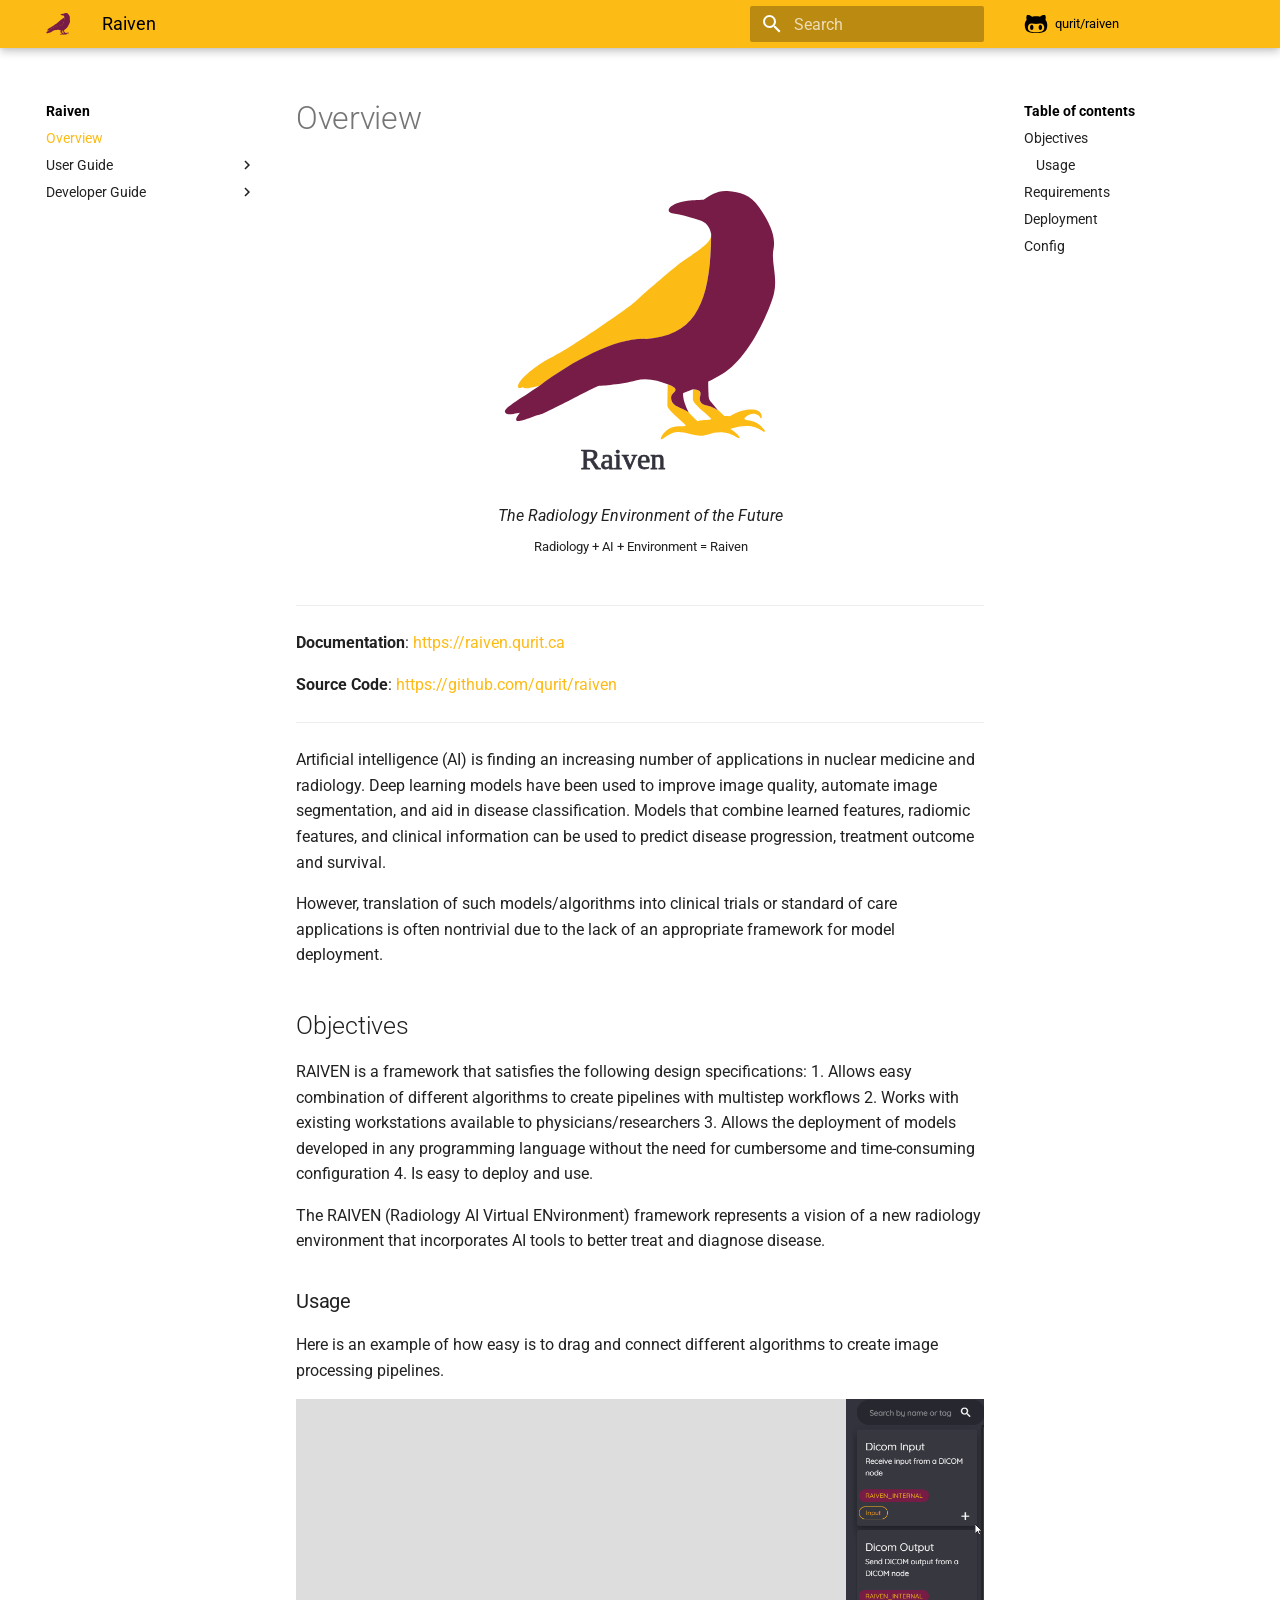
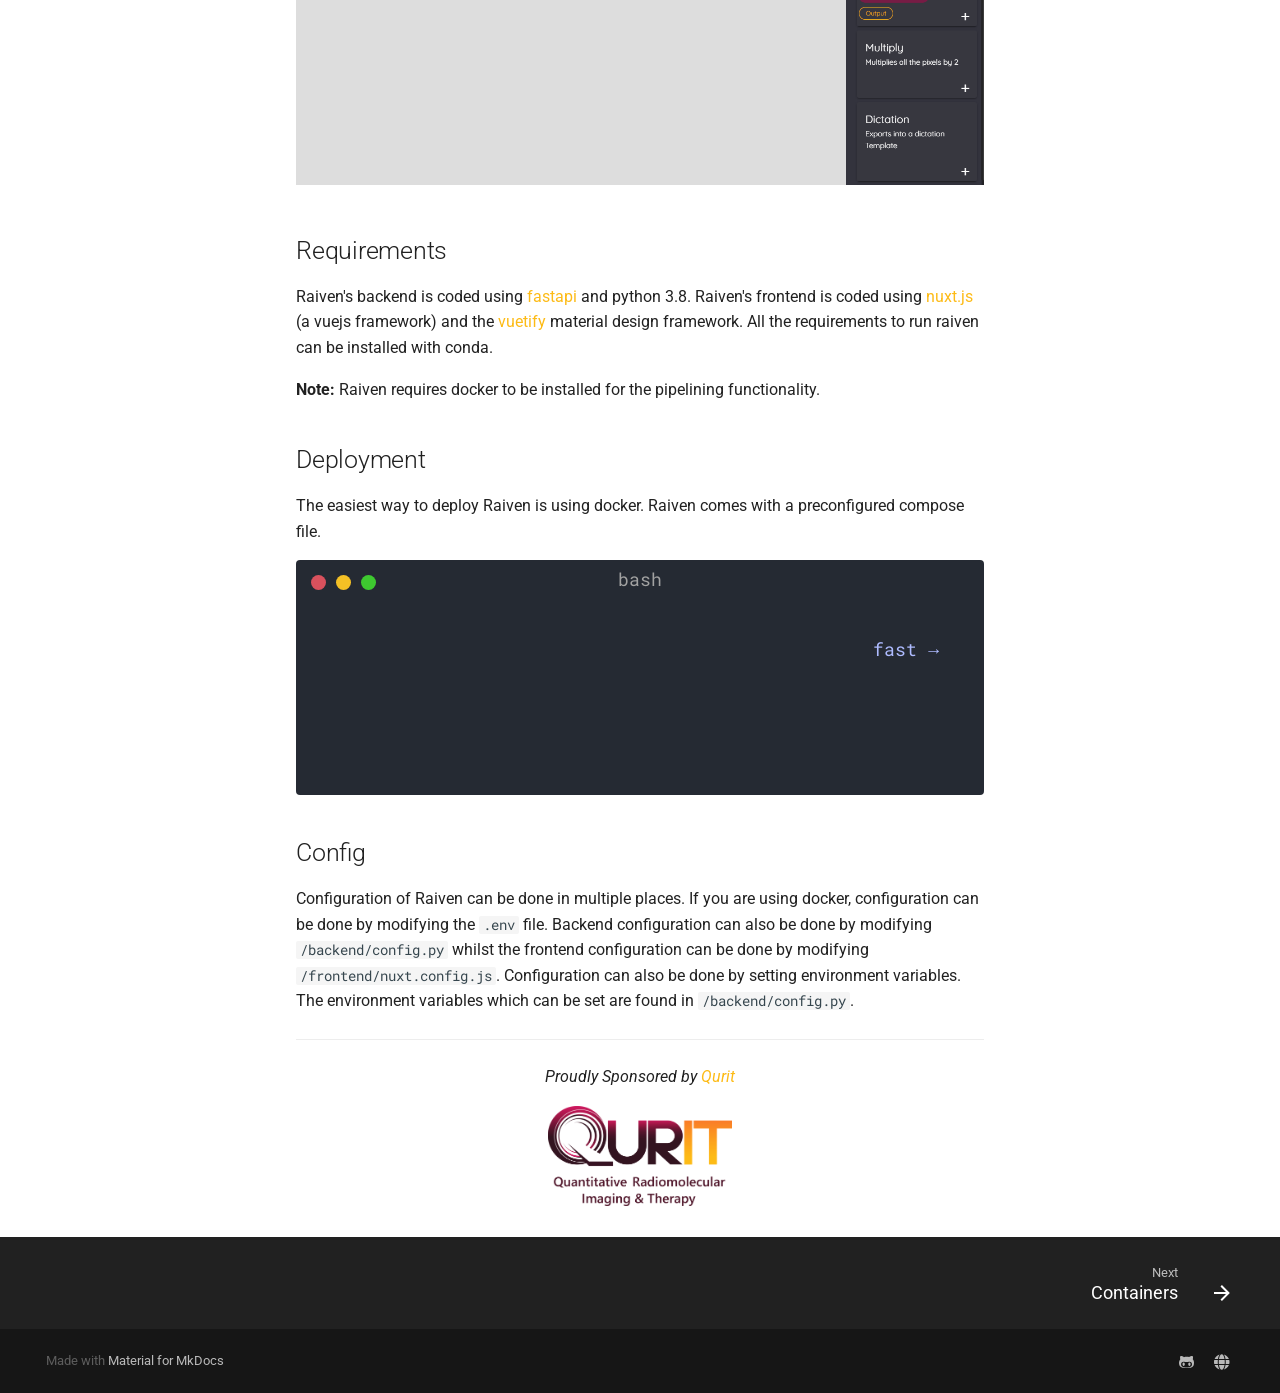
<file: index.html>
<!doctype html>
<html lang="en" class="no-js">
  <head>
    
      <meta charset="utf-8">
      <meta name="viewport" content="width=device-width,initial-scale=1">
      
      
      
      
      <link rel="icon" href="assets/raiven-logo.svg">
      <meta name="generator" content="mkdocs-1.2.2, mkdocs-material-7.2.6">
    
    
      
        <title>Raiven</title>
      
    
    
      <link rel="stylesheet" href="assets/stylesheets/main.802231af.min.css">
      
        
        <link rel="stylesheet" href="assets/stylesheets/palette.3f5d1f46.min.css">
        
      
    
    
    
      
        
        <link rel="preconnect" href="https://fonts.gstatic.com" crossorigin>
        <link rel="stylesheet" href="https://fonts.googleapis.com/css?family=Roboto:300,400,400i,700%7CRoboto+Mono&display=fallback">
        <style>:root{--md-text-font-family:"Roboto";--md-code-font-family:"Roboto Mono"}</style>
      
    
    
    
      <link rel="stylesheet" href="css/main.css">
    
      <link rel="stylesheet" href="css/termynal.css">
    
    
      


    
    
  </head>
  
  
    
    
      
    
    
    
    
    <body dir="ltr" data-md-color-scheme="primary" data-md-color-primary="" data-md-color-accent="">
  
    
    <script>function __prefix(e){return new URL(".",location).pathname+"."+e}function __get(e,t=localStorage){return JSON.parse(t.getItem(__prefix(e)))}</script>
    
      <script>var palette=__get("__palette");if(null!==palette&&"object"==typeof palette.color)for(var key in palette.color)document.body.setAttribute("data-md-color-"+key,palette.color[key])</script>
    
    <input class="md-toggle" data-md-toggle="drawer" type="checkbox" id="__drawer" autocomplete="off">
    <input class="md-toggle" data-md-toggle="search" type="checkbox" id="__search" autocomplete="off">
    <label class="md-overlay" for="__drawer"></label>
    <div data-md-component="skip">
      
        
        <a href="#objectives" class="md-skip">
          Skip to content
        </a>
      
    </div>
    <div data-md-component="announce">
      
    </div>
    
      <header class="md-header" data-md-component="header">
  <nav class="md-header__inner md-grid" aria-label="Header">
    <a href="." title="Raiven" class="md-header__button md-logo" aria-label="Raiven" data-md-component="logo">
      
  <img src="assets/raiven-logo-black.svg" alt="logo">

    </a>
    <label class="md-header__button md-icon" for="__drawer">
      <svg xmlns="http://www.w3.org/2000/svg" viewBox="0 0 24 24"><path d="M3 6h18v2H3V6m0 5h18v2H3v-2m0 5h18v2H3v-2z"/></svg>
    </label>
    <div class="md-header__title" data-md-component="header-title">
      <div class="md-header__ellipsis">
        <div class="md-header__topic">
          <span class="md-ellipsis">
            Raiven
          </span>
        </div>
        <div class="md-header__topic" data-md-component="header-topic">
          <span class="md-ellipsis">
            
              Overview
            
          </span>
        </div>
      </div>
    </div>
    
      <form class="md-header__option" data-md-component="palette">
        
          
          
          <input class="md-option" data-md-color-media="" data-md-color-scheme="primary" data-md-color-primary="" data-md-color-accent=""  aria-hidden="true"  type="radio" name="__palette" id="__palette_1">
          
        
      </form>
    
    
    
      <label class="md-header__button md-icon" for="__search">
        <svg xmlns="http://www.w3.org/2000/svg" viewBox="0 0 24 24"><path d="M9.5 3A6.5 6.5 0 0 1 16 9.5c0 1.61-.59 3.09-1.56 4.23l.27.27h.79l5 5-1.5 1.5-5-5v-.79l-.27-.27A6.516 6.516 0 0 1 9.5 16 6.5 6.5 0 0 1 3 9.5 6.5 6.5 0 0 1 9.5 3m0 2C7 5 5 7 5 9.5S7 14 9.5 14 14 12 14 9.5 12 5 9.5 5z"/></svg>
      </label>
      
<div class="md-search" data-md-component="search" role="dialog">
  <label class="md-search__overlay" for="__search"></label>
  <div class="md-search__inner" role="search">
    <form class="md-search__form" name="search">
      <input type="text" class="md-search__input" name="query" aria-label="Search" placeholder="Search" autocapitalize="off" autocorrect="off" autocomplete="off" spellcheck="false" data-md-component="search-query" required>
      <label class="md-search__icon md-icon" for="__search">
        <svg xmlns="http://www.w3.org/2000/svg" viewBox="0 0 24 24"><path d="M9.5 3A6.5 6.5 0 0 1 16 9.5c0 1.61-.59 3.09-1.56 4.23l.27.27h.79l5 5-1.5 1.5-5-5v-.79l-.27-.27A6.516 6.516 0 0 1 9.5 16 6.5 6.5 0 0 1 3 9.5 6.5 6.5 0 0 1 9.5 3m0 2C7 5 5 7 5 9.5S7 14 9.5 14 14 12 14 9.5 12 5 9.5 5z"/></svg>
        <svg xmlns="http://www.w3.org/2000/svg" viewBox="0 0 24 24"><path d="M20 11v2H8l5.5 5.5-1.42 1.42L4.16 12l7.92-7.92L13.5 5.5 8 11h12z"/></svg>
      </label>
      <nav class="md-search__options" aria-label="Search">
        
        <button type="reset" class="md-search__icon md-icon" aria-label="Clear" tabindex="-1">
          <svg xmlns="http://www.w3.org/2000/svg" viewBox="0 0 24 24"><path d="M19 6.41 17.59 5 12 10.59 6.41 5 5 6.41 10.59 12 5 17.59 6.41 19 12 13.41 17.59 19 19 17.59 13.41 12 19 6.41z"/></svg>
        </button>
      </nav>
      
    </form>
    <div class="md-search__output">
      <div class="md-search__scrollwrap" data-md-scrollfix>
        <div class="md-search-result" data-md-component="search-result">
          <div class="md-search-result__meta">
            Initializing search
          </div>
          <ol class="md-search-result__list"></ol>
        </div>
      </div>
    </div>
  </div>
</div>
    
    
      <div class="md-header__source">
        
<a href="https://github.com/qurit/raiven" title="Go to repository" class="md-source" data-md-component="source">
  <div class="md-source__icon md-icon">
    
    <svg xmlns="http://www.w3.org/2000/svg" viewBox="0 0 480 512"><path d="M186.1 328.7c0 20.9-10.9 55.1-36.7 55.1s-36.7-34.2-36.7-55.1 10.9-55.1 36.7-55.1 36.7 34.2 36.7 55.1zM480 278.2c0 31.9-3.2 65.7-17.5 95-37.9 76.6-142.1 74.8-216.7 74.8-75.8 0-186.2 2.7-225.6-74.8-14.6-29-20.2-63.1-20.2-95 0-41.9 13.9-81.5 41.5-113.6-5.2-15.8-7.7-32.4-7.7-48.8 0-21.5 4.9-32.3 14.6-51.8 45.3 0 74.3 9 108.8 36 29-6.9 58.8-10 88.7-10 27 0 54.2 2.9 80.4 9.2 34-26.7 63-35.2 107.8-35.2 9.8 19.5 14.6 30.3 14.6 51.8 0 16.4-2.6 32.7-7.7 48.2 27.5 32.4 39 72.3 39 114.2zm-64.3 50.5c0-43.9-26.7-82.6-73.5-82.6-18.9 0-37 3.4-56 6-14.9 2.3-29.8 3.2-45.1 3.2-15.2 0-30.1-.9-45.1-3.2-18.7-2.6-37-6-56-6-46.8 0-73.5 38.7-73.5 82.6 0 87.8 80.4 101.3 150.4 101.3h48.2c70.3 0 150.6-13.4 150.6-101.3zm-82.6-55.1c-25.8 0-36.7 34.2-36.7 55.1s10.9 55.1 36.7 55.1 36.7-34.2 36.7-55.1-10.9-55.1-36.7-55.1z"/></svg>
  </div>
  <div class="md-source__repository">
    qurit/raiven
  </div>
</a>
      </div>
    
  </nav>
</header>
    
    <div class="md-container" data-md-component="container">
      
      
        
      
      <main class="md-main" data-md-component="main">
        <div class="md-main__inner md-grid">
          
            
              
              <div class="md-sidebar md-sidebar--primary" data-md-component="sidebar" data-md-type="navigation" >
                <div class="md-sidebar__scrollwrap">
                  <div class="md-sidebar__inner">
                    


<nav class="md-nav md-nav--primary" aria-label="Navigation" data-md-level="0">
  <label class="md-nav__title" for="__drawer">
    <a href="." title="Raiven" class="md-nav__button md-logo" aria-label="Raiven" data-md-component="logo">
      
  <img src="assets/raiven-logo-black.svg" alt="logo">

    </a>
    Raiven
  </label>
  
    <div class="md-nav__source">
      
<a href="https://github.com/qurit/raiven" title="Go to repository" class="md-source" data-md-component="source">
  <div class="md-source__icon md-icon">
    
    <svg xmlns="http://www.w3.org/2000/svg" viewBox="0 0 480 512"><path d="M186.1 328.7c0 20.9-10.9 55.1-36.7 55.1s-36.7-34.2-36.7-55.1 10.9-55.1 36.7-55.1 36.7 34.2 36.7 55.1zM480 278.2c0 31.9-3.2 65.7-17.5 95-37.9 76.6-142.1 74.8-216.7 74.8-75.8 0-186.2 2.7-225.6-74.8-14.6-29-20.2-63.1-20.2-95 0-41.9 13.9-81.5 41.5-113.6-5.2-15.8-7.7-32.4-7.7-48.8 0-21.5 4.9-32.3 14.6-51.8 45.3 0 74.3 9 108.8 36 29-6.9 58.8-10 88.7-10 27 0 54.2 2.9 80.4 9.2 34-26.7 63-35.2 107.8-35.2 9.8 19.5 14.6 30.3 14.6 51.8 0 16.4-2.6 32.7-7.7 48.2 27.5 32.4 39 72.3 39 114.2zm-64.3 50.5c0-43.9-26.7-82.6-73.5-82.6-18.9 0-37 3.4-56 6-14.9 2.3-29.8 3.2-45.1 3.2-15.2 0-30.1-.9-45.1-3.2-18.7-2.6-37-6-56-6-46.8 0-73.5 38.7-73.5 82.6 0 87.8 80.4 101.3 150.4 101.3h48.2c70.3 0 150.6-13.4 150.6-101.3zm-82.6-55.1c-25.8 0-36.7 34.2-36.7 55.1s10.9 55.1 36.7 55.1 36.7-34.2 36.7-55.1-10.9-55.1-36.7-55.1z"/></svg>
  </div>
  <div class="md-source__repository">
    qurit/raiven
  </div>
</a>
    </div>
  
  <ul class="md-nav__list" data-md-scrollfix>
    
      
      
      

  
  
    
  
  
    <li class="md-nav__item md-nav__item--active">
      
      <input class="md-nav__toggle md-toggle" data-md-toggle="toc" type="checkbox" id="__toc">
      
      
      
        <label class="md-nav__link md-nav__link--active" for="__toc">
          Overview
          <span class="md-nav__icon md-icon"></span>
        </label>
      
      <a href="." class="md-nav__link md-nav__link--active">
        Overview
      </a>
      
        
<nav class="md-nav md-nav--secondary" aria-label="Table of contents">
  
  
  
  
    <label class="md-nav__title" for="__toc">
      <span class="md-nav__icon md-icon"></span>
      Table of contents
    </label>
    <ul class="md-nav__list" data-md-component="toc" data-md-scrollfix>
      
        <li class="md-nav__item">
  <a href="#objectives" class="md-nav__link">
    Objectives
  </a>
  
    <nav class="md-nav" aria-label="Objectives">
      <ul class="md-nav__list">
        
          <li class="md-nav__item">
  <a href="#usage" class="md-nav__link">
    Usage
  </a>
  
</li>
        
      </ul>
    </nav>
  
</li>
      
        <li class="md-nav__item">
  <a href="#requirements" class="md-nav__link">
    Requirements
  </a>
  
</li>
      
        <li class="md-nav__item">
  <a href="#deployment" class="md-nav__link">
    Deployment
  </a>
  
</li>
      
        <li class="md-nav__item">
  <a href="#config" class="md-nav__link">
    Config
  </a>
  
</li>
      
    </ul>
  
</nav>
      
    </li>
  

    
      
      
      

  
  
  
    
    <li class="md-nav__item md-nav__item--nested">
      
      
        <input class="md-nav__toggle md-toggle" data-md-toggle="__nav_2" type="checkbox" id="__nav_2" >
      
      <label class="md-nav__link" for="__nav_2">
        User Guide
        <span class="md-nav__icon md-icon"></span>
      </label>
      <nav class="md-nav" aria-label="User Guide" data-md-level="1">
        <label class="md-nav__title" for="__nav_2">
          <span class="md-nav__icon md-icon"></span>
          User Guide
        </label>
        <ul class="md-nav__list" data-md-scrollfix>
          
            
  
  
  
    <li class="md-nav__item">
      <a href="containers/" class="md-nav__link">
        Containers
      </a>
    </li>
  

          
            
  
  
  
    <li class="md-nav__item">
      <a href="pipelines/" class="md-nav__link">
        Pipelines
      </a>
    </li>
  

          
            
  
  
  
    <li class="md-nav__item">
      <a href="uploading-data/" class="md-nav__link">
        Uploading data
      </a>
    </li>
  

          
        </ul>
      </nav>
    </li>
  

    
      
      
      

  
  
  
    
    <li class="md-nav__item md-nav__item--nested">
      
      
        <input class="md-nav__toggle md-toggle" data-md-toggle="__nav_3" type="checkbox" id="__nav_3" >
      
      <label class="md-nav__link" for="__nav_3">
        Developer Guide
        <span class="md-nav__icon md-icon"></span>
      </label>
      <nav class="md-nav" aria-label="Developer Guide" data-md-level="1">
        <label class="md-nav__title" for="__nav_3">
          <span class="md-nav__icon md-icon"></span>
          Developer Guide
        </label>
        <ul class="md-nav__list" data-md-scrollfix>
          
            
  
  
  
    <li class="md-nav__item">
      <a href="frontend/" class="md-nav__link">
        Frontend
      </a>
    </li>
  

          
            
  
  
  
    <li class="md-nav__item">
      <a href="backend/" class="md-nav__link">
        Backend
      </a>
    </li>
  

          
            
  
  
  
    <li class="md-nav__item">
      <a href="documentation/" class="md-nav__link">
        Documentation
      </a>
    </li>
  

          
        </ul>
      </nav>
    </li>
  

    
  </ul>
</nav>
                  </div>
                </div>
              </div>
            
            
              
              <div class="md-sidebar md-sidebar--secondary" data-md-component="sidebar" data-md-type="toc" >
                <div class="md-sidebar__scrollwrap">
                  <div class="md-sidebar__inner">
                    
<nav class="md-nav md-nav--secondary" aria-label="Table of contents">
  
  
  
  
    <label class="md-nav__title" for="__toc">
      <span class="md-nav__icon md-icon"></span>
      Table of contents
    </label>
    <ul class="md-nav__list" data-md-component="toc" data-md-scrollfix>
      
        <li class="md-nav__item">
  <a href="#objectives" class="md-nav__link">
    Objectives
  </a>
  
    <nav class="md-nav" aria-label="Objectives">
      <ul class="md-nav__list">
        
          <li class="md-nav__item">
  <a href="#usage" class="md-nav__link">
    Usage
  </a>
  
</li>
        
      </ul>
    </nav>
  
</li>
      
        <li class="md-nav__item">
  <a href="#requirements" class="md-nav__link">
    Requirements
  </a>
  
</li>
      
        <li class="md-nav__item">
  <a href="#deployment" class="md-nav__link">
    Deployment
  </a>
  
</li>
      
        <li class="md-nav__item">
  <a href="#config" class="md-nav__link">
    Config
  </a>
  
</li>
      
    </ul>
  
</nav>
                  </div>
                </div>
              </div>
            
          
          <div class="md-content" data-md-component="content">
            <article class="md-content__inner md-typeset">
              
                
                
                  <h1>Overview</h1>
                
                <p align="center">
  <img src="./assets/raiven-logo-text.svg" alt="Raiven Logo" style="height:300px"/>
</p>
<p align="center">
  <em>The Radiology Environment of the Future</em></br>
  <sub>Radiology + AI + Environment  = Raiven</sub></br></br>
</p>
<p align="center">
</p>

<hr />
<p><strong>Documentation</strong>: <a href="https://raiven.qurit.ca" target="_blank">https://raiven.qurit.ca</a></p>
<p><strong>Source Code</strong>: <a href="https://github.com/qurit/raiven" target="_blank">https://github.com/qurit/raiven</a></p>
<hr />
<p>Artificial intelligence (AI) is finding an increasing number of applications in nuclear medicine and radiology. Deep 
learning models have been used to improve image quality, automate image segmentation, and aid in disease classification.
Models that combine learned features, radiomic features, and clinical information can be used to predict disease progression,
treatment outcome and survival. </p>
<p>However, translation of such models/algorithms into clinical trials or standard of care applications is often nontrivial
due to the lack of an appropriate framework for model deployment.</p>
<h2 id="objectives">Objectives</h2>
<p>RAIVEN is a framework that satisfies the following design specifications: 
1. Allows easy combination of different algorithms to create pipelines with multistep workflows
2. Works with existing workstations available to physicians/researchers 
3. Allows the deployment of models developed in any programming language without the need for cumbersome and time-consuming configuration 
4. Is easy to deploy and use. </p>
<p>The RAIVEN (Radiology AI Virtual ENvironment) framework represents a vision of a new radiology environment that 
incorporates AI tools to better treat and diagnose disease.</p>
<h3 id="usage">Usage</h3>
<p>Here is an example of how easy is to drag and connect different algorithms to create image processing pipelines.</p>
<p align="center">
  <img src="./assets/pipeline_builder.gif" alt="Pipeline Builder Example" />
</p>

<h2 id="requirements">Requirements</h2>
<p>Raiven's backend is coded using <a href="https://fastapi.tiangolo.com/">fastapi</a> and python 3.8. Raiven's frontend is coded
using <a href="https://nuxtjs.org">nuxt.js</a> (a vuejs framework) and the <a href="https://vuetifyjs.com/">vuetify</a> material design framework.
All the requirements to run raiven can be installed with conda.</p>
<p><strong>Note:</strong> Raiven requires docker to be installed for the pipelining functionality.</p>
<h2 id="deployment">Deployment</h2>
<p>The easiest way to deploy Raiven is using docker. Raiven comes with a preconfigured compose file.</p>
<div class="termy">

<div class="highlight"><pre><span></span><code><span class="gp">$ </span>docker-compose up -d
</code></pre></div>

</div>

<h2 id="config">Config</h2>
<p>Configuration of Raiven can be done in multiple places. If you are using docker, configuration
can be done by modifying the <code>.env</code> file. Backend configuration can also be done by modifying <code>/backend/config.py</code> whilst
the frontend configuration can be done by modifying <code>/frontend/nuxt.config.js</code>. Configuration can also be done by
setting environment variables. The environment variables which can be set are found in <code>/backend/config.py</code>.</p>
<hr />
<p align="center">
  <em>Proudly Sponsored by <a href="https://qurit.ca">Qurit</a></em>
</p>
<p align="center">
  <img src="./assets/qurit-logo-text.png" alt="Qurit Logo" style="max-height: 100px" />
</p>
                
              
              
                


              
            </article>
          </div>
        </div>
        
      </main>
      
        
<footer class="md-footer">
  
    <nav class="md-footer__inner md-grid" aria-label="Footer">
      
      
        
        <a href="containers/" class="md-footer__link md-footer__link--next" aria-label="Next: Containers" rel="next">
          <div class="md-footer__title">
            <div class="md-ellipsis">
              <span class="md-footer__direction">
                Next
              </span>
              Containers
            </div>
          </div>
          <div class="md-footer__button md-icon">
            <svg xmlns="http://www.w3.org/2000/svg" viewBox="0 0 24 24"><path d="M4 11v2h12l-5.5 5.5 1.42 1.42L19.84 12l-7.92-7.92L10.5 5.5 16 11H4z"/></svg>
          </div>
        </a>
      
    </nav>
  
  <div class="md-footer-meta md-typeset">
    <div class="md-footer-meta__inner md-grid">
      <div class="md-footer-copyright">
        
        Made with
        <a href="https://squidfunk.github.io/mkdocs-material/" target="_blank" rel="noopener">
          Material for MkDocs
        </a>
        
      </div>
      
  <div class="md-footer-social">
    
      
      
        
        
      
      <a href="https://github.com/qurit" target="_blank" rel="noopener" title="github.com" class="md-footer-social__link">
        <svg xmlns="http://www.w3.org/2000/svg" viewBox="0 0 480 512"><path d="M186.1 328.7c0 20.9-10.9 55.1-36.7 55.1s-36.7-34.2-36.7-55.1 10.9-55.1 36.7-55.1 36.7 34.2 36.7 55.1zM480 278.2c0 31.9-3.2 65.7-17.5 95-37.9 76.6-142.1 74.8-216.7 74.8-75.8 0-186.2 2.7-225.6-74.8-14.6-29-20.2-63.1-20.2-95 0-41.9 13.9-81.5 41.5-113.6-5.2-15.8-7.7-32.4-7.7-48.8 0-21.5 4.9-32.3 14.6-51.8 45.3 0 74.3 9 108.8 36 29-6.9 58.8-10 88.7-10 27 0 54.2 2.9 80.4 9.2 34-26.7 63-35.2 107.8-35.2 9.8 19.5 14.6 30.3 14.6 51.8 0 16.4-2.6 32.7-7.7 48.2 27.5 32.4 39 72.3 39 114.2zm-64.3 50.5c0-43.9-26.7-82.6-73.5-82.6-18.9 0-37 3.4-56 6-14.9 2.3-29.8 3.2-45.1 3.2-15.2 0-30.1-.9-45.1-3.2-18.7-2.6-37-6-56-6-46.8 0-73.5 38.7-73.5 82.6 0 87.8 80.4 101.3 150.4 101.3h48.2c70.3 0 150.6-13.4 150.6-101.3zm-82.6-55.1c-25.8 0-36.7 34.2-36.7 55.1s10.9 55.1 36.7 55.1 36.7-34.2 36.7-55.1-10.9-55.1-36.7-55.1z"/></svg>
      </a>
    
      
      
        
        
      
      <a href="https://qurit.ca" target="_blank" rel="noopener" title="qurit.ca" class="md-footer-social__link">
        <svg xmlns="http://www.w3.org/2000/svg" viewBox="0 0 496 512"><path d="M336.5 160C322 70.7 287.8 8 248 8s-74 62.7-88.5 152h177zM152 256c0 22.2 1.2 43.5 3.3 64h185.3c2.1-20.5 3.3-41.8 3.3-64s-1.2-43.5-3.3-64H155.3c-2.1 20.5-3.3 41.8-3.3 64zm324.7-96c-28.6-67.9-86.5-120.4-158-141.6 24.4 33.8 41.2 84.7 50 141.6h108zM177.2 18.4C105.8 39.6 47.8 92.1 19.3 160h108c8.7-56.9 25.5-107.8 49.9-141.6zM487.4 192H372.7c2.1 21 3.3 42.5 3.3 64s-1.2 43-3.3 64h114.6c5.5-20.5 8.6-41.8 8.6-64s-3.1-43.5-8.5-64zM120 256c0-21.5 1.2-43 3.3-64H8.6C3.2 212.5 0 233.8 0 256s3.2 43.5 8.6 64h114.6c-2-21-3.2-42.5-3.2-64zm39.5 96c14.5 89.3 48.7 152 88.5 152s74-62.7 88.5-152h-177zm159.3 141.6c71.4-21.2 129.4-73.7 158-141.6h-108c-8.8 56.9-25.6 107.8-50 141.6zM19.3 352c28.6 67.9 86.5 120.4 158 141.6-24.4-33.8-41.2-84.7-50-141.6h-108z"/></svg>
      </a>
    
  </div>

    </div>
  </div>
</footer>
      
    </div>
    <div class="md-dialog" data-md-component="dialog">
      <div class="md-dialog__inner md-typeset"></div>
    </div>
    <script id="__config" type="application/json">{"base": ".", "features": [], "translations": {"clipboard.copy": "Copy to clipboard", "clipboard.copied": "Copied to clipboard", "search.config.lang": "en", "search.config.pipeline": "trimmer, stopWordFilter", "search.config.separator": "[\\s\\-]+", "search.placeholder": "Search", "search.result.placeholder": "Type to start searching", "search.result.none": "No matching documents", "search.result.one": "1 matching document", "search.result.other": "# matching documents", "search.result.more.one": "1 more on this page", "search.result.more.other": "# more on this page", "search.result.term.missing": "Missing", "select.version.title": "Select version"}, "search": "assets/javascripts/workers/search.409db549.min.js", "version": null}</script>
    
    
      <script src="assets/javascripts/bundle.756773cc.min.js"></script>
      
        <script src="js/termynal.js"></script>
      
        <script src="js/termy.js"></script>
      
    
  </body>
</html>
</file>
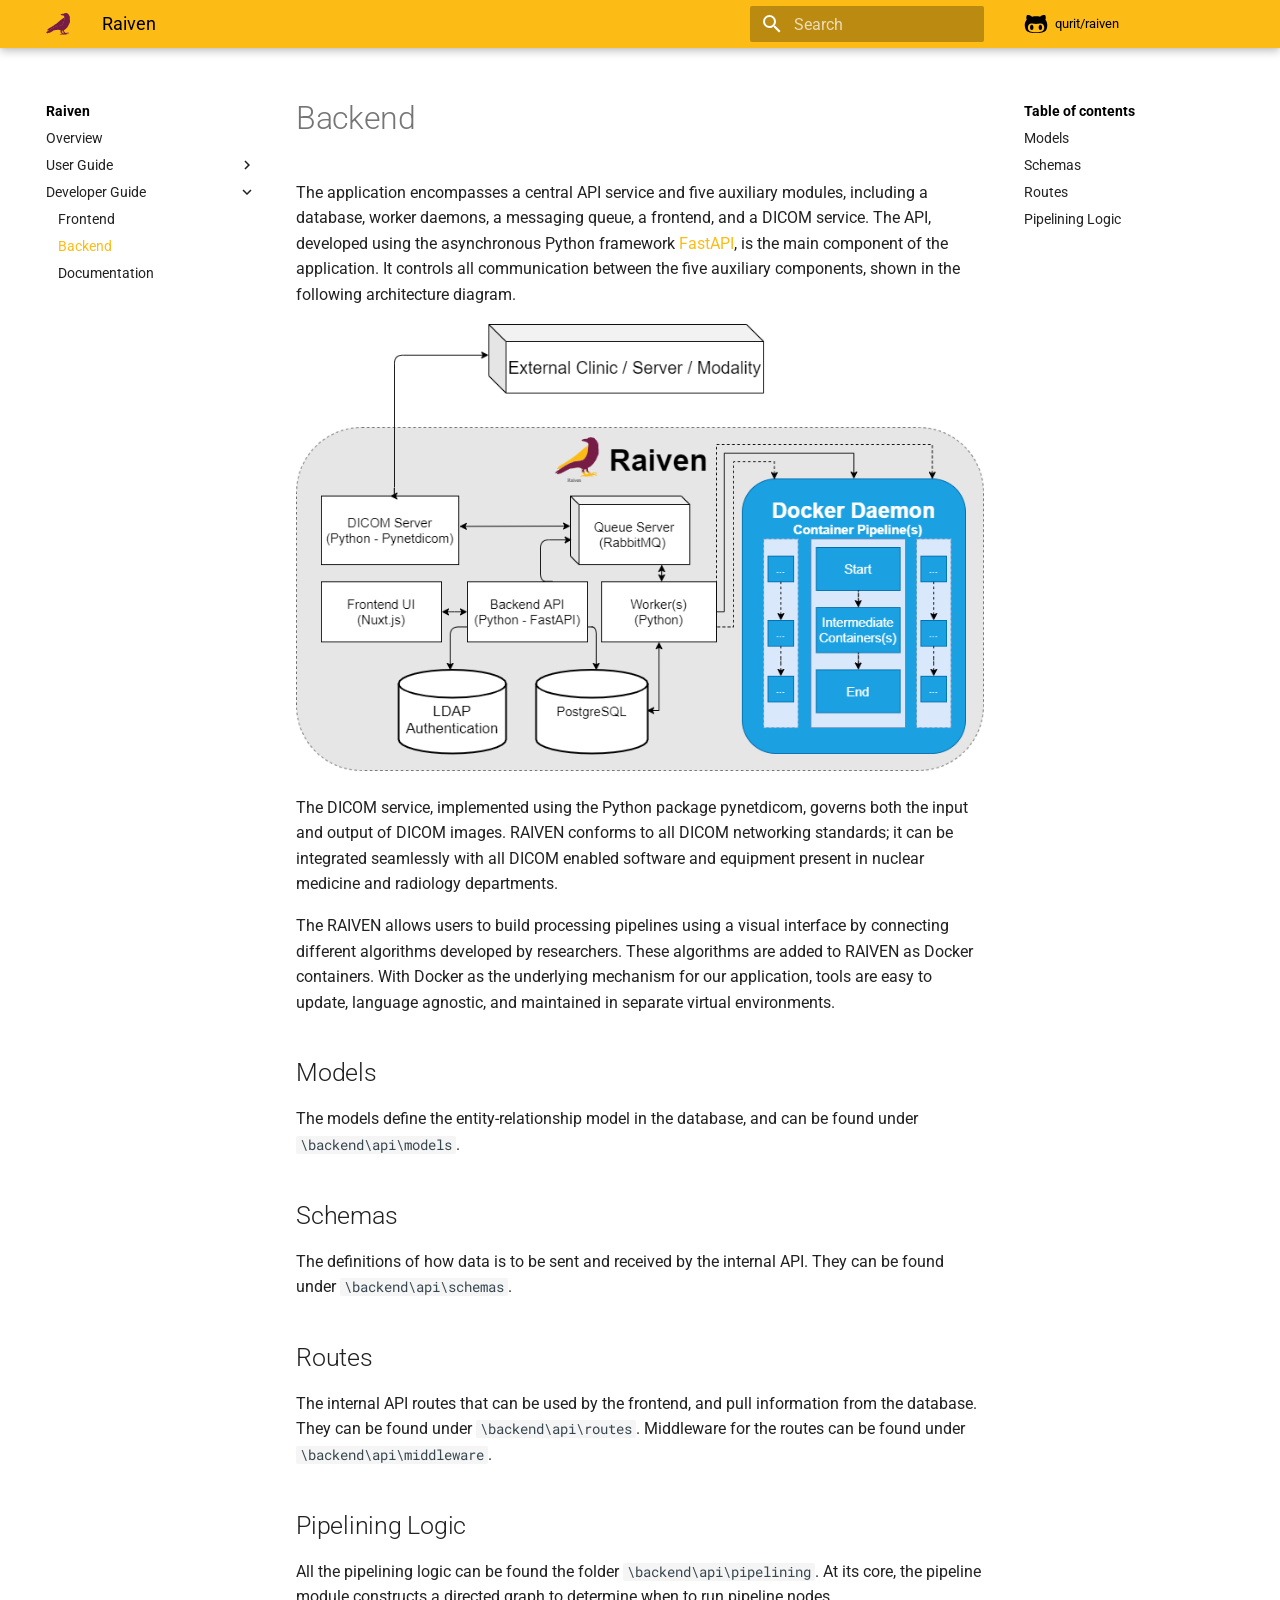
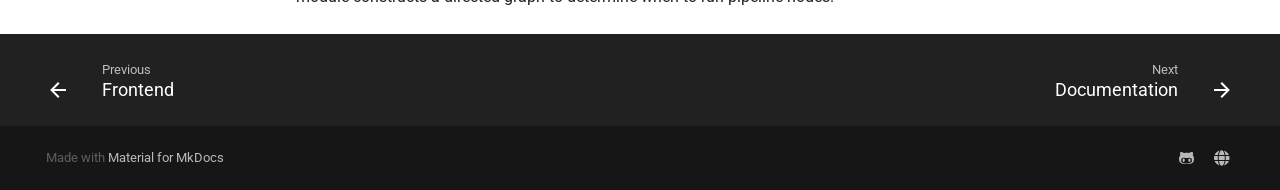
<file: backend/index.html>
<!doctype html>
<html lang="en" class="no-js">
  <head>
    
      <meta charset="utf-8">
      <meta name="viewport" content="width=device-width,initial-scale=1">
      
      
      
      
      <link rel="icon" href="../assets/raiven-logo.svg">
      <meta name="generator" content="mkdocs-1.2.2, mkdocs-material-7.2.6">
    
    
      
        <title>Backend - Raiven</title>
      
    
    
      <link rel="stylesheet" href="../assets/stylesheets/main.802231af.min.css">
      
        
        <link rel="stylesheet" href="../assets/stylesheets/palette.3f5d1f46.min.css">
        
      
    
    
    
      
        
        <link rel="preconnect" href="https://fonts.gstatic.com" crossorigin>
        <link rel="stylesheet" href="https://fonts.googleapis.com/css?family=Roboto:300,400,400i,700%7CRoboto+Mono&display=fallback">
        <style>:root{--md-text-font-family:"Roboto";--md-code-font-family:"Roboto Mono"}</style>
      
    
    
    
      <link rel="stylesheet" href="../css/main.css">
    
      <link rel="stylesheet" href="../css/termynal.css">
    
    
      


    
    
  </head>
  
  
    
    
      
    
    
    
    
    <body dir="ltr" data-md-color-scheme="primary" data-md-color-primary="" data-md-color-accent="">
  
    
    <script>function __prefix(e){return new URL("..",location).pathname+"."+e}function __get(e,t=localStorage){return JSON.parse(t.getItem(__prefix(e)))}</script>
    
      <script>var palette=__get("__palette");if(null!==palette&&"object"==typeof palette.color)for(var key in palette.color)document.body.setAttribute("data-md-color-"+key,palette.color[key])</script>
    
    <input class="md-toggle" data-md-toggle="drawer" type="checkbox" id="__drawer" autocomplete="off">
    <input class="md-toggle" data-md-toggle="search" type="checkbox" id="__search" autocomplete="off">
    <label class="md-overlay" for="__drawer"></label>
    <div data-md-component="skip">
      
        
        <a href="#backend" class="md-skip">
          Skip to content
        </a>
      
    </div>
    <div data-md-component="announce">
      
    </div>
    
      <header class="md-header" data-md-component="header">
  <nav class="md-header__inner md-grid" aria-label="Header">
    <a href=".." title="Raiven" class="md-header__button md-logo" aria-label="Raiven" data-md-component="logo">
      
  <img src="../assets/raiven-logo-black.svg" alt="logo">

    </a>
    <label class="md-header__button md-icon" for="__drawer">
      <svg xmlns="http://www.w3.org/2000/svg" viewBox="0 0 24 24"><path d="M3 6h18v2H3V6m0 5h18v2H3v-2m0 5h18v2H3v-2z"/></svg>
    </label>
    <div class="md-header__title" data-md-component="header-title">
      <div class="md-header__ellipsis">
        <div class="md-header__topic">
          <span class="md-ellipsis">
            Raiven
          </span>
        </div>
        <div class="md-header__topic" data-md-component="header-topic">
          <span class="md-ellipsis">
            
              Backend
            
          </span>
        </div>
      </div>
    </div>
    
      <form class="md-header__option" data-md-component="palette">
        
          
          
          <input class="md-option" data-md-color-media="" data-md-color-scheme="primary" data-md-color-primary="" data-md-color-accent=""  aria-hidden="true"  type="radio" name="__palette" id="__palette_1">
          
        
      </form>
    
    
    
      <label class="md-header__button md-icon" for="__search">
        <svg xmlns="http://www.w3.org/2000/svg" viewBox="0 0 24 24"><path d="M9.5 3A6.5 6.5 0 0 1 16 9.5c0 1.61-.59 3.09-1.56 4.23l.27.27h.79l5 5-1.5 1.5-5-5v-.79l-.27-.27A6.516 6.516 0 0 1 9.5 16 6.5 6.5 0 0 1 3 9.5 6.5 6.5 0 0 1 9.5 3m0 2C7 5 5 7 5 9.5S7 14 9.5 14 14 12 14 9.5 12 5 9.5 5z"/></svg>
      </label>
      
<div class="md-search" data-md-component="search" role="dialog">
  <label class="md-search__overlay" for="__search"></label>
  <div class="md-search__inner" role="search">
    <form class="md-search__form" name="search">
      <input type="text" class="md-search__input" name="query" aria-label="Search" placeholder="Search" autocapitalize="off" autocorrect="off" autocomplete="off" spellcheck="false" data-md-component="search-query" required>
      <label class="md-search__icon md-icon" for="__search">
        <svg xmlns="http://www.w3.org/2000/svg" viewBox="0 0 24 24"><path d="M9.5 3A6.5 6.5 0 0 1 16 9.5c0 1.61-.59 3.09-1.56 4.23l.27.27h.79l5 5-1.5 1.5-5-5v-.79l-.27-.27A6.516 6.516 0 0 1 9.5 16 6.5 6.5 0 0 1 3 9.5 6.5 6.5 0 0 1 9.5 3m0 2C7 5 5 7 5 9.5S7 14 9.5 14 14 12 14 9.5 12 5 9.5 5z"/></svg>
        <svg xmlns="http://www.w3.org/2000/svg" viewBox="0 0 24 24"><path d="M20 11v2H8l5.5 5.5-1.42 1.42L4.16 12l7.92-7.92L13.5 5.5 8 11h12z"/></svg>
      </label>
      <nav class="md-search__options" aria-label="Search">
        
        <button type="reset" class="md-search__icon md-icon" aria-label="Clear" tabindex="-1">
          <svg xmlns="http://www.w3.org/2000/svg" viewBox="0 0 24 24"><path d="M19 6.41 17.59 5 12 10.59 6.41 5 5 6.41 10.59 12 5 17.59 6.41 19 12 13.41 17.59 19 19 17.59 13.41 12 19 6.41z"/></svg>
        </button>
      </nav>
      
    </form>
    <div class="md-search__output">
      <div class="md-search__scrollwrap" data-md-scrollfix>
        <div class="md-search-result" data-md-component="search-result">
          <div class="md-search-result__meta">
            Initializing search
          </div>
          <ol class="md-search-result__list"></ol>
        </div>
      </div>
    </div>
  </div>
</div>
    
    
      <div class="md-header__source">
        
<a href="https://github.com/qurit/raiven" title="Go to repository" class="md-source" data-md-component="source">
  <div class="md-source__icon md-icon">
    
    <svg xmlns="http://www.w3.org/2000/svg" viewBox="0 0 480 512"><path d="M186.1 328.7c0 20.9-10.9 55.1-36.7 55.1s-36.7-34.2-36.7-55.1 10.9-55.1 36.7-55.1 36.7 34.2 36.7 55.1zM480 278.2c0 31.9-3.2 65.7-17.5 95-37.9 76.6-142.1 74.8-216.7 74.8-75.8 0-186.2 2.7-225.6-74.8-14.6-29-20.2-63.1-20.2-95 0-41.9 13.9-81.5 41.5-113.6-5.2-15.8-7.7-32.4-7.7-48.8 0-21.5 4.9-32.3 14.6-51.8 45.3 0 74.3 9 108.8 36 29-6.9 58.8-10 88.7-10 27 0 54.2 2.9 80.4 9.2 34-26.7 63-35.2 107.8-35.2 9.8 19.5 14.6 30.3 14.6 51.8 0 16.4-2.6 32.7-7.7 48.2 27.5 32.4 39 72.3 39 114.2zm-64.3 50.5c0-43.9-26.7-82.6-73.5-82.6-18.9 0-37 3.4-56 6-14.9 2.3-29.8 3.2-45.1 3.2-15.2 0-30.1-.9-45.1-3.2-18.7-2.6-37-6-56-6-46.8 0-73.5 38.7-73.5 82.6 0 87.8 80.4 101.3 150.4 101.3h48.2c70.3 0 150.6-13.4 150.6-101.3zm-82.6-55.1c-25.8 0-36.7 34.2-36.7 55.1s10.9 55.1 36.7 55.1 36.7-34.2 36.7-55.1-10.9-55.1-36.7-55.1z"/></svg>
  </div>
  <div class="md-source__repository">
    qurit/raiven
  </div>
</a>
      </div>
    
  </nav>
</header>
    
    <div class="md-container" data-md-component="container">
      
      
        
      
      <main class="md-main" data-md-component="main">
        <div class="md-main__inner md-grid">
          
            
              
              <div class="md-sidebar md-sidebar--primary" data-md-component="sidebar" data-md-type="navigation" >
                <div class="md-sidebar__scrollwrap">
                  <div class="md-sidebar__inner">
                    


<nav class="md-nav md-nav--primary" aria-label="Navigation" data-md-level="0">
  <label class="md-nav__title" for="__drawer">
    <a href=".." title="Raiven" class="md-nav__button md-logo" aria-label="Raiven" data-md-component="logo">
      
  <img src="../assets/raiven-logo-black.svg" alt="logo">

    </a>
    Raiven
  </label>
  
    <div class="md-nav__source">
      
<a href="https://github.com/qurit/raiven" title="Go to repository" class="md-source" data-md-component="source">
  <div class="md-source__icon md-icon">
    
    <svg xmlns="http://www.w3.org/2000/svg" viewBox="0 0 480 512"><path d="M186.1 328.7c0 20.9-10.9 55.1-36.7 55.1s-36.7-34.2-36.7-55.1 10.9-55.1 36.7-55.1 36.7 34.2 36.7 55.1zM480 278.2c0 31.9-3.2 65.7-17.5 95-37.9 76.6-142.1 74.8-216.7 74.8-75.8 0-186.2 2.7-225.6-74.8-14.6-29-20.2-63.1-20.2-95 0-41.9 13.9-81.5 41.5-113.6-5.2-15.8-7.7-32.4-7.7-48.8 0-21.5 4.9-32.3 14.6-51.8 45.3 0 74.3 9 108.8 36 29-6.9 58.8-10 88.7-10 27 0 54.2 2.9 80.4 9.2 34-26.7 63-35.2 107.8-35.2 9.8 19.5 14.6 30.3 14.6 51.8 0 16.4-2.6 32.7-7.7 48.2 27.5 32.4 39 72.3 39 114.2zm-64.3 50.5c0-43.9-26.7-82.6-73.5-82.6-18.9 0-37 3.4-56 6-14.9 2.3-29.8 3.2-45.1 3.2-15.2 0-30.1-.9-45.1-3.2-18.7-2.6-37-6-56-6-46.8 0-73.5 38.7-73.5 82.6 0 87.8 80.4 101.3 150.4 101.3h48.2c70.3 0 150.6-13.4 150.6-101.3zm-82.6-55.1c-25.8 0-36.7 34.2-36.7 55.1s10.9 55.1 36.7 55.1 36.7-34.2 36.7-55.1-10.9-55.1-36.7-55.1z"/></svg>
  </div>
  <div class="md-source__repository">
    qurit/raiven
  </div>
</a>
    </div>
  
  <ul class="md-nav__list" data-md-scrollfix>
    
      
      
      

  
  
  
    <li class="md-nav__item">
      <a href=".." class="md-nav__link">
        Overview
      </a>
    </li>
  

    
      
      
      

  
  
  
    
    <li class="md-nav__item md-nav__item--nested">
      
      
        <input class="md-nav__toggle md-toggle" data-md-toggle="__nav_2" type="checkbox" id="__nav_2" >
      
      <label class="md-nav__link" for="__nav_2">
        User Guide
        <span class="md-nav__icon md-icon"></span>
      </label>
      <nav class="md-nav" aria-label="User Guide" data-md-level="1">
        <label class="md-nav__title" for="__nav_2">
          <span class="md-nav__icon md-icon"></span>
          User Guide
        </label>
        <ul class="md-nav__list" data-md-scrollfix>
          
            
  
  
  
    <li class="md-nav__item">
      <a href="../containers/" class="md-nav__link">
        Containers
      </a>
    </li>
  

          
            
  
  
  
    <li class="md-nav__item">
      <a href="../pipelines/" class="md-nav__link">
        Pipelines
      </a>
    </li>
  

          
            
  
  
  
    <li class="md-nav__item">
      <a href="../uploading-data/" class="md-nav__link">
        Uploading data
      </a>
    </li>
  

          
        </ul>
      </nav>
    </li>
  

    
      
      
      

  
  
    
  
  
    
    <li class="md-nav__item md-nav__item--active md-nav__item--nested">
      
      
        <input class="md-nav__toggle md-toggle" data-md-toggle="__nav_3" type="checkbox" id="__nav_3" checked>
      
      <label class="md-nav__link" for="__nav_3">
        Developer Guide
        <span class="md-nav__icon md-icon"></span>
      </label>
      <nav class="md-nav" aria-label="Developer Guide" data-md-level="1">
        <label class="md-nav__title" for="__nav_3">
          <span class="md-nav__icon md-icon"></span>
          Developer Guide
        </label>
        <ul class="md-nav__list" data-md-scrollfix>
          
            
  
  
  
    <li class="md-nav__item">
      <a href="../frontend/" class="md-nav__link">
        Frontend
      </a>
    </li>
  

          
            
  
  
    
  
  
    <li class="md-nav__item md-nav__item--active">
      
      <input class="md-nav__toggle md-toggle" data-md-toggle="toc" type="checkbox" id="__toc">
      
      
        
      
      
        <label class="md-nav__link md-nav__link--active" for="__toc">
          Backend
          <span class="md-nav__icon md-icon"></span>
        </label>
      
      <a href="./" class="md-nav__link md-nav__link--active">
        Backend
      </a>
      
        
<nav class="md-nav md-nav--secondary" aria-label="Table of contents">
  
  
  
    
  
  
    <label class="md-nav__title" for="__toc">
      <span class="md-nav__icon md-icon"></span>
      Table of contents
    </label>
    <ul class="md-nav__list" data-md-component="toc" data-md-scrollfix>
      
        <li class="md-nav__item">
  <a href="#models" class="md-nav__link">
    Models
  </a>
  
</li>
      
        <li class="md-nav__item">
  <a href="#schemas" class="md-nav__link">
    Schemas
  </a>
  
</li>
      
        <li class="md-nav__item">
  <a href="#routes" class="md-nav__link">
    Routes
  </a>
  
</li>
      
        <li class="md-nav__item">
  <a href="#pipelining-logic" class="md-nav__link">
    Pipelining Logic
  </a>
  
</li>
      
    </ul>
  
</nav>
      
    </li>
  

          
            
  
  
  
    <li class="md-nav__item">
      <a href="../documentation/" class="md-nav__link">
        Documentation
      </a>
    </li>
  

          
        </ul>
      </nav>
    </li>
  

    
  </ul>
</nav>
                  </div>
                </div>
              </div>
            
            
              
              <div class="md-sidebar md-sidebar--secondary" data-md-component="sidebar" data-md-type="toc" >
                <div class="md-sidebar__scrollwrap">
                  <div class="md-sidebar__inner">
                    
<nav class="md-nav md-nav--secondary" aria-label="Table of contents">
  
  
  
    
  
  
    <label class="md-nav__title" for="__toc">
      <span class="md-nav__icon md-icon"></span>
      Table of contents
    </label>
    <ul class="md-nav__list" data-md-component="toc" data-md-scrollfix>
      
        <li class="md-nav__item">
  <a href="#models" class="md-nav__link">
    Models
  </a>
  
</li>
      
        <li class="md-nav__item">
  <a href="#schemas" class="md-nav__link">
    Schemas
  </a>
  
</li>
      
        <li class="md-nav__item">
  <a href="#routes" class="md-nav__link">
    Routes
  </a>
  
</li>
      
        <li class="md-nav__item">
  <a href="#pipelining-logic" class="md-nav__link">
    Pipelining Logic
  </a>
  
</li>
      
    </ul>
  
</nav>
                  </div>
                </div>
              </div>
            
          
          <div class="md-content" data-md-component="content">
            <article class="md-content__inner md-typeset">
              
                
                
                <h1 id="backend">Backend</h1>
<p>The application encompasses a central API service and five auxiliary modules, including a database, worker daemons, 
a messaging queue, a frontend, and a DICOM service. The API, developed using the asynchronous Python framework 
<a href="https://fastapi.tiangolo.com/">FastAPI</a>, is the main component of the application. It controls all communication between the five auxiliary 
components, shown in the following architecture diagram.</p>
<p><img alt="Alt" src="../assets/architecture.png" /></p>
<p>The DICOM service, implemented using the Python package pynetdicom, governs both the input and output
of DICOM images. RAIVEN conforms to all DICOM networking standards; it can be integrated seamlessly with all 
DICOM enabled software and equipment present in nuclear medicine and radiology departments. </p>
<p>The RAIVEN allows users to build processing pipelines using a visual interface by connecting different algorithms developed by 
researchers. These algorithms are added to RAIVEN as Docker containers. With Docker as the underlying mechanism 
for our application, tools are easy to update, language agnostic, and maintained in separate virtual environments.</p>
<h2 id="models">Models</h2>
<p>The models define the entity-relationship model in the database, and can be found under <code>\backend\api\models</code>.</p>
<h2 id="schemas">Schemas</h2>
<p>The definitions of how data is to be sent and received by the internal API. They can be found under <code>\backend\api\schemas</code>.</p>
<h2 id="routes">Routes</h2>
<p>The internal API routes that can be used by the frontend, and pull information from the database. 
They can be found under <code>\backend\api\routes</code>. Middleware for the routes can be found under <code>\backend\api\middleware</code>.</p>
<h2 id="pipelining-logic">Pipelining Logic</h2>
<p>All the pipelining logic can be found the folder <code>\backend\api\pipelining</code>. At its core, the pipeline module constructs a
directed graph to determine when to run pipeline nodes.</p>
                
              
              
                


              
            </article>
          </div>
        </div>
        
      </main>
      
        
<footer class="md-footer">
  
    <nav class="md-footer__inner md-grid" aria-label="Footer">
      
        
        <a href="../frontend/" class="md-footer__link md-footer__link--prev" aria-label="Previous: Frontend" rel="prev">
          <div class="md-footer__button md-icon">
            <svg xmlns="http://www.w3.org/2000/svg" viewBox="0 0 24 24"><path d="M20 11v2H8l5.5 5.5-1.42 1.42L4.16 12l7.92-7.92L13.5 5.5 8 11h12z"/></svg>
          </div>
          <div class="md-footer__title">
            <div class="md-ellipsis">
              <span class="md-footer__direction">
                Previous
              </span>
              Frontend
            </div>
          </div>
        </a>
      
      
        
        <a href="../documentation/" class="md-footer__link md-footer__link--next" aria-label="Next: Documentation" rel="next">
          <div class="md-footer__title">
            <div class="md-ellipsis">
              <span class="md-footer__direction">
                Next
              </span>
              Documentation
            </div>
          </div>
          <div class="md-footer__button md-icon">
            <svg xmlns="http://www.w3.org/2000/svg" viewBox="0 0 24 24"><path d="M4 11v2h12l-5.5 5.5 1.42 1.42L19.84 12l-7.92-7.92L10.5 5.5 16 11H4z"/></svg>
          </div>
        </a>
      
    </nav>
  
  <div class="md-footer-meta md-typeset">
    <div class="md-footer-meta__inner md-grid">
      <div class="md-footer-copyright">
        
        Made with
        <a href="https://squidfunk.github.io/mkdocs-material/" target="_blank" rel="noopener">
          Material for MkDocs
        </a>
        
      </div>
      
  <div class="md-footer-social">
    
      
      
        
        
      
      <a href="https://github.com/qurit" target="_blank" rel="noopener" title="github.com" class="md-footer-social__link">
        <svg xmlns="http://www.w3.org/2000/svg" viewBox="0 0 480 512"><path d="M186.1 328.7c0 20.9-10.9 55.1-36.7 55.1s-36.7-34.2-36.7-55.1 10.9-55.1 36.7-55.1 36.7 34.2 36.7 55.1zM480 278.2c0 31.9-3.2 65.7-17.5 95-37.9 76.6-142.1 74.8-216.7 74.8-75.8 0-186.2 2.7-225.6-74.8-14.6-29-20.2-63.1-20.2-95 0-41.9 13.9-81.5 41.5-113.6-5.2-15.8-7.7-32.4-7.7-48.8 0-21.5 4.9-32.3 14.6-51.8 45.3 0 74.3 9 108.8 36 29-6.9 58.8-10 88.7-10 27 0 54.2 2.9 80.4 9.2 34-26.7 63-35.2 107.8-35.2 9.8 19.5 14.6 30.3 14.6 51.8 0 16.4-2.6 32.7-7.7 48.2 27.5 32.4 39 72.3 39 114.2zm-64.3 50.5c0-43.9-26.7-82.6-73.5-82.6-18.9 0-37 3.4-56 6-14.9 2.3-29.8 3.2-45.1 3.2-15.2 0-30.1-.9-45.1-3.2-18.7-2.6-37-6-56-6-46.8 0-73.5 38.7-73.5 82.6 0 87.8 80.4 101.3 150.4 101.3h48.2c70.3 0 150.6-13.4 150.6-101.3zm-82.6-55.1c-25.8 0-36.7 34.2-36.7 55.1s10.9 55.1 36.7 55.1 36.7-34.2 36.7-55.1-10.9-55.1-36.7-55.1z"/></svg>
      </a>
    
      
      
        
        
      
      <a href="https://qurit.ca" target="_blank" rel="noopener" title="qurit.ca" class="md-footer-social__link">
        <svg xmlns="http://www.w3.org/2000/svg" viewBox="0 0 496 512"><path d="M336.5 160C322 70.7 287.8 8 248 8s-74 62.7-88.5 152h177zM152 256c0 22.2 1.2 43.5 3.3 64h185.3c2.1-20.5 3.3-41.8 3.3-64s-1.2-43.5-3.3-64H155.3c-2.1 20.5-3.3 41.8-3.3 64zm324.7-96c-28.6-67.9-86.5-120.4-158-141.6 24.4 33.8 41.2 84.7 50 141.6h108zM177.2 18.4C105.8 39.6 47.8 92.1 19.3 160h108c8.7-56.9 25.5-107.8 49.9-141.6zM487.4 192H372.7c2.1 21 3.3 42.5 3.3 64s-1.2 43-3.3 64h114.6c5.5-20.5 8.6-41.8 8.6-64s-3.1-43.5-8.5-64zM120 256c0-21.5 1.2-43 3.3-64H8.6C3.2 212.5 0 233.8 0 256s3.2 43.5 8.6 64h114.6c-2-21-3.2-42.5-3.2-64zm39.5 96c14.5 89.3 48.7 152 88.5 152s74-62.7 88.5-152h-177zm159.3 141.6c71.4-21.2 129.4-73.7 158-141.6h-108c-8.8 56.9-25.6 107.8-50 141.6zM19.3 352c28.6 67.9 86.5 120.4 158 141.6-24.4-33.8-41.2-84.7-50-141.6h-108z"/></svg>
      </a>
    
  </div>

    </div>
  </div>
</footer>
      
    </div>
    <div class="md-dialog" data-md-component="dialog">
      <div class="md-dialog__inner md-typeset"></div>
    </div>
    <script id="__config" type="application/json">{"base": "..", "features": [], "translations": {"clipboard.copy": "Copy to clipboard", "clipboard.copied": "Copied to clipboard", "search.config.lang": "en", "search.config.pipeline": "trimmer, stopWordFilter", "search.config.separator": "[\\s\\-]+", "search.placeholder": "Search", "search.result.placeholder": "Type to start searching", "search.result.none": "No matching documents", "search.result.one": "1 matching document", "search.result.other": "# matching documents", "search.result.more.one": "1 more on this page", "search.result.more.other": "# more on this page", "search.result.term.missing": "Missing", "select.version.title": "Select version"}, "search": "../assets/javascripts/workers/search.409db549.min.js", "version": null}</script>
    
    
      <script src="../assets/javascripts/bundle.756773cc.min.js"></script>
      
        <script src="../js/termynal.js"></script>
      
        <script src="../js/termy.js"></script>
      
    
  </body>
</html>
</file>
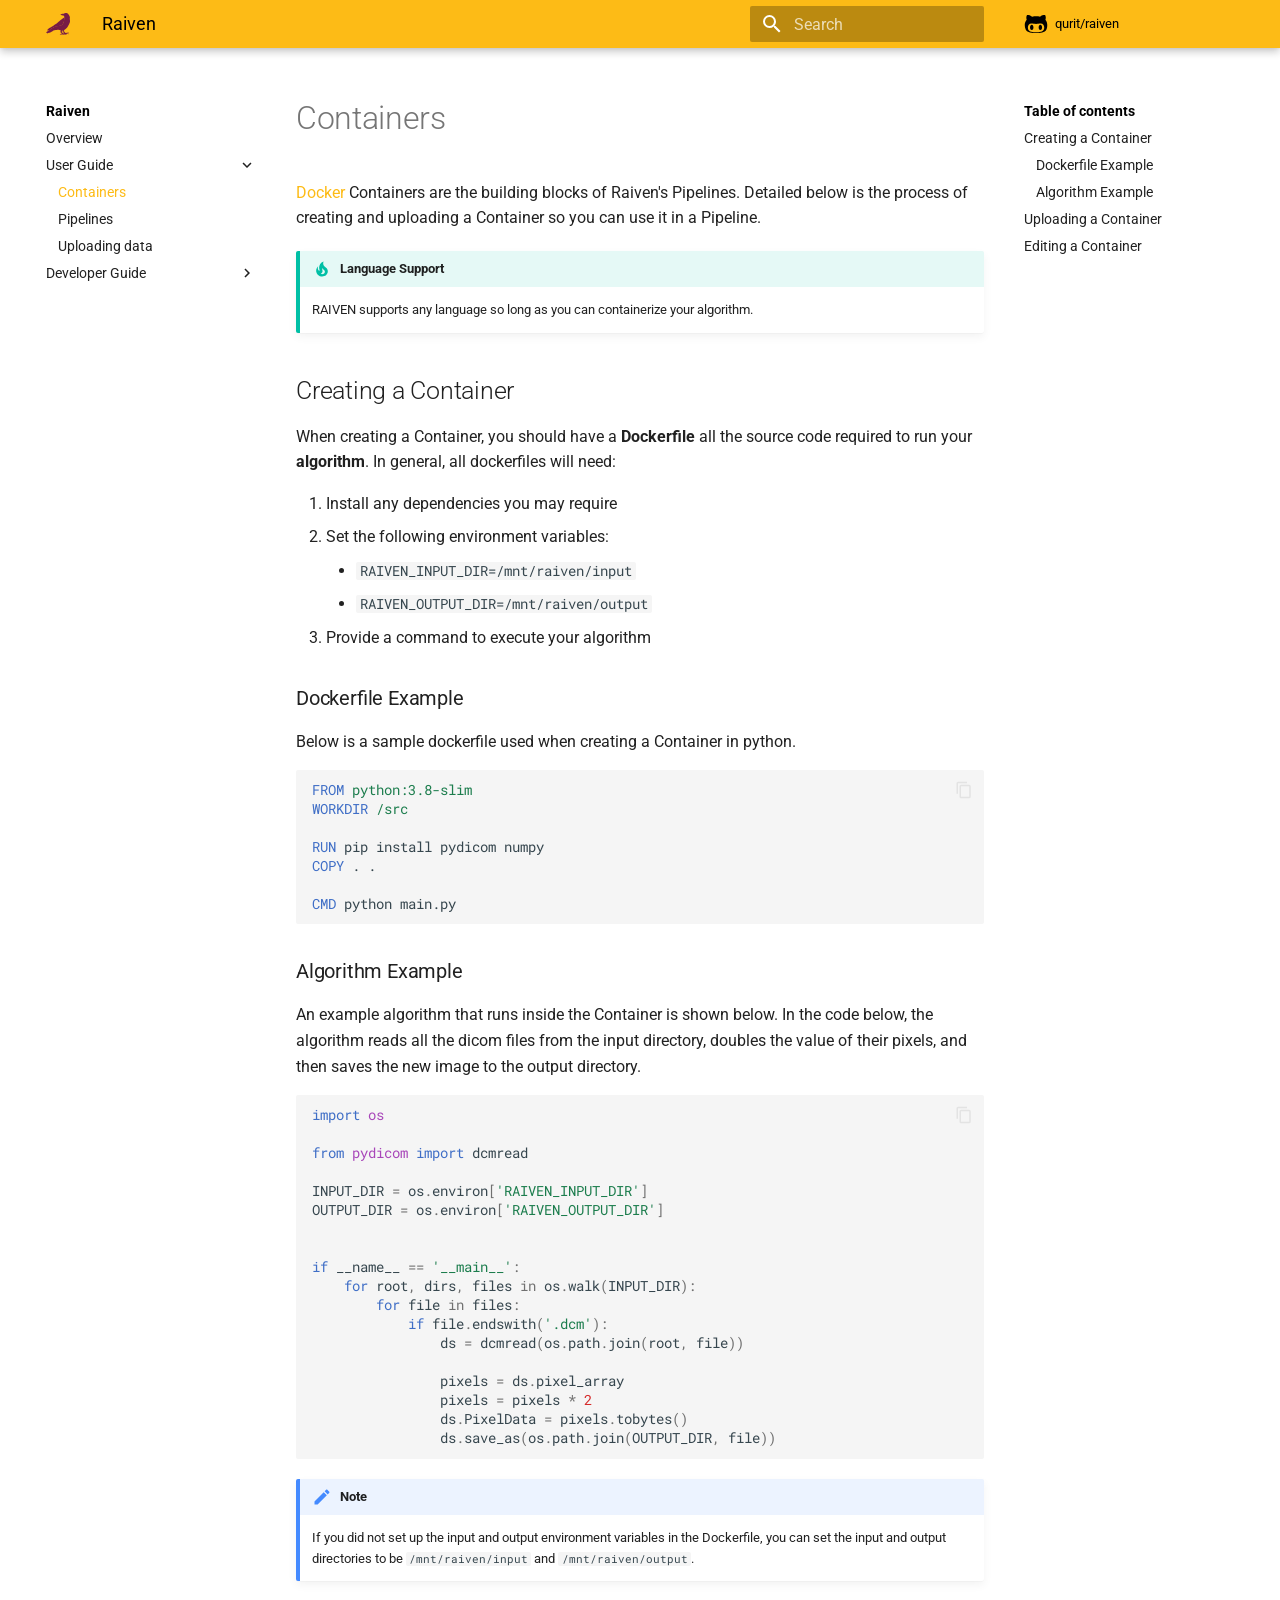
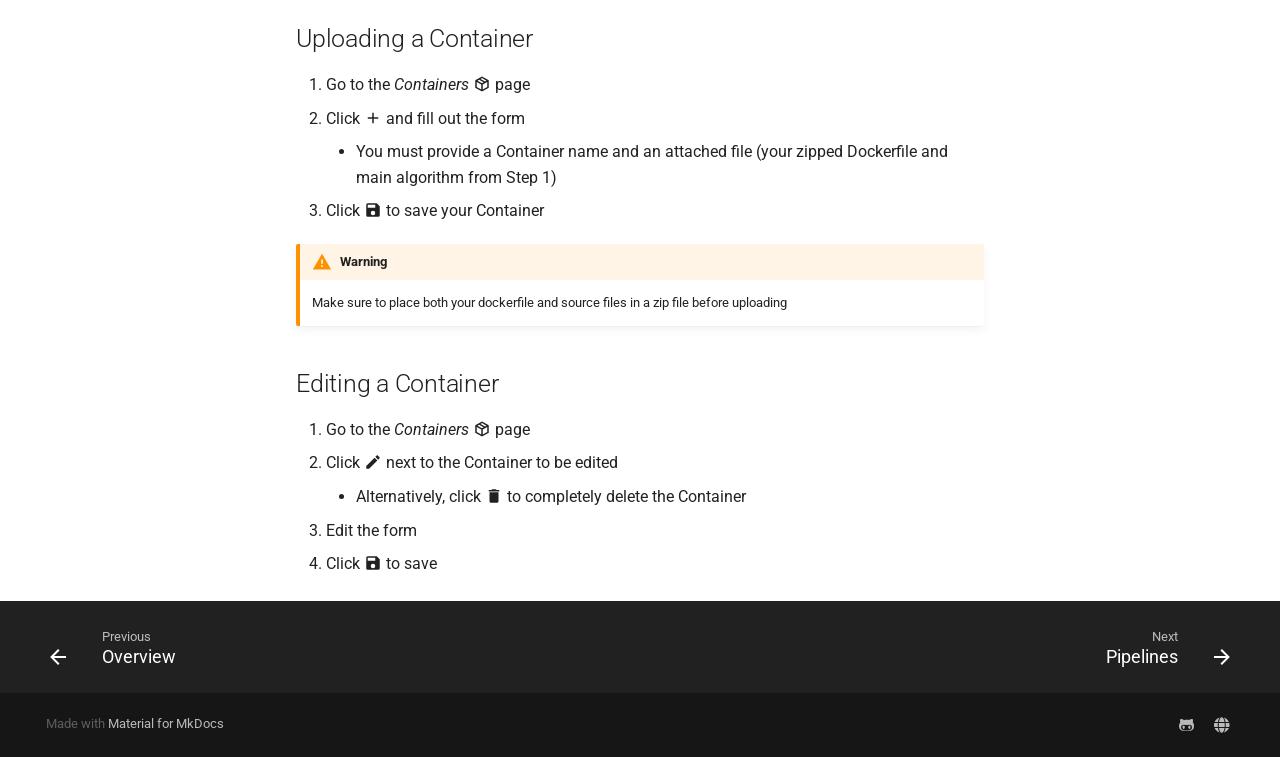
<file: containers/index.html>
<!doctype html>
<html lang="en" class="no-js">
  <head>
    
      <meta charset="utf-8">
      <meta name="viewport" content="width=device-width,initial-scale=1">
      
      
      
      
      <link rel="icon" href="../assets/raiven-logo.svg">
      <meta name="generator" content="mkdocs-1.2.2, mkdocs-material-7.2.6">
    
    
      
        <title>Containers - Raiven</title>
      
    
    
      <link rel="stylesheet" href="../assets/stylesheets/main.802231af.min.css">
      
        
        <link rel="stylesheet" href="../assets/stylesheets/palette.3f5d1f46.min.css">
        
      
    
    
    
      
        
        <link rel="preconnect" href="https://fonts.gstatic.com" crossorigin>
        <link rel="stylesheet" href="https://fonts.googleapis.com/css?family=Roboto:300,400,400i,700%7CRoboto+Mono&display=fallback">
        <style>:root{--md-text-font-family:"Roboto";--md-code-font-family:"Roboto Mono"}</style>
      
    
    
    
      <link rel="stylesheet" href="../css/main.css">
    
      <link rel="stylesheet" href="../css/termynal.css">
    
    
      


    
    
  </head>
  
  
    
    
      
    
    
    
    
    <body dir="ltr" data-md-color-scheme="primary" data-md-color-primary="" data-md-color-accent="">
  
    
    <script>function __prefix(e){return new URL("..",location).pathname+"."+e}function __get(e,t=localStorage){return JSON.parse(t.getItem(__prefix(e)))}</script>
    
      <script>var palette=__get("__palette");if(null!==palette&&"object"==typeof palette.color)for(var key in palette.color)document.body.setAttribute("data-md-color-"+key,palette.color[key])</script>
    
    <input class="md-toggle" data-md-toggle="drawer" type="checkbox" id="__drawer" autocomplete="off">
    <input class="md-toggle" data-md-toggle="search" type="checkbox" id="__search" autocomplete="off">
    <label class="md-overlay" for="__drawer"></label>
    <div data-md-component="skip">
      
        
        <a href="#containers" class="md-skip">
          Skip to content
        </a>
      
    </div>
    <div data-md-component="announce">
      
    </div>
    
      <header class="md-header" data-md-component="header">
  <nav class="md-header__inner md-grid" aria-label="Header">
    <a href=".." title="Raiven" class="md-header__button md-logo" aria-label="Raiven" data-md-component="logo">
      
  <img src="../assets/raiven-logo-black.svg" alt="logo">

    </a>
    <label class="md-header__button md-icon" for="__drawer">
      <svg xmlns="http://www.w3.org/2000/svg" viewBox="0 0 24 24"><path d="M3 6h18v2H3V6m0 5h18v2H3v-2m0 5h18v2H3v-2z"/></svg>
    </label>
    <div class="md-header__title" data-md-component="header-title">
      <div class="md-header__ellipsis">
        <div class="md-header__topic">
          <span class="md-ellipsis">
            Raiven
          </span>
        </div>
        <div class="md-header__topic" data-md-component="header-topic">
          <span class="md-ellipsis">
            
              Containers
            
          </span>
        </div>
      </div>
    </div>
    
      <form class="md-header__option" data-md-component="palette">
        
          
          
          <input class="md-option" data-md-color-media="" data-md-color-scheme="primary" data-md-color-primary="" data-md-color-accent=""  aria-hidden="true"  type="radio" name="__palette" id="__palette_1">
          
        
      </form>
    
    
    
      <label class="md-header__button md-icon" for="__search">
        <svg xmlns="http://www.w3.org/2000/svg" viewBox="0 0 24 24"><path d="M9.5 3A6.5 6.5 0 0 1 16 9.5c0 1.61-.59 3.09-1.56 4.23l.27.27h.79l5 5-1.5 1.5-5-5v-.79l-.27-.27A6.516 6.516 0 0 1 9.5 16 6.5 6.5 0 0 1 3 9.5 6.5 6.5 0 0 1 9.5 3m0 2C7 5 5 7 5 9.5S7 14 9.5 14 14 12 14 9.5 12 5 9.5 5z"/></svg>
      </label>
      
<div class="md-search" data-md-component="search" role="dialog">
  <label class="md-search__overlay" for="__search"></label>
  <div class="md-search__inner" role="search">
    <form class="md-search__form" name="search">
      <input type="text" class="md-search__input" name="query" aria-label="Search" placeholder="Search" autocapitalize="off" autocorrect="off" autocomplete="off" spellcheck="false" data-md-component="search-query" required>
      <label class="md-search__icon md-icon" for="__search">
        <svg xmlns="http://www.w3.org/2000/svg" viewBox="0 0 24 24"><path d="M9.5 3A6.5 6.5 0 0 1 16 9.5c0 1.61-.59 3.09-1.56 4.23l.27.27h.79l5 5-1.5 1.5-5-5v-.79l-.27-.27A6.516 6.516 0 0 1 9.5 16 6.5 6.5 0 0 1 3 9.5 6.5 6.5 0 0 1 9.5 3m0 2C7 5 5 7 5 9.5S7 14 9.5 14 14 12 14 9.5 12 5 9.5 5z"/></svg>
        <svg xmlns="http://www.w3.org/2000/svg" viewBox="0 0 24 24"><path d="M20 11v2H8l5.5 5.5-1.42 1.42L4.16 12l7.92-7.92L13.5 5.5 8 11h12z"/></svg>
      </label>
      <nav class="md-search__options" aria-label="Search">
        
        <button type="reset" class="md-search__icon md-icon" aria-label="Clear" tabindex="-1">
          <svg xmlns="http://www.w3.org/2000/svg" viewBox="0 0 24 24"><path d="M19 6.41 17.59 5 12 10.59 6.41 5 5 6.41 10.59 12 5 17.59 6.41 19 12 13.41 17.59 19 19 17.59 13.41 12 19 6.41z"/></svg>
        </button>
      </nav>
      
    </form>
    <div class="md-search__output">
      <div class="md-search__scrollwrap" data-md-scrollfix>
        <div class="md-search-result" data-md-component="search-result">
          <div class="md-search-result__meta">
            Initializing search
          </div>
          <ol class="md-search-result__list"></ol>
        </div>
      </div>
    </div>
  </div>
</div>
    
    
      <div class="md-header__source">
        
<a href="https://github.com/qurit/raiven" title="Go to repository" class="md-source" data-md-component="source">
  <div class="md-source__icon md-icon">
    
    <svg xmlns="http://www.w3.org/2000/svg" viewBox="0 0 480 512"><path d="M186.1 328.7c0 20.9-10.9 55.1-36.7 55.1s-36.7-34.2-36.7-55.1 10.9-55.1 36.7-55.1 36.7 34.2 36.7 55.1zM480 278.2c0 31.9-3.2 65.7-17.5 95-37.9 76.6-142.1 74.8-216.7 74.8-75.8 0-186.2 2.7-225.6-74.8-14.6-29-20.2-63.1-20.2-95 0-41.9 13.9-81.5 41.5-113.6-5.2-15.8-7.7-32.4-7.7-48.8 0-21.5 4.9-32.3 14.6-51.8 45.3 0 74.3 9 108.8 36 29-6.9 58.8-10 88.7-10 27 0 54.2 2.9 80.4 9.2 34-26.7 63-35.2 107.8-35.2 9.8 19.5 14.6 30.3 14.6 51.8 0 16.4-2.6 32.7-7.7 48.2 27.5 32.4 39 72.3 39 114.2zm-64.3 50.5c0-43.9-26.7-82.6-73.5-82.6-18.9 0-37 3.4-56 6-14.9 2.3-29.8 3.2-45.1 3.2-15.2 0-30.1-.9-45.1-3.2-18.7-2.6-37-6-56-6-46.8 0-73.5 38.7-73.5 82.6 0 87.8 80.4 101.3 150.4 101.3h48.2c70.3 0 150.6-13.4 150.6-101.3zm-82.6-55.1c-25.8 0-36.7 34.2-36.7 55.1s10.9 55.1 36.7 55.1 36.7-34.2 36.7-55.1-10.9-55.1-36.7-55.1z"/></svg>
  </div>
  <div class="md-source__repository">
    qurit/raiven
  </div>
</a>
      </div>
    
  </nav>
</header>
    
    <div class="md-container" data-md-component="container">
      
      
        
      
      <main class="md-main" data-md-component="main">
        <div class="md-main__inner md-grid">
          
            
              
              <div class="md-sidebar md-sidebar--primary" data-md-component="sidebar" data-md-type="navigation" >
                <div class="md-sidebar__scrollwrap">
                  <div class="md-sidebar__inner">
                    


<nav class="md-nav md-nav--primary" aria-label="Navigation" data-md-level="0">
  <label class="md-nav__title" for="__drawer">
    <a href=".." title="Raiven" class="md-nav__button md-logo" aria-label="Raiven" data-md-component="logo">
      
  <img src="../assets/raiven-logo-black.svg" alt="logo">

    </a>
    Raiven
  </label>
  
    <div class="md-nav__source">
      
<a href="https://github.com/qurit/raiven" title="Go to repository" class="md-source" data-md-component="source">
  <div class="md-source__icon md-icon">
    
    <svg xmlns="http://www.w3.org/2000/svg" viewBox="0 0 480 512"><path d="M186.1 328.7c0 20.9-10.9 55.1-36.7 55.1s-36.7-34.2-36.7-55.1 10.9-55.1 36.7-55.1 36.7 34.2 36.7 55.1zM480 278.2c0 31.9-3.2 65.7-17.5 95-37.9 76.6-142.1 74.8-216.7 74.8-75.8 0-186.2 2.7-225.6-74.8-14.6-29-20.2-63.1-20.2-95 0-41.9 13.9-81.5 41.5-113.6-5.2-15.8-7.7-32.4-7.7-48.8 0-21.5 4.9-32.3 14.6-51.8 45.3 0 74.3 9 108.8 36 29-6.9 58.8-10 88.7-10 27 0 54.2 2.9 80.4 9.2 34-26.7 63-35.2 107.8-35.2 9.8 19.5 14.6 30.3 14.6 51.8 0 16.4-2.6 32.7-7.7 48.2 27.5 32.4 39 72.3 39 114.2zm-64.3 50.5c0-43.9-26.7-82.6-73.5-82.6-18.9 0-37 3.4-56 6-14.9 2.3-29.8 3.2-45.1 3.2-15.2 0-30.1-.9-45.1-3.2-18.7-2.6-37-6-56-6-46.8 0-73.5 38.7-73.5 82.6 0 87.8 80.4 101.3 150.4 101.3h48.2c70.3 0 150.6-13.4 150.6-101.3zm-82.6-55.1c-25.8 0-36.7 34.2-36.7 55.1s10.9 55.1 36.7 55.1 36.7-34.2 36.7-55.1-10.9-55.1-36.7-55.1z"/></svg>
  </div>
  <div class="md-source__repository">
    qurit/raiven
  </div>
</a>
    </div>
  
  <ul class="md-nav__list" data-md-scrollfix>
    
      
      
      

  
  
  
    <li class="md-nav__item">
      <a href=".." class="md-nav__link">
        Overview
      </a>
    </li>
  

    
      
      
      

  
  
    
  
  
    
    <li class="md-nav__item md-nav__item--active md-nav__item--nested">
      
      
        <input class="md-nav__toggle md-toggle" data-md-toggle="__nav_2" type="checkbox" id="__nav_2" checked>
      
      <label class="md-nav__link" for="__nav_2">
        User Guide
        <span class="md-nav__icon md-icon"></span>
      </label>
      <nav class="md-nav" aria-label="User Guide" data-md-level="1">
        <label class="md-nav__title" for="__nav_2">
          <span class="md-nav__icon md-icon"></span>
          User Guide
        </label>
        <ul class="md-nav__list" data-md-scrollfix>
          
            
  
  
    
  
  
    <li class="md-nav__item md-nav__item--active">
      
      <input class="md-nav__toggle md-toggle" data-md-toggle="toc" type="checkbox" id="__toc">
      
      
        
      
      
        <label class="md-nav__link md-nav__link--active" for="__toc">
          Containers
          <span class="md-nav__icon md-icon"></span>
        </label>
      
      <a href="./" class="md-nav__link md-nav__link--active">
        Containers
      </a>
      
        
<nav class="md-nav md-nav--secondary" aria-label="Table of contents">
  
  
  
    
  
  
    <label class="md-nav__title" for="__toc">
      <span class="md-nav__icon md-icon"></span>
      Table of contents
    </label>
    <ul class="md-nav__list" data-md-component="toc" data-md-scrollfix>
      
        <li class="md-nav__item">
  <a href="#creating-a-container" class="md-nav__link">
    Creating a Container
  </a>
  
    <nav class="md-nav" aria-label="Creating a Container">
      <ul class="md-nav__list">
        
          <li class="md-nav__item">
  <a href="#dockerfile-example" class="md-nav__link">
    Dockerfile Example
  </a>
  
</li>
        
          <li class="md-nav__item">
  <a href="#algorithm-example" class="md-nav__link">
    Algorithm Example
  </a>
  
</li>
        
      </ul>
    </nav>
  
</li>
      
        <li class="md-nav__item">
  <a href="#uploading-a-container" class="md-nav__link">
    Uploading a Container
  </a>
  
</li>
      
        <li class="md-nav__item">
  <a href="#editing-a-container" class="md-nav__link">
    Editing a Container
  </a>
  
</li>
      
    </ul>
  
</nav>
      
    </li>
  

          
            
  
  
  
    <li class="md-nav__item">
      <a href="../pipelines/" class="md-nav__link">
        Pipelines
      </a>
    </li>
  

          
            
  
  
  
    <li class="md-nav__item">
      <a href="../uploading-data/" class="md-nav__link">
        Uploading data
      </a>
    </li>
  

          
        </ul>
      </nav>
    </li>
  

    
      
      
      

  
  
  
    
    <li class="md-nav__item md-nav__item--nested">
      
      
        <input class="md-nav__toggle md-toggle" data-md-toggle="__nav_3" type="checkbox" id="__nav_3" >
      
      <label class="md-nav__link" for="__nav_3">
        Developer Guide
        <span class="md-nav__icon md-icon"></span>
      </label>
      <nav class="md-nav" aria-label="Developer Guide" data-md-level="1">
        <label class="md-nav__title" for="__nav_3">
          <span class="md-nav__icon md-icon"></span>
          Developer Guide
        </label>
        <ul class="md-nav__list" data-md-scrollfix>
          
            
  
  
  
    <li class="md-nav__item">
      <a href="../frontend/" class="md-nav__link">
        Frontend
      </a>
    </li>
  

          
            
  
  
  
    <li class="md-nav__item">
      <a href="../backend/" class="md-nav__link">
        Backend
      </a>
    </li>
  

          
            
  
  
  
    <li class="md-nav__item">
      <a href="../documentation/" class="md-nav__link">
        Documentation
      </a>
    </li>
  

          
        </ul>
      </nav>
    </li>
  

    
  </ul>
</nav>
                  </div>
                </div>
              </div>
            
            
              
              <div class="md-sidebar md-sidebar--secondary" data-md-component="sidebar" data-md-type="toc" >
                <div class="md-sidebar__scrollwrap">
                  <div class="md-sidebar__inner">
                    
<nav class="md-nav md-nav--secondary" aria-label="Table of contents">
  
  
  
    
  
  
    <label class="md-nav__title" for="__toc">
      <span class="md-nav__icon md-icon"></span>
      Table of contents
    </label>
    <ul class="md-nav__list" data-md-component="toc" data-md-scrollfix>
      
        <li class="md-nav__item">
  <a href="#creating-a-container" class="md-nav__link">
    Creating a Container
  </a>
  
    <nav class="md-nav" aria-label="Creating a Container">
      <ul class="md-nav__list">
        
          <li class="md-nav__item">
  <a href="#dockerfile-example" class="md-nav__link">
    Dockerfile Example
  </a>
  
</li>
        
          <li class="md-nav__item">
  <a href="#algorithm-example" class="md-nav__link">
    Algorithm Example
  </a>
  
</li>
        
      </ul>
    </nav>
  
</li>
      
        <li class="md-nav__item">
  <a href="#uploading-a-container" class="md-nav__link">
    Uploading a Container
  </a>
  
</li>
      
        <li class="md-nav__item">
  <a href="#editing-a-container" class="md-nav__link">
    Editing a Container
  </a>
  
</li>
      
    </ul>
  
</nav>
                  </div>
                </div>
              </div>
            
          
          <div class="md-content" data-md-component="content">
            <article class="md-content__inner md-typeset">
              
                
                
                <h1 id="containers">Containers</h1>
<p><a href="https://docker.com/">Docker</a> Containers are the building blocks of Raiven's Pipelines. Detailed below is the process of creating and uploading a Container
so you can use it in a Pipeline.</p>
<div class="admonition tip">
<p class="admonition-title">Language Support</p>
<p>RAIVEN supports any language so long as you can containerize your algorithm.</p>
</div>
<h2 id="creating-a-container">Creating a Container</h2>
<p>When creating a Container, you should have a <strong>Dockerfile</strong> all the source code required to run your <strong>algorithm</strong>. In general,
all dockerfiles will need:</p>
<ol>
<li>Install any dependencies you may require</li>
<li>Set the following environment variables:<ul>
<li><code>RAIVEN_INPUT_DIR=/mnt/raiven/input</code></li>
<li><code>RAIVEN_OUTPUT_DIR=/mnt/raiven/output</code></li>
</ul>
</li>
<li>Provide a command to execute your algorithm</li>
</ol>
<h3 id="dockerfile-example">Dockerfile Example</h3>
<p>Below is a sample dockerfile used when creating a Container in python.
<div class="highlight"><pre><span></span><code><span class="k">FROM</span> <span class="s">python:3.8-slim</span>
<span class="k">WORKDIR</span><span class="s"> /src</span>

<span class="k">RUN</span> pip install pydicom numpy
<span class="k">COPY</span> . .

<span class="k">CMD</span> python main.py
</code></pre></div></p>
<h3 id="algorithm-example">Algorithm Example</h3>
<p>An example algorithm that runs inside the Container is shown below. In the code below, the algorithm reads all the dicom 
files from the input directory, doubles the value of their pixels, and then saves the new image to the output directory.
<div class="highlight"><pre><span></span><code><span class="kn">import</span> <span class="nn">os</span>

<span class="kn">from</span> <span class="nn">pydicom</span> <span class="kn">import</span> <span class="n">dcmread</span>

<span class="n">INPUT_DIR</span> <span class="o">=</span> <span class="n">os</span><span class="o">.</span><span class="n">environ</span><span class="p">[</span><span class="s1">&#39;RAIVEN_INPUT_DIR&#39;</span><span class="p">]</span>
<span class="n">OUTPUT_DIR</span> <span class="o">=</span> <span class="n">os</span><span class="o">.</span><span class="n">environ</span><span class="p">[</span><span class="s1">&#39;RAIVEN_OUTPUT_DIR&#39;</span><span class="p">]</span>


<span class="k">if</span> <span class="vm">__name__</span> <span class="o">==</span> <span class="s1">&#39;__main__&#39;</span><span class="p">:</span>
    <span class="k">for</span> <span class="n">root</span><span class="p">,</span> <span class="n">dirs</span><span class="p">,</span> <span class="n">files</span> <span class="ow">in</span> <span class="n">os</span><span class="o">.</span><span class="n">walk</span><span class="p">(</span><span class="n">INPUT_DIR</span><span class="p">):</span>
        <span class="k">for</span> <span class="n">file</span> <span class="ow">in</span> <span class="n">files</span><span class="p">:</span>
            <span class="k">if</span> <span class="n">file</span><span class="o">.</span><span class="n">endswith</span><span class="p">(</span><span class="s1">&#39;.dcm&#39;</span><span class="p">):</span>
                <span class="n">ds</span> <span class="o">=</span> <span class="n">dcmread</span><span class="p">(</span><span class="n">os</span><span class="o">.</span><span class="n">path</span><span class="o">.</span><span class="n">join</span><span class="p">(</span><span class="n">root</span><span class="p">,</span> <span class="n">file</span><span class="p">))</span>

                <span class="n">pixels</span> <span class="o">=</span> <span class="n">ds</span><span class="o">.</span><span class="n">pixel_array</span>
                <span class="n">pixels</span> <span class="o">=</span> <span class="n">pixels</span> <span class="o">*</span> <span class="mi">2</span>
                <span class="n">ds</span><span class="o">.</span><span class="n">PixelData</span> <span class="o">=</span> <span class="n">pixels</span><span class="o">.</span><span class="n">tobytes</span><span class="p">()</span>
                <span class="n">ds</span><span class="o">.</span><span class="n">save_as</span><span class="p">(</span><span class="n">os</span><span class="o">.</span><span class="n">path</span><span class="o">.</span><span class="n">join</span><span class="p">(</span><span class="n">OUTPUT_DIR</span><span class="p">,</span> <span class="n">file</span><span class="p">))</span>
</code></pre></div></p>
<div class="admonition note">
<p class="admonition-title">Note</p>
<p>If you did not set up the input and output environment variables in the Dockerfile, you can set the 
input and output directories to be <code>/mnt/raiven/input</code> and <code>/mnt/raiven/output</code>.</p>
</div>
<h2 id="uploading-a-container">Uploading a Container</h2>
<ol>
<li>Go to the <em>Containers</em> <span class="twemoji"><svg xmlns="http://www.w3.org/2000/svg" viewBox="0 0 24 24"><path d="M21 16.5c0 .38-.21.71-.53.88l-7.9 4.44c-.16.12-.36.18-.57.18-.21 0-.41-.06-.57-.18l-7.9-4.44A.991.991 0 0 1 3 16.5v-9c0-.38.21-.71.53-.88l7.9-4.44c.16-.12.36-.18.57-.18.21 0 .41.06.57.18l7.9 4.44c.32.17.53.5.53.88v9M12 4.15l-1.89 1.07L16 8.61l1.96-1.11L12 4.15M6.04 7.5 12 10.85l1.96-1.1-5.88-3.4L6.04 7.5M5 15.91l6 3.38v-6.71L5 9.21v6.7m14 0v-6.7l-6 3.37v6.71l6-3.38z"/></svg></span> page</li>
<li>Click <span class="twemoji"><svg xmlns="http://www.w3.org/2000/svg" viewBox="0 0 24 24"><path d="M19 13h-6v6h-2v-6H5v-2h6V5h2v6h6v2z"/></svg></span> and fill out the form<ul>
<li>You must provide a Container name and an attached file (your zipped Dockerfile and main algorithm from Step 1)</li>
</ul>
</li>
<li>Click <span class="twemoji"><svg xmlns="http://www.w3.org/2000/svg" viewBox="0 0 24 24"><path d="M15 9H5V5h10m-3 14a3 3 0 0 1-3-3 3 3 0 0 1 3-3 3 3 0 0 1 3 3 3 3 0 0 1-3 3m5-16H5a2 2 0 0 0-2 2v14a2 2 0 0 0 2 2h14a2 2 0 0 0 2-2V7l-4-4z"/></svg></span> to save your Container</li>
</ol>
<div class="admonition warning">
<p class="admonition-title">Warning</p>
<p>Make sure to place both your dockerfile and source files in a zip file before uploading</p>
</div>
<h2 id="editing-a-container">Editing a Container</h2>
<ol>
<li>Go to the <em>Containers</em> <span class="twemoji"><svg xmlns="http://www.w3.org/2000/svg" viewBox="0 0 24 24"><path d="M21 16.5c0 .38-.21.71-.53.88l-7.9 4.44c-.16.12-.36.18-.57.18-.21 0-.41-.06-.57-.18l-7.9-4.44A.991.991 0 0 1 3 16.5v-9c0-.38.21-.71.53-.88l7.9-4.44c.16-.12.36-.18.57-.18.21 0 .41.06.57.18l7.9 4.44c.32.17.53.5.53.88v9M12 4.15l-1.89 1.07L16 8.61l1.96-1.11L12 4.15M6.04 7.5 12 10.85l1.96-1.1-5.88-3.4L6.04 7.5M5 15.91l6 3.38v-6.71L5 9.21v6.7m14 0v-6.7l-6 3.37v6.71l6-3.38z"/></svg></span> page</li>
<li>Click <span class="twemoji"><svg xmlns="http://www.w3.org/2000/svg" viewBox="0 0 24 24"><path d="M20.71 7.04c.39-.39.39-1.04 0-1.41l-2.34-2.34c-.37-.39-1.02-.39-1.41 0l-1.84 1.83 3.75 3.75M3 17.25V21h3.75L17.81 9.93l-3.75-3.75L3 17.25z"/></svg></span> next to the Container to be edited<ul>
<li>Alternatively, click <span class="twemoji"><svg xmlns="http://www.w3.org/2000/svg" viewBox="0 0 24 24"><path d="M19 4h-3.5l-1-1h-5l-1 1H5v2h14M6 19a2 2 0 0 0 2 2h8a2 2 0 0 0 2-2V7H6v12z"/></svg></span> to completely delete the Container</li>
</ul>
</li>
<li>Edit the form</li>
<li>Click <span class="twemoji"><svg xmlns="http://www.w3.org/2000/svg" viewBox="0 0 24 24"><path d="M15 9H5V5h10m-3 14a3 3 0 0 1-3-3 3 3 0 0 1 3-3 3 3 0 0 1 3 3 3 3 0 0 1-3 3m5-16H5a2 2 0 0 0-2 2v14a2 2 0 0 0 2 2h14a2 2 0 0 0 2-2V7l-4-4z"/></svg></span> to save </li>
</ol>
                
              
              
                


              
            </article>
          </div>
        </div>
        
      </main>
      
        
<footer class="md-footer">
  
    <nav class="md-footer__inner md-grid" aria-label="Footer">
      
        
        <a href=".." class="md-footer__link md-footer__link--prev" aria-label="Previous: Overview" rel="prev">
          <div class="md-footer__button md-icon">
            <svg xmlns="http://www.w3.org/2000/svg" viewBox="0 0 24 24"><path d="M20 11v2H8l5.5 5.5-1.42 1.42L4.16 12l7.92-7.92L13.5 5.5 8 11h12z"/></svg>
          </div>
          <div class="md-footer__title">
            <div class="md-ellipsis">
              <span class="md-footer__direction">
                Previous
              </span>
              Overview
            </div>
          </div>
        </a>
      
      
        
        <a href="../pipelines/" class="md-footer__link md-footer__link--next" aria-label="Next: Pipelines" rel="next">
          <div class="md-footer__title">
            <div class="md-ellipsis">
              <span class="md-footer__direction">
                Next
              </span>
              Pipelines
            </div>
          </div>
          <div class="md-footer__button md-icon">
            <svg xmlns="http://www.w3.org/2000/svg" viewBox="0 0 24 24"><path d="M4 11v2h12l-5.5 5.5 1.42 1.42L19.84 12l-7.92-7.92L10.5 5.5 16 11H4z"/></svg>
          </div>
        </a>
      
    </nav>
  
  <div class="md-footer-meta md-typeset">
    <div class="md-footer-meta__inner md-grid">
      <div class="md-footer-copyright">
        
        Made with
        <a href="https://squidfunk.github.io/mkdocs-material/" target="_blank" rel="noopener">
          Material for MkDocs
        </a>
        
      </div>
      
  <div class="md-footer-social">
    
      
      
        
        
      
      <a href="https://github.com/qurit" target="_blank" rel="noopener" title="github.com" class="md-footer-social__link">
        <svg xmlns="http://www.w3.org/2000/svg" viewBox="0 0 480 512"><path d="M186.1 328.7c0 20.9-10.9 55.1-36.7 55.1s-36.7-34.2-36.7-55.1 10.9-55.1 36.7-55.1 36.7 34.2 36.7 55.1zM480 278.2c0 31.9-3.2 65.7-17.5 95-37.9 76.6-142.1 74.8-216.7 74.8-75.8 0-186.2 2.7-225.6-74.8-14.6-29-20.2-63.1-20.2-95 0-41.9 13.9-81.5 41.5-113.6-5.2-15.8-7.7-32.4-7.7-48.8 0-21.5 4.9-32.3 14.6-51.8 45.3 0 74.3 9 108.8 36 29-6.9 58.8-10 88.7-10 27 0 54.2 2.9 80.4 9.2 34-26.7 63-35.2 107.8-35.2 9.8 19.5 14.6 30.3 14.6 51.8 0 16.4-2.6 32.7-7.7 48.2 27.5 32.4 39 72.3 39 114.2zm-64.3 50.5c0-43.9-26.7-82.6-73.5-82.6-18.9 0-37 3.4-56 6-14.9 2.3-29.8 3.2-45.1 3.2-15.2 0-30.1-.9-45.1-3.2-18.7-2.6-37-6-56-6-46.8 0-73.5 38.7-73.5 82.6 0 87.8 80.4 101.3 150.4 101.3h48.2c70.3 0 150.6-13.4 150.6-101.3zm-82.6-55.1c-25.8 0-36.7 34.2-36.7 55.1s10.9 55.1 36.7 55.1 36.7-34.2 36.7-55.1-10.9-55.1-36.7-55.1z"/></svg>
      </a>
    
      
      
        
        
      
      <a href="https://qurit.ca" target="_blank" rel="noopener" title="qurit.ca" class="md-footer-social__link">
        <svg xmlns="http://www.w3.org/2000/svg" viewBox="0 0 496 512"><path d="M336.5 160C322 70.7 287.8 8 248 8s-74 62.7-88.5 152h177zM152 256c0 22.2 1.2 43.5 3.3 64h185.3c2.1-20.5 3.3-41.8 3.3-64s-1.2-43.5-3.3-64H155.3c-2.1 20.5-3.3 41.8-3.3 64zm324.7-96c-28.6-67.9-86.5-120.4-158-141.6 24.4 33.8 41.2 84.7 50 141.6h108zM177.2 18.4C105.8 39.6 47.8 92.1 19.3 160h108c8.7-56.9 25.5-107.8 49.9-141.6zM487.4 192H372.7c2.1 21 3.3 42.5 3.3 64s-1.2 43-3.3 64h114.6c5.5-20.5 8.6-41.8 8.6-64s-3.1-43.5-8.5-64zM120 256c0-21.5 1.2-43 3.3-64H8.6C3.2 212.5 0 233.8 0 256s3.2 43.5 8.6 64h114.6c-2-21-3.2-42.5-3.2-64zm39.5 96c14.5 89.3 48.7 152 88.5 152s74-62.7 88.5-152h-177zm159.3 141.6c71.4-21.2 129.4-73.7 158-141.6h-108c-8.8 56.9-25.6 107.8-50 141.6zM19.3 352c28.6 67.9 86.5 120.4 158 141.6-24.4-33.8-41.2-84.7-50-141.6h-108z"/></svg>
      </a>
    
  </div>

    </div>
  </div>
</footer>
      
    </div>
    <div class="md-dialog" data-md-component="dialog">
      <div class="md-dialog__inner md-typeset"></div>
    </div>
    <script id="__config" type="application/json">{"base": "..", "features": [], "translations": {"clipboard.copy": "Copy to clipboard", "clipboard.copied": "Copied to clipboard", "search.config.lang": "en", "search.config.pipeline": "trimmer, stopWordFilter", "search.config.separator": "[\\s\\-]+", "search.placeholder": "Search", "search.result.placeholder": "Type to start searching", "search.result.none": "No matching documents", "search.result.one": "1 matching document", "search.result.other": "# matching documents", "search.result.more.one": "1 more on this page", "search.result.more.other": "# more on this page", "search.result.term.missing": "Missing", "select.version.title": "Select version"}, "search": "../assets/javascripts/workers/search.409db549.min.js", "version": null}</script>
    
    
      <script src="../assets/javascripts/bundle.756773cc.min.js"></script>
      
        <script src="../js/termynal.js"></script>
      
        <script src="../js/termy.js"></script>
      
    
  </body>
</html>
</file>
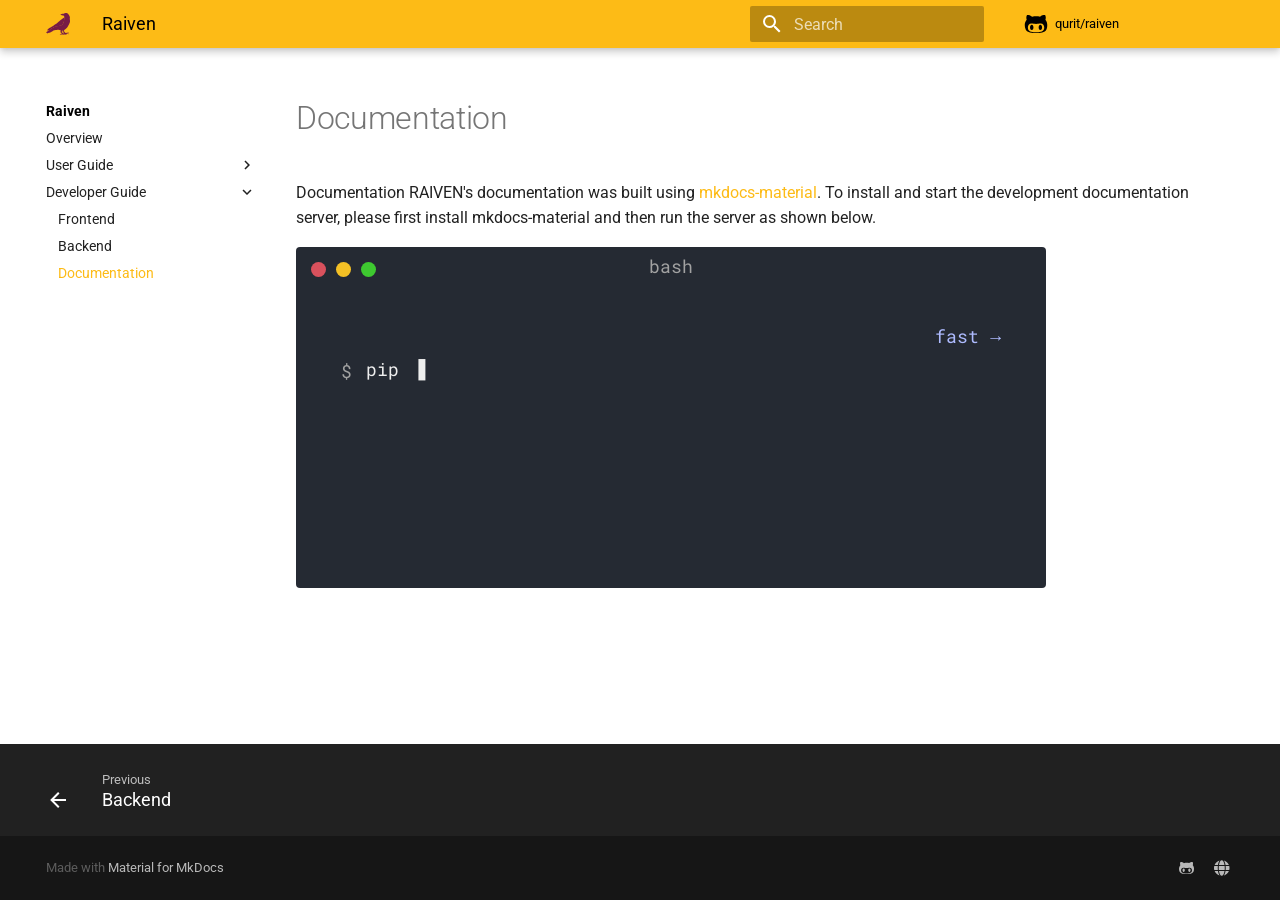
<file: documentation/index.html>
<!doctype html>
<html lang="en" class="no-js">
  <head>
    
      <meta charset="utf-8">
      <meta name="viewport" content="width=device-width,initial-scale=1">
      
      
      
      
      <link rel="icon" href="../assets/raiven-logo.svg">
      <meta name="generator" content="mkdocs-1.2.2, mkdocs-material-7.2.6">
    
    
      
        <title>Documentation - Raiven</title>
      
    
    
      <link rel="stylesheet" href="../assets/stylesheets/main.802231af.min.css">
      
        
        <link rel="stylesheet" href="../assets/stylesheets/palette.3f5d1f46.min.css">
        
      
    
    
    
      
        
        <link rel="preconnect" href="https://fonts.gstatic.com" crossorigin>
        <link rel="stylesheet" href="https://fonts.googleapis.com/css?family=Roboto:300,400,400i,700%7CRoboto+Mono&display=fallback">
        <style>:root{--md-text-font-family:"Roboto";--md-code-font-family:"Roboto Mono"}</style>
      
    
    
    
      <link rel="stylesheet" href="../css/main.css">
    
      <link rel="stylesheet" href="../css/termynal.css">
    
    
      


    
    
  </head>
  
  
    
    
      
    
    
    
    
    <body dir="ltr" data-md-color-scheme="primary" data-md-color-primary="" data-md-color-accent="">
  
    
    <script>function __prefix(e){return new URL("..",location).pathname+"."+e}function __get(e,t=localStorage){return JSON.parse(t.getItem(__prefix(e)))}</script>
    
      <script>var palette=__get("__palette");if(null!==palette&&"object"==typeof palette.color)for(var key in palette.color)document.body.setAttribute("data-md-color-"+key,palette.color[key])</script>
    
    <input class="md-toggle" data-md-toggle="drawer" type="checkbox" id="__drawer" autocomplete="off">
    <input class="md-toggle" data-md-toggle="search" type="checkbox" id="__search" autocomplete="off">
    <label class="md-overlay" for="__drawer"></label>
    <div data-md-component="skip">
      
    </div>
    <div data-md-component="announce">
      
    </div>
    
      <header class="md-header" data-md-component="header">
  <nav class="md-header__inner md-grid" aria-label="Header">
    <a href=".." title="Raiven" class="md-header__button md-logo" aria-label="Raiven" data-md-component="logo">
      
  <img src="../assets/raiven-logo-black.svg" alt="logo">

    </a>
    <label class="md-header__button md-icon" for="__drawer">
      <svg xmlns="http://www.w3.org/2000/svg" viewBox="0 0 24 24"><path d="M3 6h18v2H3V6m0 5h18v2H3v-2m0 5h18v2H3v-2z"/></svg>
    </label>
    <div class="md-header__title" data-md-component="header-title">
      <div class="md-header__ellipsis">
        <div class="md-header__topic">
          <span class="md-ellipsis">
            Raiven
          </span>
        </div>
        <div class="md-header__topic" data-md-component="header-topic">
          <span class="md-ellipsis">
            
              Documentation
            
          </span>
        </div>
      </div>
    </div>
    
      <form class="md-header__option" data-md-component="palette">
        
          
          
          <input class="md-option" data-md-color-media="" data-md-color-scheme="primary" data-md-color-primary="" data-md-color-accent=""  aria-hidden="true"  type="radio" name="__palette" id="__palette_1">
          
        
      </form>
    
    
    
      <label class="md-header__button md-icon" for="__search">
        <svg xmlns="http://www.w3.org/2000/svg" viewBox="0 0 24 24"><path d="M9.5 3A6.5 6.5 0 0 1 16 9.5c0 1.61-.59 3.09-1.56 4.23l.27.27h.79l5 5-1.5 1.5-5-5v-.79l-.27-.27A6.516 6.516 0 0 1 9.5 16 6.5 6.5 0 0 1 3 9.5 6.5 6.5 0 0 1 9.5 3m0 2C7 5 5 7 5 9.5S7 14 9.5 14 14 12 14 9.5 12 5 9.5 5z"/></svg>
      </label>
      
<div class="md-search" data-md-component="search" role="dialog">
  <label class="md-search__overlay" for="__search"></label>
  <div class="md-search__inner" role="search">
    <form class="md-search__form" name="search">
      <input type="text" class="md-search__input" name="query" aria-label="Search" placeholder="Search" autocapitalize="off" autocorrect="off" autocomplete="off" spellcheck="false" data-md-component="search-query" required>
      <label class="md-search__icon md-icon" for="__search">
        <svg xmlns="http://www.w3.org/2000/svg" viewBox="0 0 24 24"><path d="M9.5 3A6.5 6.5 0 0 1 16 9.5c0 1.61-.59 3.09-1.56 4.23l.27.27h.79l5 5-1.5 1.5-5-5v-.79l-.27-.27A6.516 6.516 0 0 1 9.5 16 6.5 6.5 0 0 1 3 9.5 6.5 6.5 0 0 1 9.5 3m0 2C7 5 5 7 5 9.5S7 14 9.5 14 14 12 14 9.5 12 5 9.5 5z"/></svg>
        <svg xmlns="http://www.w3.org/2000/svg" viewBox="0 0 24 24"><path d="M20 11v2H8l5.5 5.5-1.42 1.42L4.16 12l7.92-7.92L13.5 5.5 8 11h12z"/></svg>
      </label>
      <nav class="md-search__options" aria-label="Search">
        
        <button type="reset" class="md-search__icon md-icon" aria-label="Clear" tabindex="-1">
          <svg xmlns="http://www.w3.org/2000/svg" viewBox="0 0 24 24"><path d="M19 6.41 17.59 5 12 10.59 6.41 5 5 6.41 10.59 12 5 17.59 6.41 19 12 13.41 17.59 19 19 17.59 13.41 12 19 6.41z"/></svg>
        </button>
      </nav>
      
    </form>
    <div class="md-search__output">
      <div class="md-search__scrollwrap" data-md-scrollfix>
        <div class="md-search-result" data-md-component="search-result">
          <div class="md-search-result__meta">
            Initializing search
          </div>
          <ol class="md-search-result__list"></ol>
        </div>
      </div>
    </div>
  </div>
</div>
    
    
      <div class="md-header__source">
        
<a href="https://github.com/qurit/raiven" title="Go to repository" class="md-source" data-md-component="source">
  <div class="md-source__icon md-icon">
    
    <svg xmlns="http://www.w3.org/2000/svg" viewBox="0 0 480 512"><path d="M186.1 328.7c0 20.9-10.9 55.1-36.7 55.1s-36.7-34.2-36.7-55.1 10.9-55.1 36.7-55.1 36.7 34.2 36.7 55.1zM480 278.2c0 31.9-3.2 65.7-17.5 95-37.9 76.6-142.1 74.8-216.7 74.8-75.8 0-186.2 2.7-225.6-74.8-14.6-29-20.2-63.1-20.2-95 0-41.9 13.9-81.5 41.5-113.6-5.2-15.8-7.7-32.4-7.7-48.8 0-21.5 4.9-32.3 14.6-51.8 45.3 0 74.3 9 108.8 36 29-6.9 58.8-10 88.7-10 27 0 54.2 2.9 80.4 9.2 34-26.7 63-35.2 107.8-35.2 9.8 19.5 14.6 30.3 14.6 51.8 0 16.4-2.6 32.7-7.7 48.2 27.5 32.4 39 72.3 39 114.2zm-64.3 50.5c0-43.9-26.7-82.6-73.5-82.6-18.9 0-37 3.4-56 6-14.9 2.3-29.8 3.2-45.1 3.2-15.2 0-30.1-.9-45.1-3.2-18.7-2.6-37-6-56-6-46.8 0-73.5 38.7-73.5 82.6 0 87.8 80.4 101.3 150.4 101.3h48.2c70.3 0 150.6-13.4 150.6-101.3zm-82.6-55.1c-25.8 0-36.7 34.2-36.7 55.1s10.9 55.1 36.7 55.1 36.7-34.2 36.7-55.1-10.9-55.1-36.7-55.1z"/></svg>
  </div>
  <div class="md-source__repository">
    qurit/raiven
  </div>
</a>
      </div>
    
  </nav>
</header>
    
    <div class="md-container" data-md-component="container">
      
      
        
      
      <main class="md-main" data-md-component="main">
        <div class="md-main__inner md-grid">
          
            
              
              <div class="md-sidebar md-sidebar--primary" data-md-component="sidebar" data-md-type="navigation" >
                <div class="md-sidebar__scrollwrap">
                  <div class="md-sidebar__inner">
                    


<nav class="md-nav md-nav--primary" aria-label="Navigation" data-md-level="0">
  <label class="md-nav__title" for="__drawer">
    <a href=".." title="Raiven" class="md-nav__button md-logo" aria-label="Raiven" data-md-component="logo">
      
  <img src="../assets/raiven-logo-black.svg" alt="logo">

    </a>
    Raiven
  </label>
  
    <div class="md-nav__source">
      
<a href="https://github.com/qurit/raiven" title="Go to repository" class="md-source" data-md-component="source">
  <div class="md-source__icon md-icon">
    
    <svg xmlns="http://www.w3.org/2000/svg" viewBox="0 0 480 512"><path d="M186.1 328.7c0 20.9-10.9 55.1-36.7 55.1s-36.7-34.2-36.7-55.1 10.9-55.1 36.7-55.1 36.7 34.2 36.7 55.1zM480 278.2c0 31.9-3.2 65.7-17.5 95-37.9 76.6-142.1 74.8-216.7 74.8-75.8 0-186.2 2.7-225.6-74.8-14.6-29-20.2-63.1-20.2-95 0-41.9 13.9-81.5 41.5-113.6-5.2-15.8-7.7-32.4-7.7-48.8 0-21.5 4.9-32.3 14.6-51.8 45.3 0 74.3 9 108.8 36 29-6.9 58.8-10 88.7-10 27 0 54.2 2.9 80.4 9.2 34-26.7 63-35.2 107.8-35.2 9.8 19.5 14.6 30.3 14.6 51.8 0 16.4-2.6 32.7-7.7 48.2 27.5 32.4 39 72.3 39 114.2zm-64.3 50.5c0-43.9-26.7-82.6-73.5-82.6-18.9 0-37 3.4-56 6-14.9 2.3-29.8 3.2-45.1 3.2-15.2 0-30.1-.9-45.1-3.2-18.7-2.6-37-6-56-6-46.8 0-73.5 38.7-73.5 82.6 0 87.8 80.4 101.3 150.4 101.3h48.2c70.3 0 150.6-13.4 150.6-101.3zm-82.6-55.1c-25.8 0-36.7 34.2-36.7 55.1s10.9 55.1 36.7 55.1 36.7-34.2 36.7-55.1-10.9-55.1-36.7-55.1z"/></svg>
  </div>
  <div class="md-source__repository">
    qurit/raiven
  </div>
</a>
    </div>
  
  <ul class="md-nav__list" data-md-scrollfix>
    
      
      
      

  
  
  
    <li class="md-nav__item">
      <a href=".." class="md-nav__link">
        Overview
      </a>
    </li>
  

    
      
      
      

  
  
  
    
    <li class="md-nav__item md-nav__item--nested">
      
      
        <input class="md-nav__toggle md-toggle" data-md-toggle="__nav_2" type="checkbox" id="__nav_2" >
      
      <label class="md-nav__link" for="__nav_2">
        User Guide
        <span class="md-nav__icon md-icon"></span>
      </label>
      <nav class="md-nav" aria-label="User Guide" data-md-level="1">
        <label class="md-nav__title" for="__nav_2">
          <span class="md-nav__icon md-icon"></span>
          User Guide
        </label>
        <ul class="md-nav__list" data-md-scrollfix>
          
            
  
  
  
    <li class="md-nav__item">
      <a href="../containers/" class="md-nav__link">
        Containers
      </a>
    </li>
  

          
            
  
  
  
    <li class="md-nav__item">
      <a href="../pipelines/" class="md-nav__link">
        Pipelines
      </a>
    </li>
  

          
            
  
  
  
    <li class="md-nav__item">
      <a href="../uploading-data/" class="md-nav__link">
        Uploading data
      </a>
    </li>
  

          
        </ul>
      </nav>
    </li>
  

    
      
      
      

  
  
    
  
  
    
    <li class="md-nav__item md-nav__item--active md-nav__item--nested">
      
      
        <input class="md-nav__toggle md-toggle" data-md-toggle="__nav_3" type="checkbox" id="__nav_3" checked>
      
      <label class="md-nav__link" for="__nav_3">
        Developer Guide
        <span class="md-nav__icon md-icon"></span>
      </label>
      <nav class="md-nav" aria-label="Developer Guide" data-md-level="1">
        <label class="md-nav__title" for="__nav_3">
          <span class="md-nav__icon md-icon"></span>
          Developer Guide
        </label>
        <ul class="md-nav__list" data-md-scrollfix>
          
            
  
  
  
    <li class="md-nav__item">
      <a href="../frontend/" class="md-nav__link">
        Frontend
      </a>
    </li>
  

          
            
  
  
  
    <li class="md-nav__item">
      <a href="../backend/" class="md-nav__link">
        Backend
      </a>
    </li>
  

          
            
  
  
    
  
  
    <li class="md-nav__item md-nav__item--active">
      
      <input class="md-nav__toggle md-toggle" data-md-toggle="toc" type="checkbox" id="__toc">
      
      
      
      <a href="./" class="md-nav__link md-nav__link--active">
        Documentation
      </a>
      
    </li>
  

          
        </ul>
      </nav>
    </li>
  

    
  </ul>
</nav>
                  </div>
                </div>
              </div>
            
            
          
          <div class="md-content" data-md-component="content">
            <article class="md-content__inner md-typeset">
              
                
                
                  <h1>Documentation</h1>
                
                <p>Documentation
RAIVEN's documentation was built using <a href="https://squidfunk.github.io/mkdocs-material/">mkdocs-material</a>. To install and start the development documentation server,
please first install mkdocs-material and then run the server as shown below.</p>
<div class="termy">

<div class="highlight"><pre><span></span><code><span class="gp">$ </span>pip install mkdocs-material
<span class="go">---&gt; 100%</span>
<span class="gp">$ </span><span class="nb">cd</span> docs/en
<span class="gp">$ </span>mkdocs serve
</code></pre></div>

</div>
                
              
              
                


              
            </article>
          </div>
        </div>
        
      </main>
      
        
<footer class="md-footer">
  
    <nav class="md-footer__inner md-grid" aria-label="Footer">
      
        
        <a href="../backend/" class="md-footer__link md-footer__link--prev" aria-label="Previous: Backend" rel="prev">
          <div class="md-footer__button md-icon">
            <svg xmlns="http://www.w3.org/2000/svg" viewBox="0 0 24 24"><path d="M20 11v2H8l5.5 5.5-1.42 1.42L4.16 12l7.92-7.92L13.5 5.5 8 11h12z"/></svg>
          </div>
          <div class="md-footer__title">
            <div class="md-ellipsis">
              <span class="md-footer__direction">
                Previous
              </span>
              Backend
            </div>
          </div>
        </a>
      
      
    </nav>
  
  <div class="md-footer-meta md-typeset">
    <div class="md-footer-meta__inner md-grid">
      <div class="md-footer-copyright">
        
        Made with
        <a href="https://squidfunk.github.io/mkdocs-material/" target="_blank" rel="noopener">
          Material for MkDocs
        </a>
        
      </div>
      
  <div class="md-footer-social">
    
      
      
        
        
      
      <a href="https://github.com/qurit" target="_blank" rel="noopener" title="github.com" class="md-footer-social__link">
        <svg xmlns="http://www.w3.org/2000/svg" viewBox="0 0 480 512"><path d="M186.1 328.7c0 20.9-10.9 55.1-36.7 55.1s-36.7-34.2-36.7-55.1 10.9-55.1 36.7-55.1 36.7 34.2 36.7 55.1zM480 278.2c0 31.9-3.2 65.7-17.5 95-37.9 76.6-142.1 74.8-216.7 74.8-75.8 0-186.2 2.7-225.6-74.8-14.6-29-20.2-63.1-20.2-95 0-41.9 13.9-81.5 41.5-113.6-5.2-15.8-7.7-32.4-7.7-48.8 0-21.5 4.9-32.3 14.6-51.8 45.3 0 74.3 9 108.8 36 29-6.9 58.8-10 88.7-10 27 0 54.2 2.9 80.4 9.2 34-26.7 63-35.2 107.8-35.2 9.8 19.5 14.6 30.3 14.6 51.8 0 16.4-2.6 32.7-7.7 48.2 27.5 32.4 39 72.3 39 114.2zm-64.3 50.5c0-43.9-26.7-82.6-73.5-82.6-18.9 0-37 3.4-56 6-14.9 2.3-29.8 3.2-45.1 3.2-15.2 0-30.1-.9-45.1-3.2-18.7-2.6-37-6-56-6-46.8 0-73.5 38.7-73.5 82.6 0 87.8 80.4 101.3 150.4 101.3h48.2c70.3 0 150.6-13.4 150.6-101.3zm-82.6-55.1c-25.8 0-36.7 34.2-36.7 55.1s10.9 55.1 36.7 55.1 36.7-34.2 36.7-55.1-10.9-55.1-36.7-55.1z"/></svg>
      </a>
    
      
      
        
        
      
      <a href="https://qurit.ca" target="_blank" rel="noopener" title="qurit.ca" class="md-footer-social__link">
        <svg xmlns="http://www.w3.org/2000/svg" viewBox="0 0 496 512"><path d="M336.5 160C322 70.7 287.8 8 248 8s-74 62.7-88.5 152h177zM152 256c0 22.2 1.2 43.5 3.3 64h185.3c2.1-20.5 3.3-41.8 3.3-64s-1.2-43.5-3.3-64H155.3c-2.1 20.5-3.3 41.8-3.3 64zm324.7-96c-28.6-67.9-86.5-120.4-158-141.6 24.4 33.8 41.2 84.7 50 141.6h108zM177.2 18.4C105.8 39.6 47.8 92.1 19.3 160h108c8.7-56.9 25.5-107.8 49.9-141.6zM487.4 192H372.7c2.1 21 3.3 42.5 3.3 64s-1.2 43-3.3 64h114.6c5.5-20.5 8.6-41.8 8.6-64s-3.1-43.5-8.5-64zM120 256c0-21.5 1.2-43 3.3-64H8.6C3.2 212.5 0 233.8 0 256s3.2 43.5 8.6 64h114.6c-2-21-3.2-42.5-3.2-64zm39.5 96c14.5 89.3 48.7 152 88.5 152s74-62.7 88.5-152h-177zm159.3 141.6c71.4-21.2 129.4-73.7 158-141.6h-108c-8.8 56.9-25.6 107.8-50 141.6zM19.3 352c28.6 67.9 86.5 120.4 158 141.6-24.4-33.8-41.2-84.7-50-141.6h-108z"/></svg>
      </a>
    
  </div>

    </div>
  </div>
</footer>
      
    </div>
    <div class="md-dialog" data-md-component="dialog">
      <div class="md-dialog__inner md-typeset"></div>
    </div>
    <script id="__config" type="application/json">{"base": "..", "features": [], "translations": {"clipboard.copy": "Copy to clipboard", "clipboard.copied": "Copied to clipboard", "search.config.lang": "en", "search.config.pipeline": "trimmer, stopWordFilter", "search.config.separator": "[\\s\\-]+", "search.placeholder": "Search", "search.result.placeholder": "Type to start searching", "search.result.none": "No matching documents", "search.result.one": "1 matching document", "search.result.other": "# matching documents", "search.result.more.one": "1 more on this page", "search.result.more.other": "# more on this page", "search.result.term.missing": "Missing", "select.version.title": "Select version"}, "search": "../assets/javascripts/workers/search.409db549.min.js", "version": null}</script>
    
    
      <script src="../assets/javascripts/bundle.756773cc.min.js"></script>
      
        <script src="../js/termynal.js"></script>
      
        <script src="../js/termy.js"></script>
      
    
  </body>
</html>
</file>
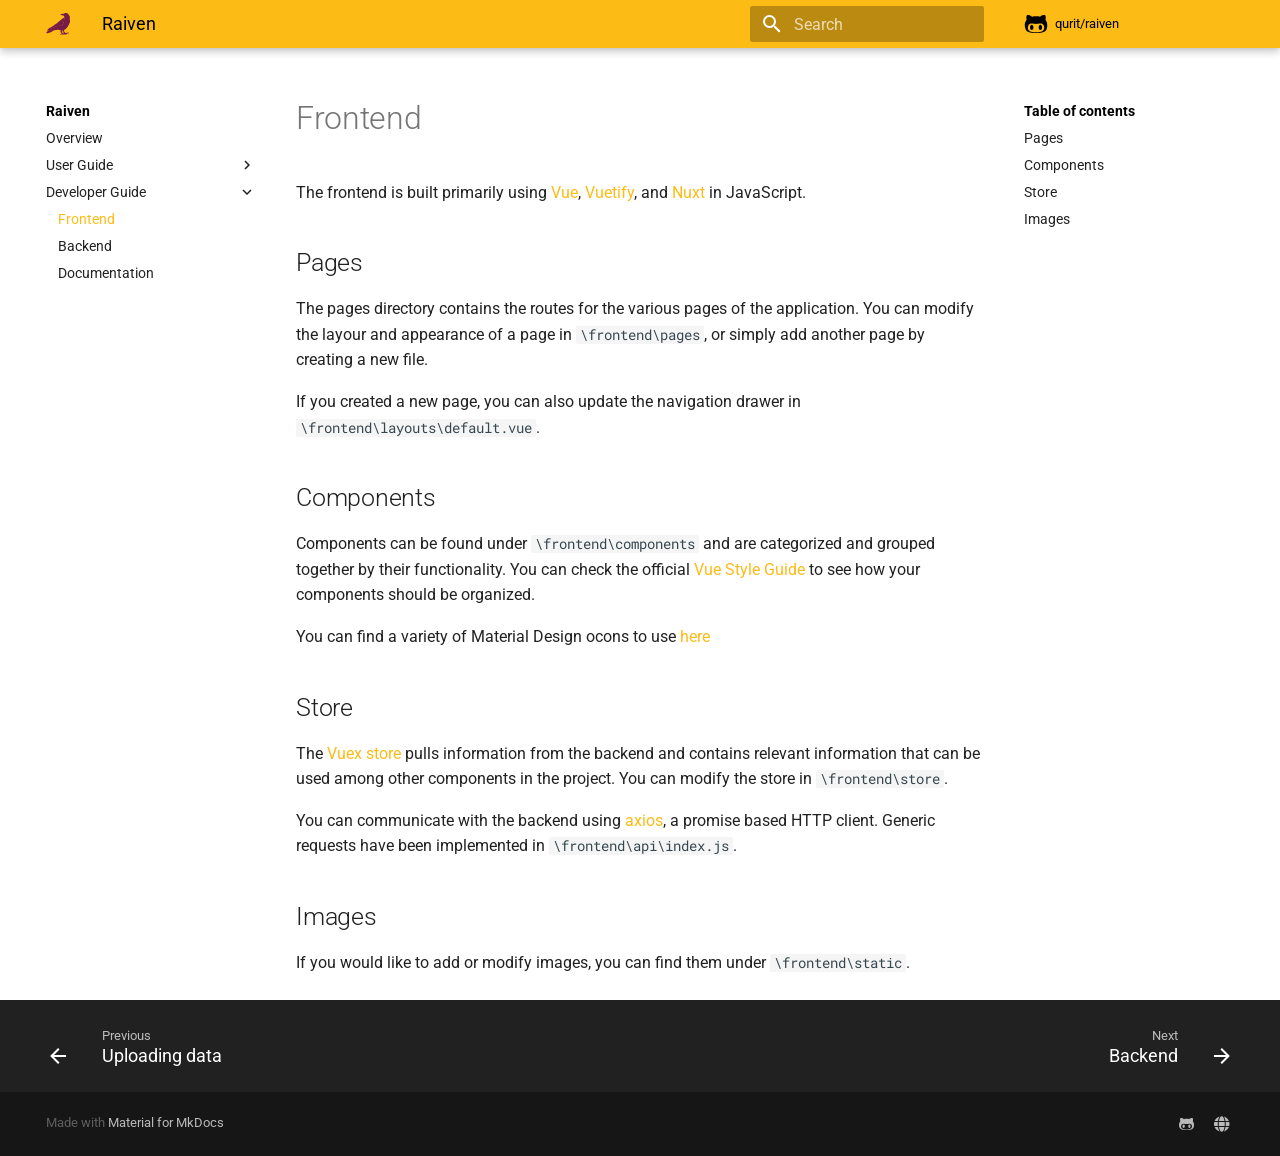
<file: frontend/index.html>
<!doctype html>
<html lang="en" class="no-js">
  <head>
    
      <meta charset="utf-8">
      <meta name="viewport" content="width=device-width,initial-scale=1">
      
      
      
      
      <link rel="icon" href="../assets/raiven-logo.svg">
      <meta name="generator" content="mkdocs-1.2.2, mkdocs-material-7.2.6">
    
    
      
        <title>Frontend - Raiven</title>
      
    
    
      <link rel="stylesheet" href="../assets/stylesheets/main.802231af.min.css">
      
        
        <link rel="stylesheet" href="../assets/stylesheets/palette.3f5d1f46.min.css">
        
      
    
    
    
      
        
        <link rel="preconnect" href="https://fonts.gstatic.com" crossorigin>
        <link rel="stylesheet" href="https://fonts.googleapis.com/css?family=Roboto:300,400,400i,700%7CRoboto+Mono&display=fallback">
        <style>:root{--md-text-font-family:"Roboto";--md-code-font-family:"Roboto Mono"}</style>
      
    
    
    
      <link rel="stylesheet" href="../css/main.css">
    
      <link rel="stylesheet" href="../css/termynal.css">
    
    
      


    
    
  </head>
  
  
    
    
      
    
    
    
    
    <body dir="ltr" data-md-color-scheme="primary" data-md-color-primary="" data-md-color-accent="">
  
    
    <script>function __prefix(e){return new URL("..",location).pathname+"."+e}function __get(e,t=localStorage){return JSON.parse(t.getItem(__prefix(e)))}</script>
    
      <script>var palette=__get("__palette");if(null!==palette&&"object"==typeof palette.color)for(var key in palette.color)document.body.setAttribute("data-md-color-"+key,palette.color[key])</script>
    
    <input class="md-toggle" data-md-toggle="drawer" type="checkbox" id="__drawer" autocomplete="off">
    <input class="md-toggle" data-md-toggle="search" type="checkbox" id="__search" autocomplete="off">
    <label class="md-overlay" for="__drawer"></label>
    <div data-md-component="skip">
      
        
        <a href="#frontend" class="md-skip">
          Skip to content
        </a>
      
    </div>
    <div data-md-component="announce">
      
    </div>
    
      <header class="md-header" data-md-component="header">
  <nav class="md-header__inner md-grid" aria-label="Header">
    <a href=".." title="Raiven" class="md-header__button md-logo" aria-label="Raiven" data-md-component="logo">
      
  <img src="../assets/raiven-logo-black.svg" alt="logo">

    </a>
    <label class="md-header__button md-icon" for="__drawer">
      <svg xmlns="http://www.w3.org/2000/svg" viewBox="0 0 24 24"><path d="M3 6h18v2H3V6m0 5h18v2H3v-2m0 5h18v2H3v-2z"/></svg>
    </label>
    <div class="md-header__title" data-md-component="header-title">
      <div class="md-header__ellipsis">
        <div class="md-header__topic">
          <span class="md-ellipsis">
            Raiven
          </span>
        </div>
        <div class="md-header__topic" data-md-component="header-topic">
          <span class="md-ellipsis">
            
              Frontend
            
          </span>
        </div>
      </div>
    </div>
    
      <form class="md-header__option" data-md-component="palette">
        
          
          
          <input class="md-option" data-md-color-media="" data-md-color-scheme="primary" data-md-color-primary="" data-md-color-accent=""  aria-hidden="true"  type="radio" name="__palette" id="__palette_1">
          
        
      </form>
    
    
    
      <label class="md-header__button md-icon" for="__search">
        <svg xmlns="http://www.w3.org/2000/svg" viewBox="0 0 24 24"><path d="M9.5 3A6.5 6.5 0 0 1 16 9.5c0 1.61-.59 3.09-1.56 4.23l.27.27h.79l5 5-1.5 1.5-5-5v-.79l-.27-.27A6.516 6.516 0 0 1 9.5 16 6.5 6.5 0 0 1 3 9.5 6.5 6.5 0 0 1 9.5 3m0 2C7 5 5 7 5 9.5S7 14 9.5 14 14 12 14 9.5 12 5 9.5 5z"/></svg>
      </label>
      
<div class="md-search" data-md-component="search" role="dialog">
  <label class="md-search__overlay" for="__search"></label>
  <div class="md-search__inner" role="search">
    <form class="md-search__form" name="search">
      <input type="text" class="md-search__input" name="query" aria-label="Search" placeholder="Search" autocapitalize="off" autocorrect="off" autocomplete="off" spellcheck="false" data-md-component="search-query" required>
      <label class="md-search__icon md-icon" for="__search">
        <svg xmlns="http://www.w3.org/2000/svg" viewBox="0 0 24 24"><path d="M9.5 3A6.5 6.5 0 0 1 16 9.5c0 1.61-.59 3.09-1.56 4.23l.27.27h.79l5 5-1.5 1.5-5-5v-.79l-.27-.27A6.516 6.516 0 0 1 9.5 16 6.5 6.5 0 0 1 3 9.5 6.5 6.5 0 0 1 9.5 3m0 2C7 5 5 7 5 9.5S7 14 9.5 14 14 12 14 9.5 12 5 9.5 5z"/></svg>
        <svg xmlns="http://www.w3.org/2000/svg" viewBox="0 0 24 24"><path d="M20 11v2H8l5.5 5.5-1.42 1.42L4.16 12l7.92-7.92L13.5 5.5 8 11h12z"/></svg>
      </label>
      <nav class="md-search__options" aria-label="Search">
        
        <button type="reset" class="md-search__icon md-icon" aria-label="Clear" tabindex="-1">
          <svg xmlns="http://www.w3.org/2000/svg" viewBox="0 0 24 24"><path d="M19 6.41 17.59 5 12 10.59 6.41 5 5 6.41 10.59 12 5 17.59 6.41 19 12 13.41 17.59 19 19 17.59 13.41 12 19 6.41z"/></svg>
        </button>
      </nav>
      
    </form>
    <div class="md-search__output">
      <div class="md-search__scrollwrap" data-md-scrollfix>
        <div class="md-search-result" data-md-component="search-result">
          <div class="md-search-result__meta">
            Initializing search
          </div>
          <ol class="md-search-result__list"></ol>
        </div>
      </div>
    </div>
  </div>
</div>
    
    
      <div class="md-header__source">
        
<a href="https://github.com/qurit/raiven" title="Go to repository" class="md-source" data-md-component="source">
  <div class="md-source__icon md-icon">
    
    <svg xmlns="http://www.w3.org/2000/svg" viewBox="0 0 480 512"><path d="M186.1 328.7c0 20.9-10.9 55.1-36.7 55.1s-36.7-34.2-36.7-55.1 10.9-55.1 36.7-55.1 36.7 34.2 36.7 55.1zM480 278.2c0 31.9-3.2 65.7-17.5 95-37.9 76.6-142.1 74.8-216.7 74.8-75.8 0-186.2 2.7-225.6-74.8-14.6-29-20.2-63.1-20.2-95 0-41.9 13.9-81.5 41.5-113.6-5.2-15.8-7.7-32.4-7.7-48.8 0-21.5 4.9-32.3 14.6-51.8 45.3 0 74.3 9 108.8 36 29-6.9 58.8-10 88.7-10 27 0 54.2 2.9 80.4 9.2 34-26.7 63-35.2 107.8-35.2 9.8 19.5 14.6 30.3 14.6 51.8 0 16.4-2.6 32.7-7.7 48.2 27.5 32.4 39 72.3 39 114.2zm-64.3 50.5c0-43.9-26.7-82.6-73.5-82.6-18.9 0-37 3.4-56 6-14.9 2.3-29.8 3.2-45.1 3.2-15.2 0-30.1-.9-45.1-3.2-18.7-2.6-37-6-56-6-46.8 0-73.5 38.7-73.5 82.6 0 87.8 80.4 101.3 150.4 101.3h48.2c70.3 0 150.6-13.4 150.6-101.3zm-82.6-55.1c-25.8 0-36.7 34.2-36.7 55.1s10.9 55.1 36.7 55.1 36.7-34.2 36.7-55.1-10.9-55.1-36.7-55.1z"/></svg>
  </div>
  <div class="md-source__repository">
    qurit/raiven
  </div>
</a>
      </div>
    
  </nav>
</header>
    
    <div class="md-container" data-md-component="container">
      
      
        
      
      <main class="md-main" data-md-component="main">
        <div class="md-main__inner md-grid">
          
            
              
              <div class="md-sidebar md-sidebar--primary" data-md-component="sidebar" data-md-type="navigation" >
                <div class="md-sidebar__scrollwrap">
                  <div class="md-sidebar__inner">
                    


<nav class="md-nav md-nav--primary" aria-label="Navigation" data-md-level="0">
  <label class="md-nav__title" for="__drawer">
    <a href=".." title="Raiven" class="md-nav__button md-logo" aria-label="Raiven" data-md-component="logo">
      
  <img src="../assets/raiven-logo-black.svg" alt="logo">

    </a>
    Raiven
  </label>
  
    <div class="md-nav__source">
      
<a href="https://github.com/qurit/raiven" title="Go to repository" class="md-source" data-md-component="source">
  <div class="md-source__icon md-icon">
    
    <svg xmlns="http://www.w3.org/2000/svg" viewBox="0 0 480 512"><path d="M186.1 328.7c0 20.9-10.9 55.1-36.7 55.1s-36.7-34.2-36.7-55.1 10.9-55.1 36.7-55.1 36.7 34.2 36.7 55.1zM480 278.2c0 31.9-3.2 65.7-17.5 95-37.9 76.6-142.1 74.8-216.7 74.8-75.8 0-186.2 2.7-225.6-74.8-14.6-29-20.2-63.1-20.2-95 0-41.9 13.9-81.5 41.5-113.6-5.2-15.8-7.7-32.4-7.7-48.8 0-21.5 4.9-32.3 14.6-51.8 45.3 0 74.3 9 108.8 36 29-6.9 58.8-10 88.7-10 27 0 54.2 2.9 80.4 9.2 34-26.7 63-35.2 107.8-35.2 9.8 19.5 14.6 30.3 14.6 51.8 0 16.4-2.6 32.7-7.7 48.2 27.5 32.4 39 72.3 39 114.2zm-64.3 50.5c0-43.9-26.7-82.6-73.5-82.6-18.9 0-37 3.4-56 6-14.9 2.3-29.8 3.2-45.1 3.2-15.2 0-30.1-.9-45.1-3.2-18.7-2.6-37-6-56-6-46.8 0-73.5 38.7-73.5 82.6 0 87.8 80.4 101.3 150.4 101.3h48.2c70.3 0 150.6-13.4 150.6-101.3zm-82.6-55.1c-25.8 0-36.7 34.2-36.7 55.1s10.9 55.1 36.7 55.1 36.7-34.2 36.7-55.1-10.9-55.1-36.7-55.1z"/></svg>
  </div>
  <div class="md-source__repository">
    qurit/raiven
  </div>
</a>
    </div>
  
  <ul class="md-nav__list" data-md-scrollfix>
    
      
      
      

  
  
  
    <li class="md-nav__item">
      <a href=".." class="md-nav__link">
        Overview
      </a>
    </li>
  

    
      
      
      

  
  
  
    
    <li class="md-nav__item md-nav__item--nested">
      
      
        <input class="md-nav__toggle md-toggle" data-md-toggle="__nav_2" type="checkbox" id="__nav_2" >
      
      <label class="md-nav__link" for="__nav_2">
        User Guide
        <span class="md-nav__icon md-icon"></span>
      </label>
      <nav class="md-nav" aria-label="User Guide" data-md-level="1">
        <label class="md-nav__title" for="__nav_2">
          <span class="md-nav__icon md-icon"></span>
          User Guide
        </label>
        <ul class="md-nav__list" data-md-scrollfix>
          
            
  
  
  
    <li class="md-nav__item">
      <a href="../containers/" class="md-nav__link">
        Containers
      </a>
    </li>
  

          
            
  
  
  
    <li class="md-nav__item">
      <a href="../pipelines/" class="md-nav__link">
        Pipelines
      </a>
    </li>
  

          
            
  
  
  
    <li class="md-nav__item">
      <a href="../uploading-data/" class="md-nav__link">
        Uploading data
      </a>
    </li>
  

          
        </ul>
      </nav>
    </li>
  

    
      
      
      

  
  
    
  
  
    
    <li class="md-nav__item md-nav__item--active md-nav__item--nested">
      
      
        <input class="md-nav__toggle md-toggle" data-md-toggle="__nav_3" type="checkbox" id="__nav_3" checked>
      
      <label class="md-nav__link" for="__nav_3">
        Developer Guide
        <span class="md-nav__icon md-icon"></span>
      </label>
      <nav class="md-nav" aria-label="Developer Guide" data-md-level="1">
        <label class="md-nav__title" for="__nav_3">
          <span class="md-nav__icon md-icon"></span>
          Developer Guide
        </label>
        <ul class="md-nav__list" data-md-scrollfix>
          
            
  
  
    
  
  
    <li class="md-nav__item md-nav__item--active">
      
      <input class="md-nav__toggle md-toggle" data-md-toggle="toc" type="checkbox" id="__toc">
      
      
        
      
      
        <label class="md-nav__link md-nav__link--active" for="__toc">
          Frontend
          <span class="md-nav__icon md-icon"></span>
        </label>
      
      <a href="./" class="md-nav__link md-nav__link--active">
        Frontend
      </a>
      
        
<nav class="md-nav md-nav--secondary" aria-label="Table of contents">
  
  
  
    
  
  
    <label class="md-nav__title" for="__toc">
      <span class="md-nav__icon md-icon"></span>
      Table of contents
    </label>
    <ul class="md-nav__list" data-md-component="toc" data-md-scrollfix>
      
        <li class="md-nav__item">
  <a href="#pages" class="md-nav__link">
    Pages
  </a>
  
</li>
      
        <li class="md-nav__item">
  <a href="#components" class="md-nav__link">
    Components
  </a>
  
</li>
      
        <li class="md-nav__item">
  <a href="#store" class="md-nav__link">
    Store
  </a>
  
</li>
      
        <li class="md-nav__item">
  <a href="#images" class="md-nav__link">
    Images
  </a>
  
</li>
      
    </ul>
  
</nav>
      
    </li>
  

          
            
  
  
  
    <li class="md-nav__item">
      <a href="../backend/" class="md-nav__link">
        Backend
      </a>
    </li>
  

          
            
  
  
  
    <li class="md-nav__item">
      <a href="../documentation/" class="md-nav__link">
        Documentation
      </a>
    </li>
  

          
        </ul>
      </nav>
    </li>
  

    
  </ul>
</nav>
                  </div>
                </div>
              </div>
            
            
              
              <div class="md-sidebar md-sidebar--secondary" data-md-component="sidebar" data-md-type="toc" >
                <div class="md-sidebar__scrollwrap">
                  <div class="md-sidebar__inner">
                    
<nav class="md-nav md-nav--secondary" aria-label="Table of contents">
  
  
  
    
  
  
    <label class="md-nav__title" for="__toc">
      <span class="md-nav__icon md-icon"></span>
      Table of contents
    </label>
    <ul class="md-nav__list" data-md-component="toc" data-md-scrollfix>
      
        <li class="md-nav__item">
  <a href="#pages" class="md-nav__link">
    Pages
  </a>
  
</li>
      
        <li class="md-nav__item">
  <a href="#components" class="md-nav__link">
    Components
  </a>
  
</li>
      
        <li class="md-nav__item">
  <a href="#store" class="md-nav__link">
    Store
  </a>
  
</li>
      
        <li class="md-nav__item">
  <a href="#images" class="md-nav__link">
    Images
  </a>
  
</li>
      
    </ul>
  
</nav>
                  </div>
                </div>
              </div>
            
          
          <div class="md-content" data-md-component="content">
            <article class="md-content__inner md-typeset">
              
                
                
                <h1 id="frontend">Frontend</h1>
<p>The frontend is built primarily using <a href="https://vuejs.org/">Vue</a>, <a href="https://vuetifyjs.com/en/">Vuetify</a>, and <a href="https://nuxtjs.org/">Nuxt</a> in JavaScript.</p>
<h2 id="pages">Pages</h2>
<p>The pages directory contains the routes for the various pages of the application. You can modify the layour and appearance of a page in <code>\frontend\pages</code>, or simply add another page by creating a new file.</p>
<p>If you created a new page, you can also update the navigation drawer in <code>\frontend\layouts\default.vue</code>.</p>
<h2 id="components">Components</h2>
<p>Components can be found under <code>\frontend\components</code> and are categorized and grouped together by their functionality. You can check the official <a href="https://vuejs.org/v2/style-guide/">Vue Style Guide</a> to see how your components should be organized.</p>
<p>You can find a variety of Material Design ocons to use <a href="https://materialdesignicons.com/">here</a></p>
<h2 id="store">Store</h2>
<p>The <a href="https://vuex.vuejs.org/">Vuex store</a> pulls information from the backend and contains relevant information that can be used among other components in the project. You can modify the store in <code>\frontend\store</code>.</p>
<p>You can communicate with the backend using <a href="https://github.com/axios/axios">axios</a>, a promise based HTTP client. Generic requests have been implemented in <code>\frontend\api\index.js</code>.</p>
<h2 id="images">Images</h2>
<p>If you would like to add or modify images, you can find them under <code>\frontend\static</code>.</p>
                
              
              
                


              
            </article>
          </div>
        </div>
        
      </main>
      
        
<footer class="md-footer">
  
    <nav class="md-footer__inner md-grid" aria-label="Footer">
      
        
        <a href="../uploading-data/" class="md-footer__link md-footer__link--prev" aria-label="Previous: Uploading data" rel="prev">
          <div class="md-footer__button md-icon">
            <svg xmlns="http://www.w3.org/2000/svg" viewBox="0 0 24 24"><path d="M20 11v2H8l5.5 5.5-1.42 1.42L4.16 12l7.92-7.92L13.5 5.5 8 11h12z"/></svg>
          </div>
          <div class="md-footer__title">
            <div class="md-ellipsis">
              <span class="md-footer__direction">
                Previous
              </span>
              Uploading data
            </div>
          </div>
        </a>
      
      
        
        <a href="../backend/" class="md-footer__link md-footer__link--next" aria-label="Next: Backend" rel="next">
          <div class="md-footer__title">
            <div class="md-ellipsis">
              <span class="md-footer__direction">
                Next
              </span>
              Backend
            </div>
          </div>
          <div class="md-footer__button md-icon">
            <svg xmlns="http://www.w3.org/2000/svg" viewBox="0 0 24 24"><path d="M4 11v2h12l-5.5 5.5 1.42 1.42L19.84 12l-7.92-7.92L10.5 5.5 16 11H4z"/></svg>
          </div>
        </a>
      
    </nav>
  
  <div class="md-footer-meta md-typeset">
    <div class="md-footer-meta__inner md-grid">
      <div class="md-footer-copyright">
        
        Made with
        <a href="https://squidfunk.github.io/mkdocs-material/" target="_blank" rel="noopener">
          Material for MkDocs
        </a>
        
      </div>
      
  <div class="md-footer-social">
    
      
      
        
        
      
      <a href="https://github.com/qurit" target="_blank" rel="noopener" title="github.com" class="md-footer-social__link">
        <svg xmlns="http://www.w3.org/2000/svg" viewBox="0 0 480 512"><path d="M186.1 328.7c0 20.9-10.9 55.1-36.7 55.1s-36.7-34.2-36.7-55.1 10.9-55.1 36.7-55.1 36.7 34.2 36.7 55.1zM480 278.2c0 31.9-3.2 65.7-17.5 95-37.9 76.6-142.1 74.8-216.7 74.8-75.8 0-186.2 2.7-225.6-74.8-14.6-29-20.2-63.1-20.2-95 0-41.9 13.9-81.5 41.5-113.6-5.2-15.8-7.7-32.4-7.7-48.8 0-21.5 4.9-32.3 14.6-51.8 45.3 0 74.3 9 108.8 36 29-6.9 58.8-10 88.7-10 27 0 54.2 2.9 80.4 9.2 34-26.7 63-35.2 107.8-35.2 9.8 19.5 14.6 30.3 14.6 51.8 0 16.4-2.6 32.7-7.7 48.2 27.5 32.4 39 72.3 39 114.2zm-64.3 50.5c0-43.9-26.7-82.6-73.5-82.6-18.9 0-37 3.4-56 6-14.9 2.3-29.8 3.2-45.1 3.2-15.2 0-30.1-.9-45.1-3.2-18.7-2.6-37-6-56-6-46.8 0-73.5 38.7-73.5 82.6 0 87.8 80.4 101.3 150.4 101.3h48.2c70.3 0 150.6-13.4 150.6-101.3zm-82.6-55.1c-25.8 0-36.7 34.2-36.7 55.1s10.9 55.1 36.7 55.1 36.7-34.2 36.7-55.1-10.9-55.1-36.7-55.1z"/></svg>
      </a>
    
      
      
        
        
      
      <a href="https://qurit.ca" target="_blank" rel="noopener" title="qurit.ca" class="md-footer-social__link">
        <svg xmlns="http://www.w3.org/2000/svg" viewBox="0 0 496 512"><path d="M336.5 160C322 70.7 287.8 8 248 8s-74 62.7-88.5 152h177zM152 256c0 22.2 1.2 43.5 3.3 64h185.3c2.1-20.5 3.3-41.8 3.3-64s-1.2-43.5-3.3-64H155.3c-2.1 20.5-3.3 41.8-3.3 64zm324.7-96c-28.6-67.9-86.5-120.4-158-141.6 24.4 33.8 41.2 84.7 50 141.6h108zM177.2 18.4C105.8 39.6 47.8 92.1 19.3 160h108c8.7-56.9 25.5-107.8 49.9-141.6zM487.4 192H372.7c2.1 21 3.3 42.5 3.3 64s-1.2 43-3.3 64h114.6c5.5-20.5 8.6-41.8 8.6-64s-3.1-43.5-8.5-64zM120 256c0-21.5 1.2-43 3.3-64H8.6C3.2 212.5 0 233.8 0 256s3.2 43.5 8.6 64h114.6c-2-21-3.2-42.5-3.2-64zm39.5 96c14.5 89.3 48.7 152 88.5 152s74-62.7 88.5-152h-177zm159.3 141.6c71.4-21.2 129.4-73.7 158-141.6h-108c-8.8 56.9-25.6 107.8-50 141.6zM19.3 352c28.6 67.9 86.5 120.4 158 141.6-24.4-33.8-41.2-84.7-50-141.6h-108z"/></svg>
      </a>
    
  </div>

    </div>
  </div>
</footer>
      
    </div>
    <div class="md-dialog" data-md-component="dialog">
      <div class="md-dialog__inner md-typeset"></div>
    </div>
    <script id="__config" type="application/json">{"base": "..", "features": [], "translations": {"clipboard.copy": "Copy to clipboard", "clipboard.copied": "Copied to clipboard", "search.config.lang": "en", "search.config.pipeline": "trimmer, stopWordFilter", "search.config.separator": "[\\s\\-]+", "search.placeholder": "Search", "search.result.placeholder": "Type to start searching", "search.result.none": "No matching documents", "search.result.one": "1 matching document", "search.result.other": "# matching documents", "search.result.more.one": "1 more on this page", "search.result.more.other": "# more on this page", "search.result.term.missing": "Missing", "select.version.title": "Select version"}, "search": "../assets/javascripts/workers/search.409db549.min.js", "version": null}</script>
    
    
      <script src="../assets/javascripts/bundle.756773cc.min.js"></script>
      
        <script src="../js/termynal.js"></script>
      
        <script src="../js/termy.js"></script>
      
    
  </body>
</html>
</file>
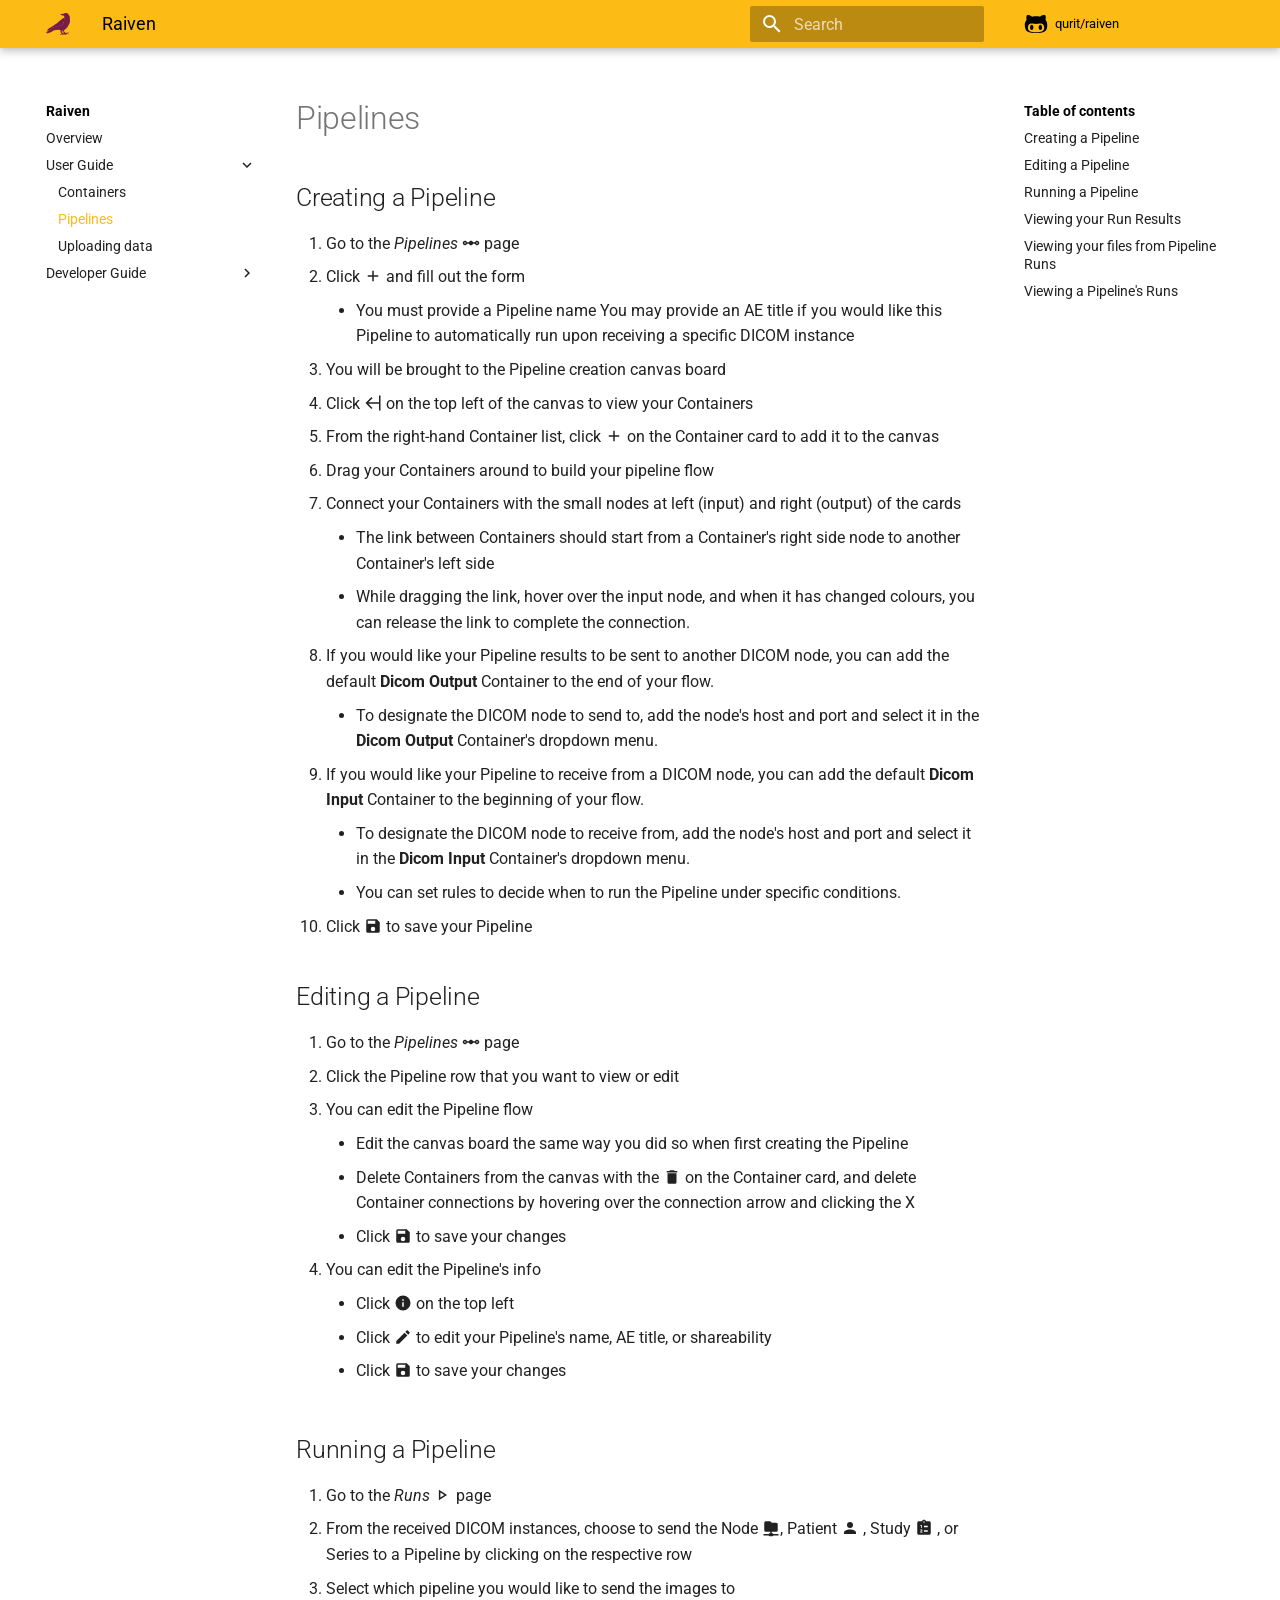
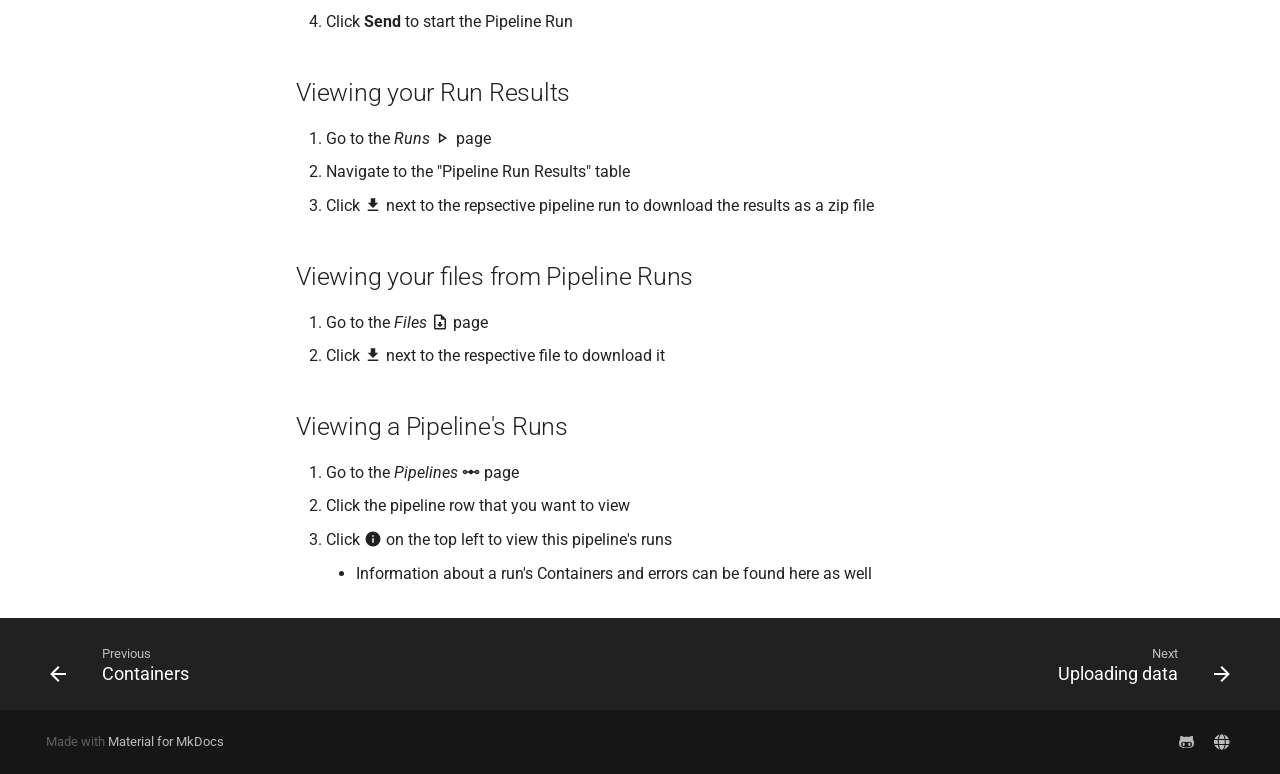
<file: pipelines/index.html>
<!doctype html>
<html lang="en" class="no-js">
  <head>
    
      <meta charset="utf-8">
      <meta name="viewport" content="width=device-width,initial-scale=1">
      
      
      
      
      <link rel="icon" href="../assets/raiven-logo.svg">
      <meta name="generator" content="mkdocs-1.2.2, mkdocs-material-7.2.6">
    
    
      
        <title>Pipelines - Raiven</title>
      
    
    
      <link rel="stylesheet" href="../assets/stylesheets/main.802231af.min.css">
      
        
        <link rel="stylesheet" href="../assets/stylesheets/palette.3f5d1f46.min.css">
        
      
    
    
    
      
        
        <link rel="preconnect" href="https://fonts.gstatic.com" crossorigin>
        <link rel="stylesheet" href="https://fonts.googleapis.com/css?family=Roboto:300,400,400i,700%7CRoboto+Mono&display=fallback">
        <style>:root{--md-text-font-family:"Roboto";--md-code-font-family:"Roboto Mono"}</style>
      
    
    
    
      <link rel="stylesheet" href="../css/main.css">
    
      <link rel="stylesheet" href="../css/termynal.css">
    
    
      


    
    
  </head>
  
  
    
    
      
    
    
    
    
    <body dir="ltr" data-md-color-scheme="primary" data-md-color-primary="" data-md-color-accent="">
  
    
    <script>function __prefix(e){return new URL("..",location).pathname+"."+e}function __get(e,t=localStorage){return JSON.parse(t.getItem(__prefix(e)))}</script>
    
      <script>var palette=__get("__palette");if(null!==palette&&"object"==typeof palette.color)for(var key in palette.color)document.body.setAttribute("data-md-color-"+key,palette.color[key])</script>
    
    <input class="md-toggle" data-md-toggle="drawer" type="checkbox" id="__drawer" autocomplete="off">
    <input class="md-toggle" data-md-toggle="search" type="checkbox" id="__search" autocomplete="off">
    <label class="md-overlay" for="__drawer"></label>
    <div data-md-component="skip">
      
        
        <a href="#pipelines" class="md-skip">
          Skip to content
        </a>
      
    </div>
    <div data-md-component="announce">
      
    </div>
    
      <header class="md-header" data-md-component="header">
  <nav class="md-header__inner md-grid" aria-label="Header">
    <a href=".." title="Raiven" class="md-header__button md-logo" aria-label="Raiven" data-md-component="logo">
      
  <img src="../assets/raiven-logo-black.svg" alt="logo">

    </a>
    <label class="md-header__button md-icon" for="__drawer">
      <svg xmlns="http://www.w3.org/2000/svg" viewBox="0 0 24 24"><path d="M3 6h18v2H3V6m0 5h18v2H3v-2m0 5h18v2H3v-2z"/></svg>
    </label>
    <div class="md-header__title" data-md-component="header-title">
      <div class="md-header__ellipsis">
        <div class="md-header__topic">
          <span class="md-ellipsis">
            Raiven
          </span>
        </div>
        <div class="md-header__topic" data-md-component="header-topic">
          <span class="md-ellipsis">
            
              Pipelines
            
          </span>
        </div>
      </div>
    </div>
    
      <form class="md-header__option" data-md-component="palette">
        
          
          
          <input class="md-option" data-md-color-media="" data-md-color-scheme="primary" data-md-color-primary="" data-md-color-accent=""  aria-hidden="true"  type="radio" name="__palette" id="__palette_1">
          
        
      </form>
    
    
    
      <label class="md-header__button md-icon" for="__search">
        <svg xmlns="http://www.w3.org/2000/svg" viewBox="0 0 24 24"><path d="M9.5 3A6.5 6.5 0 0 1 16 9.5c0 1.61-.59 3.09-1.56 4.23l.27.27h.79l5 5-1.5 1.5-5-5v-.79l-.27-.27A6.516 6.516 0 0 1 9.5 16 6.5 6.5 0 0 1 3 9.5 6.5 6.5 0 0 1 9.5 3m0 2C7 5 5 7 5 9.5S7 14 9.5 14 14 12 14 9.5 12 5 9.5 5z"/></svg>
      </label>
      
<div class="md-search" data-md-component="search" role="dialog">
  <label class="md-search__overlay" for="__search"></label>
  <div class="md-search__inner" role="search">
    <form class="md-search__form" name="search">
      <input type="text" class="md-search__input" name="query" aria-label="Search" placeholder="Search" autocapitalize="off" autocorrect="off" autocomplete="off" spellcheck="false" data-md-component="search-query" required>
      <label class="md-search__icon md-icon" for="__search">
        <svg xmlns="http://www.w3.org/2000/svg" viewBox="0 0 24 24"><path d="M9.5 3A6.5 6.5 0 0 1 16 9.5c0 1.61-.59 3.09-1.56 4.23l.27.27h.79l5 5-1.5 1.5-5-5v-.79l-.27-.27A6.516 6.516 0 0 1 9.5 16 6.5 6.5 0 0 1 3 9.5 6.5 6.5 0 0 1 9.5 3m0 2C7 5 5 7 5 9.5S7 14 9.5 14 14 12 14 9.5 12 5 9.5 5z"/></svg>
        <svg xmlns="http://www.w3.org/2000/svg" viewBox="0 0 24 24"><path d="M20 11v2H8l5.5 5.5-1.42 1.42L4.16 12l7.92-7.92L13.5 5.5 8 11h12z"/></svg>
      </label>
      <nav class="md-search__options" aria-label="Search">
        
        <button type="reset" class="md-search__icon md-icon" aria-label="Clear" tabindex="-1">
          <svg xmlns="http://www.w3.org/2000/svg" viewBox="0 0 24 24"><path d="M19 6.41 17.59 5 12 10.59 6.41 5 5 6.41 10.59 12 5 17.59 6.41 19 12 13.41 17.59 19 19 17.59 13.41 12 19 6.41z"/></svg>
        </button>
      </nav>
      
    </form>
    <div class="md-search__output">
      <div class="md-search__scrollwrap" data-md-scrollfix>
        <div class="md-search-result" data-md-component="search-result">
          <div class="md-search-result__meta">
            Initializing search
          </div>
          <ol class="md-search-result__list"></ol>
        </div>
      </div>
    </div>
  </div>
</div>
    
    
      <div class="md-header__source">
        
<a href="https://github.com/qurit/raiven" title="Go to repository" class="md-source" data-md-component="source">
  <div class="md-source__icon md-icon">
    
    <svg xmlns="http://www.w3.org/2000/svg" viewBox="0 0 480 512"><path d="M186.1 328.7c0 20.9-10.9 55.1-36.7 55.1s-36.7-34.2-36.7-55.1 10.9-55.1 36.7-55.1 36.7 34.2 36.7 55.1zM480 278.2c0 31.9-3.2 65.7-17.5 95-37.9 76.6-142.1 74.8-216.7 74.8-75.8 0-186.2 2.7-225.6-74.8-14.6-29-20.2-63.1-20.2-95 0-41.9 13.9-81.5 41.5-113.6-5.2-15.8-7.7-32.4-7.7-48.8 0-21.5 4.9-32.3 14.6-51.8 45.3 0 74.3 9 108.8 36 29-6.9 58.8-10 88.7-10 27 0 54.2 2.9 80.4 9.2 34-26.7 63-35.2 107.8-35.2 9.8 19.5 14.6 30.3 14.6 51.8 0 16.4-2.6 32.7-7.7 48.2 27.5 32.4 39 72.3 39 114.2zm-64.3 50.5c0-43.9-26.7-82.6-73.5-82.6-18.9 0-37 3.4-56 6-14.9 2.3-29.8 3.2-45.1 3.2-15.2 0-30.1-.9-45.1-3.2-18.7-2.6-37-6-56-6-46.8 0-73.5 38.7-73.5 82.6 0 87.8 80.4 101.3 150.4 101.3h48.2c70.3 0 150.6-13.4 150.6-101.3zm-82.6-55.1c-25.8 0-36.7 34.2-36.7 55.1s10.9 55.1 36.7 55.1 36.7-34.2 36.7-55.1-10.9-55.1-36.7-55.1z"/></svg>
  </div>
  <div class="md-source__repository">
    qurit/raiven
  </div>
</a>
      </div>
    
  </nav>
</header>
    
    <div class="md-container" data-md-component="container">
      
      
        
      
      <main class="md-main" data-md-component="main">
        <div class="md-main__inner md-grid">
          
            
              
              <div class="md-sidebar md-sidebar--primary" data-md-component="sidebar" data-md-type="navigation" >
                <div class="md-sidebar__scrollwrap">
                  <div class="md-sidebar__inner">
                    


<nav class="md-nav md-nav--primary" aria-label="Navigation" data-md-level="0">
  <label class="md-nav__title" for="__drawer">
    <a href=".." title="Raiven" class="md-nav__button md-logo" aria-label="Raiven" data-md-component="logo">
      
  <img src="../assets/raiven-logo-black.svg" alt="logo">

    </a>
    Raiven
  </label>
  
    <div class="md-nav__source">
      
<a href="https://github.com/qurit/raiven" title="Go to repository" class="md-source" data-md-component="source">
  <div class="md-source__icon md-icon">
    
    <svg xmlns="http://www.w3.org/2000/svg" viewBox="0 0 480 512"><path d="M186.1 328.7c0 20.9-10.9 55.1-36.7 55.1s-36.7-34.2-36.7-55.1 10.9-55.1 36.7-55.1 36.7 34.2 36.7 55.1zM480 278.2c0 31.9-3.2 65.7-17.5 95-37.9 76.6-142.1 74.8-216.7 74.8-75.8 0-186.2 2.7-225.6-74.8-14.6-29-20.2-63.1-20.2-95 0-41.9 13.9-81.5 41.5-113.6-5.2-15.8-7.7-32.4-7.7-48.8 0-21.5 4.9-32.3 14.6-51.8 45.3 0 74.3 9 108.8 36 29-6.9 58.8-10 88.7-10 27 0 54.2 2.9 80.4 9.2 34-26.7 63-35.2 107.8-35.2 9.8 19.5 14.6 30.3 14.6 51.8 0 16.4-2.6 32.7-7.7 48.2 27.5 32.4 39 72.3 39 114.2zm-64.3 50.5c0-43.9-26.7-82.6-73.5-82.6-18.9 0-37 3.4-56 6-14.9 2.3-29.8 3.2-45.1 3.2-15.2 0-30.1-.9-45.1-3.2-18.7-2.6-37-6-56-6-46.8 0-73.5 38.7-73.5 82.6 0 87.8 80.4 101.3 150.4 101.3h48.2c70.3 0 150.6-13.4 150.6-101.3zm-82.6-55.1c-25.8 0-36.7 34.2-36.7 55.1s10.9 55.1 36.7 55.1 36.7-34.2 36.7-55.1-10.9-55.1-36.7-55.1z"/></svg>
  </div>
  <div class="md-source__repository">
    qurit/raiven
  </div>
</a>
    </div>
  
  <ul class="md-nav__list" data-md-scrollfix>
    
      
      
      

  
  
  
    <li class="md-nav__item">
      <a href=".." class="md-nav__link">
        Overview
      </a>
    </li>
  

    
      
      
      

  
  
    
  
  
    
    <li class="md-nav__item md-nav__item--active md-nav__item--nested">
      
      
        <input class="md-nav__toggle md-toggle" data-md-toggle="__nav_2" type="checkbox" id="__nav_2" checked>
      
      <label class="md-nav__link" for="__nav_2">
        User Guide
        <span class="md-nav__icon md-icon"></span>
      </label>
      <nav class="md-nav" aria-label="User Guide" data-md-level="1">
        <label class="md-nav__title" for="__nav_2">
          <span class="md-nav__icon md-icon"></span>
          User Guide
        </label>
        <ul class="md-nav__list" data-md-scrollfix>
          
            
  
  
  
    <li class="md-nav__item">
      <a href="../containers/" class="md-nav__link">
        Containers
      </a>
    </li>
  

          
            
  
  
    
  
  
    <li class="md-nav__item md-nav__item--active">
      
      <input class="md-nav__toggle md-toggle" data-md-toggle="toc" type="checkbox" id="__toc">
      
      
        
      
      
        <label class="md-nav__link md-nav__link--active" for="__toc">
          Pipelines
          <span class="md-nav__icon md-icon"></span>
        </label>
      
      <a href="./" class="md-nav__link md-nav__link--active">
        Pipelines
      </a>
      
        
<nav class="md-nav md-nav--secondary" aria-label="Table of contents">
  
  
  
    
  
  
    <label class="md-nav__title" for="__toc">
      <span class="md-nav__icon md-icon"></span>
      Table of contents
    </label>
    <ul class="md-nav__list" data-md-component="toc" data-md-scrollfix>
      
        <li class="md-nav__item">
  <a href="#creating-a-pipeline" class="md-nav__link">
    Creating a Pipeline
  </a>
  
</li>
      
        <li class="md-nav__item">
  <a href="#editing-a-pipeline" class="md-nav__link">
    Editing a Pipeline
  </a>
  
</li>
      
        <li class="md-nav__item">
  <a href="#running-a-pipeline" class="md-nav__link">
    Running a Pipeline
  </a>
  
</li>
      
        <li class="md-nav__item">
  <a href="#viewing-your-run-results" class="md-nav__link">
    Viewing your Run Results
  </a>
  
</li>
      
        <li class="md-nav__item">
  <a href="#viewing-your-files-from-pipeline-runs" class="md-nav__link">
    Viewing your files from Pipeline Runs
  </a>
  
</li>
      
        <li class="md-nav__item">
  <a href="#viewing-a-pipelines-runs" class="md-nav__link">
    Viewing a Pipeline's Runs
  </a>
  
</li>
      
    </ul>
  
</nav>
      
    </li>
  

          
            
  
  
  
    <li class="md-nav__item">
      <a href="../uploading-data/" class="md-nav__link">
        Uploading data
      </a>
    </li>
  

          
        </ul>
      </nav>
    </li>
  

    
      
      
      

  
  
  
    
    <li class="md-nav__item md-nav__item--nested">
      
      
        <input class="md-nav__toggle md-toggle" data-md-toggle="__nav_3" type="checkbox" id="__nav_3" >
      
      <label class="md-nav__link" for="__nav_3">
        Developer Guide
        <span class="md-nav__icon md-icon"></span>
      </label>
      <nav class="md-nav" aria-label="Developer Guide" data-md-level="1">
        <label class="md-nav__title" for="__nav_3">
          <span class="md-nav__icon md-icon"></span>
          Developer Guide
        </label>
        <ul class="md-nav__list" data-md-scrollfix>
          
            
  
  
  
    <li class="md-nav__item">
      <a href="../frontend/" class="md-nav__link">
        Frontend
      </a>
    </li>
  

          
            
  
  
  
    <li class="md-nav__item">
      <a href="../backend/" class="md-nav__link">
        Backend
      </a>
    </li>
  

          
            
  
  
  
    <li class="md-nav__item">
      <a href="../documentation/" class="md-nav__link">
        Documentation
      </a>
    </li>
  

          
        </ul>
      </nav>
    </li>
  

    
  </ul>
</nav>
                  </div>
                </div>
              </div>
            
            
              
              <div class="md-sidebar md-sidebar--secondary" data-md-component="sidebar" data-md-type="toc" >
                <div class="md-sidebar__scrollwrap">
                  <div class="md-sidebar__inner">
                    
<nav class="md-nav md-nav--secondary" aria-label="Table of contents">
  
  
  
    
  
  
    <label class="md-nav__title" for="__toc">
      <span class="md-nav__icon md-icon"></span>
      Table of contents
    </label>
    <ul class="md-nav__list" data-md-component="toc" data-md-scrollfix>
      
        <li class="md-nav__item">
  <a href="#creating-a-pipeline" class="md-nav__link">
    Creating a Pipeline
  </a>
  
</li>
      
        <li class="md-nav__item">
  <a href="#editing-a-pipeline" class="md-nav__link">
    Editing a Pipeline
  </a>
  
</li>
      
        <li class="md-nav__item">
  <a href="#running-a-pipeline" class="md-nav__link">
    Running a Pipeline
  </a>
  
</li>
      
        <li class="md-nav__item">
  <a href="#viewing-your-run-results" class="md-nav__link">
    Viewing your Run Results
  </a>
  
</li>
      
        <li class="md-nav__item">
  <a href="#viewing-your-files-from-pipeline-runs" class="md-nav__link">
    Viewing your files from Pipeline Runs
  </a>
  
</li>
      
        <li class="md-nav__item">
  <a href="#viewing-a-pipelines-runs" class="md-nav__link">
    Viewing a Pipeline's Runs
  </a>
  
</li>
      
    </ul>
  
</nav>
                  </div>
                </div>
              </div>
            
          
          <div class="md-content" data-md-component="content">
            <article class="md-content__inner md-typeset">
              
                
                
                <h1 id="pipelines">Pipelines</h1>
<h2 id="creating-a-pipeline">Creating a Pipeline</h2>
<ol>
<li>Go to the <em>Pipelines</em> <span class="twemoji"><svg xmlns="http://www.w3.org/2000/svg" viewBox="0 0 24 24"><path d="M12 9c-1.3 0-2.4.8-2.8 2H6.8C6.4 9.8 5.3 9 4 9c-1.7 0-3 1.3-3 3s1.3 3 3 3c1.3 0 2.4-.8 2.8-2h2.4c.4 1.2 1.5 2 2.8 2s2.4-.8 2.8-2h2.4c.4 1.2 1.5 2 2.8 2 1.7 0 3-1.3 3-3s-1.3-3-3-3c-1.3 0-2.4.8-2.8 2h-2.4c-.4-1.2-1.5-2-2.8-2m-9 3c0-.6.4-1 1-1s1 .4 1 1-.4 1-1 1-1-.4-1-1m18 0c0 .6-.4 1-1 1s-1-.4-1-1 .4-1 1-1 1 .4 1 1z"/></svg></span> page</li>
<li>Click <span class="twemoji"><svg xmlns="http://www.w3.org/2000/svg" viewBox="0 0 24 24"><path d="M19 13h-6v6h-2v-6H5v-2h6V5h2v6h6v2z"/></svg></span> and fill out the form<ul>
<li>You must provide a Pipeline name
   You may provide an AE title if you would like this Pipeline to automatically run upon receiving a specific DICOM instance</li>
</ul>
</li>
<li>You will be brought to the Pipeline creation canvas board</li>
<li>Click <span class="twemoji"><svg xmlns="http://www.w3.org/2000/svg" viewBox="0 0 24 24"><path d="M20 22h2V2h-2v9H5.83l5.5-5.5-1.41-1.42L2 12l7.92 7.92 1.41-1.42-5.5-5.5H20v9z"/></svg></span> on the top left of the canvas to view your Containers</li>
<li>From the right-hand Container list, click <span class="twemoji"><svg xmlns="http://www.w3.org/2000/svg" viewBox="0 0 24 24"><path d="M19 13h-6v6h-2v-6H5v-2h6V5h2v6h6v2z"/></svg></span> on the Container card to add it to the canvas</li>
<li>Drag your Containers around to build your pipeline flow</li>
<li>Connect your Containers with the small nodes at left (input) and right (output) of the cards<ul>
<li>The link between Containers should start from a Container's right side node to another Container's left side</li>
<li>While dragging the link, hover over the input node, and when it has changed colours, you can release the link to complete the connection.</li>
</ul>
</li>
<li>If you would like your Pipeline results to be sent to another DICOM node, you can add the default <strong>Dicom Output</strong> Container to the end of your flow.<ul>
<li>To designate the DICOM node to send to, add the node's host and port and select it in the <strong>Dicom Output</strong> Container's dropdown menu.</li>
</ul>
</li>
<li>If you would like your Pipeline to receive from a DICOM node, you can add the default <strong>Dicom Input</strong> Container to the beginning of your flow.<ul>
<li>To designate the DICOM node to receive from, add the node's host and port and select it in the <strong>Dicom Input</strong> Container's dropdown menu.</li>
<li>You can set rules to decide when to run the Pipeline under specific conditions.</li>
</ul>
</li>
<li>Click <span class="twemoji"><svg xmlns="http://www.w3.org/2000/svg" viewBox="0 0 24 24"><path d="M15 9H5V5h10m-3 14a3 3 0 0 1-3-3 3 3 0 0 1 3-3 3 3 0 0 1 3 3 3 3 0 0 1-3 3m5-16H5a2 2 0 0 0-2 2v14a2 2 0 0 0 2 2h14a2 2 0 0 0 2-2V7l-4-4z"/></svg></span> to save your Pipeline</li>
</ol>
<h2 id="editing-a-pipeline">Editing a Pipeline</h2>
<ol>
<li>Go to the <em>Pipelines</em> <span class="twemoji"><svg xmlns="http://www.w3.org/2000/svg" viewBox="0 0 24 24"><path d="M12 9c-1.3 0-2.4.8-2.8 2H6.8C6.4 9.8 5.3 9 4 9c-1.7 0-3 1.3-3 3s1.3 3 3 3c1.3 0 2.4-.8 2.8-2h2.4c.4 1.2 1.5 2 2.8 2s2.4-.8 2.8-2h2.4c.4 1.2 1.5 2 2.8 2 1.7 0 3-1.3 3-3s-1.3-3-3-3c-1.3 0-2.4.8-2.8 2h-2.4c-.4-1.2-1.5-2-2.8-2m-9 3c0-.6.4-1 1-1s1 .4 1 1-.4 1-1 1-1-.4-1-1m18 0c0 .6-.4 1-1 1s-1-.4-1-1 .4-1 1-1 1 .4 1 1z"/></svg></span> page</li>
<li>Click the Pipeline row that you want to view or edit</li>
<li>You can edit the Pipeline flow<ul>
<li>Edit the canvas board the same way you did so when first creating the Pipeline</li>
<li>Delete Containers from the canvas with the <span class="twemoji"><svg xmlns="http://www.w3.org/2000/svg" viewBox="0 0 24 24"><path d="M19 4h-3.5l-1-1h-5l-1 1H5v2h14M6 19a2 2 0 0 0 2 2h8a2 2 0 0 0 2-2V7H6v12z"/></svg></span> on the Container card, and delete Container connections by hovering over the connection arrow and clicking the X</li>
<li>Click <span class="twemoji"><svg xmlns="http://www.w3.org/2000/svg" viewBox="0 0 24 24"><path d="M15 9H5V5h10m-3 14a3 3 0 0 1-3-3 3 3 0 0 1 3-3 3 3 0 0 1 3 3 3 3 0 0 1-3 3m5-16H5a2 2 0 0 0-2 2v14a2 2 0 0 0 2 2h14a2 2 0 0 0 2-2V7l-4-4z"/></svg></span> to save your changes</li>
</ul>
</li>
<li>You can edit the Pipeline's info<ul>
<li>Click <span class="twemoji"><svg xmlns="http://www.w3.org/2000/svg" viewBox="0 0 24 24"><path d="M13 9h-2V7h2m0 10h-2v-6h2m-1-9A10 10 0 0 0 2 12a10 10 0 0 0 10 10 10 10 0 0 0 10-10A10 10 0 0 0 12 2z"/></svg></span> on the top left</li>
<li>Click <span class="twemoji"><svg xmlns="http://www.w3.org/2000/svg" viewBox="0 0 24 24"><path d="M20.71 7.04c.39-.39.39-1.04 0-1.41l-2.34-2.34c-.37-.39-1.02-.39-1.41 0l-1.84 1.83 3.75 3.75M3 17.25V21h3.75L17.81 9.93l-3.75-3.75L3 17.25z"/></svg></span> to edit your Pipeline's name, AE title, or shareability</li>
<li>Click <span class="twemoji"><svg xmlns="http://www.w3.org/2000/svg" viewBox="0 0 24 24"><path d="M15 9H5V5h10m-3 14a3 3 0 0 1-3-3 3 3 0 0 1 3-3 3 3 0 0 1 3 3 3 3 0 0 1-3 3m5-16H5a2 2 0 0 0-2 2v14a2 2 0 0 0 2 2h14a2 2 0 0 0 2-2V7l-4-4z"/></svg></span> to save your changes</li>
</ul>
</li>
</ol>
<h2 id="running-a-pipeline">Running a Pipeline</h2>
<ol>
<li>Go to the <em>Runs</em> <span class="twemoji"><svg xmlns="http://www.w3.org/2000/svg" viewBox="0 0 24 24"><path d="M8.5 8.64 13.77 12 8.5 15.36V8.64M6.5 5v14l11-7"/></svg></span> page</li>
<li>From the received DICOM instances, choose to send the Node <span class="twemoji"><svg xmlns="http://www.w3.org/2000/svg" viewBox="0 0 24 24"><path d="M3 15V5a2 2 0 0 1 2-2h6l2 2h6a2 2 0 0 1 2 2v8a2 2 0 0 1-2 2h-6v2h1a1 1 0 0 1 1 1h7v2h-7a1 1 0 0 1-1 1h-4a1 1 0 0 1-1-1H2v-2h7a1 1 0 0 1 1-1h1v-2H5a2 2 0 0 1-2-2z"/></svg></span>, Patient <span class="twemoji"><svg xmlns="http://www.w3.org/2000/svg" viewBox="0 0 24 24"><path d="M12 4a4 4 0 0 1 4 4 4 4 0 0 1-4 4 4 4 0 0 1-4-4 4 4 0 0 1 4-4m0 10c4.42 0 8 1.79 8 4v2H4v-2c0-2.21 3.58-4 8-4z"/></svg></span> , Study <span class="twemoji"><svg xmlns="http://www.w3.org/2000/svg" viewBox="0 0 24 24"><path d="M19 3h-4.18C14.4 1.84 13.3 1 12 1s-2.4.84-2.82 2H5c-1.1 0-2 .9-2 2v14c0 1.1.9 2 2 2h14c1.1 0 2-.9 2-2V5c0-1.1-.9-2-2-2M7 8h2v4H8V9H7V8m3 9v1H7v-.92L9 15H7v-1h2.25c.41 0 .75.34.75.75 0 .2-.08.39-.21.52L8.12 17H10m1-13c0-.55.45-1 1-1s1 .45 1 1-.45 1-1 1-1-.45-1-1m6 13h-5v-2h5v2m0-6h-5V9h5v2z"/></svg></span> , or Series to a Pipeline by clicking on the respective row</li>
<li>Select which pipeline you would like to send the images to</li>
<li>Click <strong>Send</strong> to start the Pipeline Run</li>
</ol>
<h2 id="viewing-your-run-results">Viewing your Run Results</h2>
<ol>
<li>Go to the <em>Runs</em> <span class="twemoji"><svg xmlns="http://www.w3.org/2000/svg" viewBox="0 0 24 24"><path d="M8.5 8.64 13.77 12 8.5 15.36V8.64M6.5 5v14l11-7"/></svg></span> page</li>
<li>Navigate to the "Pipeline Run Results" table</li>
<li>Click <span class="twemoji"><svg xmlns="http://www.w3.org/2000/svg" viewBox="0 0 24 24"><path d="M5 20h14v-2H5m14-9h-4V3H9v6H5l7 7 7-7z"/></svg></span> next to the repsective pipeline run to download the results as a zip file</li>
</ol>
<h2 id="viewing-your-files-from-pipeline-runs">Viewing your files from Pipeline Runs</h2>
<ol>
<li>Go to the <em>Files</em> <span class="twemoji"><svg xmlns="http://www.w3.org/2000/svg" viewBox="0 0 24 24"><path d="m14 2 6 6v12a2 2 0 0 1-2 2H6a2 2 0 0 1-2-2V4a2 2 0 0 1 2-2h8m4 18V9h-5V4H6v16h12m-6-1-4-4h2.5v-3h3v3H16l-4 4z"/></svg></span> page</li>
<li>Click <span class="twemoji"><svg xmlns="http://www.w3.org/2000/svg" viewBox="0 0 24 24"><path d="M5 20h14v-2H5m14-9h-4V3H9v6H5l7 7 7-7z"/></svg></span> next to the respective file to download it</li>
</ol>
<h2 id="viewing-a-pipelines-runs">Viewing a Pipeline's Runs</h2>
<ol>
<li>Go to the <em>Pipelines</em> <span class="twemoji"><svg xmlns="http://www.w3.org/2000/svg" viewBox="0 0 24 24"><path d="M12 9c-1.3 0-2.4.8-2.8 2H6.8C6.4 9.8 5.3 9 4 9c-1.7 0-3 1.3-3 3s1.3 3 3 3c1.3 0 2.4-.8 2.8-2h2.4c.4 1.2 1.5 2 2.8 2s2.4-.8 2.8-2h2.4c.4 1.2 1.5 2 2.8 2 1.7 0 3-1.3 3-3s-1.3-3-3-3c-1.3 0-2.4.8-2.8 2h-2.4c-.4-1.2-1.5-2-2.8-2m-9 3c0-.6.4-1 1-1s1 .4 1 1-.4 1-1 1-1-.4-1-1m18 0c0 .6-.4 1-1 1s-1-.4-1-1 .4-1 1-1 1 .4 1 1z"/></svg></span> page</li>
<li>Click the pipeline row that you want to view</li>
<li>Click <span class="twemoji"><svg xmlns="http://www.w3.org/2000/svg" viewBox="0 0 24 24"><path d="M13 9h-2V7h2m0 10h-2v-6h2m-1-9A10 10 0 0 0 2 12a10 10 0 0 0 10 10 10 10 0 0 0 10-10A10 10 0 0 0 12 2z"/></svg></span> on the top left to view this pipeline's runs<ul>
<li>Information about a run's Containers and errors can be found here as well</li>
</ul>
</li>
</ol>
                
              
              
                


              
            </article>
          </div>
        </div>
        
      </main>
      
        
<footer class="md-footer">
  
    <nav class="md-footer__inner md-grid" aria-label="Footer">
      
        
        <a href="../containers/" class="md-footer__link md-footer__link--prev" aria-label="Previous: Containers" rel="prev">
          <div class="md-footer__button md-icon">
            <svg xmlns="http://www.w3.org/2000/svg" viewBox="0 0 24 24"><path d="M20 11v2H8l5.5 5.5-1.42 1.42L4.16 12l7.92-7.92L13.5 5.5 8 11h12z"/></svg>
          </div>
          <div class="md-footer__title">
            <div class="md-ellipsis">
              <span class="md-footer__direction">
                Previous
              </span>
              Containers
            </div>
          </div>
        </a>
      
      
        
        <a href="../uploading-data/" class="md-footer__link md-footer__link--next" aria-label="Next: Uploading data" rel="next">
          <div class="md-footer__title">
            <div class="md-ellipsis">
              <span class="md-footer__direction">
                Next
              </span>
              Uploading data
            </div>
          </div>
          <div class="md-footer__button md-icon">
            <svg xmlns="http://www.w3.org/2000/svg" viewBox="0 0 24 24"><path d="M4 11v2h12l-5.5 5.5 1.42 1.42L19.84 12l-7.92-7.92L10.5 5.5 16 11H4z"/></svg>
          </div>
        </a>
      
    </nav>
  
  <div class="md-footer-meta md-typeset">
    <div class="md-footer-meta__inner md-grid">
      <div class="md-footer-copyright">
        
        Made with
        <a href="https://squidfunk.github.io/mkdocs-material/" target="_blank" rel="noopener">
          Material for MkDocs
        </a>
        
      </div>
      
  <div class="md-footer-social">
    
      
      
        
        
      
      <a href="https://github.com/qurit" target="_blank" rel="noopener" title="github.com" class="md-footer-social__link">
        <svg xmlns="http://www.w3.org/2000/svg" viewBox="0 0 480 512"><path d="M186.1 328.7c0 20.9-10.9 55.1-36.7 55.1s-36.7-34.2-36.7-55.1 10.9-55.1 36.7-55.1 36.7 34.2 36.7 55.1zM480 278.2c0 31.9-3.2 65.7-17.5 95-37.9 76.6-142.1 74.8-216.7 74.8-75.8 0-186.2 2.7-225.6-74.8-14.6-29-20.2-63.1-20.2-95 0-41.9 13.9-81.5 41.5-113.6-5.2-15.8-7.7-32.4-7.7-48.8 0-21.5 4.9-32.3 14.6-51.8 45.3 0 74.3 9 108.8 36 29-6.9 58.8-10 88.7-10 27 0 54.2 2.9 80.4 9.2 34-26.7 63-35.2 107.8-35.2 9.8 19.5 14.6 30.3 14.6 51.8 0 16.4-2.6 32.7-7.7 48.2 27.5 32.4 39 72.3 39 114.2zm-64.3 50.5c0-43.9-26.7-82.6-73.5-82.6-18.9 0-37 3.4-56 6-14.9 2.3-29.8 3.2-45.1 3.2-15.2 0-30.1-.9-45.1-3.2-18.7-2.6-37-6-56-6-46.8 0-73.5 38.7-73.5 82.6 0 87.8 80.4 101.3 150.4 101.3h48.2c70.3 0 150.6-13.4 150.6-101.3zm-82.6-55.1c-25.8 0-36.7 34.2-36.7 55.1s10.9 55.1 36.7 55.1 36.7-34.2 36.7-55.1-10.9-55.1-36.7-55.1z"/></svg>
      </a>
    
      
      
        
        
      
      <a href="https://qurit.ca" target="_blank" rel="noopener" title="qurit.ca" class="md-footer-social__link">
        <svg xmlns="http://www.w3.org/2000/svg" viewBox="0 0 496 512"><path d="M336.5 160C322 70.7 287.8 8 248 8s-74 62.7-88.5 152h177zM152 256c0 22.2 1.2 43.5 3.3 64h185.3c2.1-20.5 3.3-41.8 3.3-64s-1.2-43.5-3.3-64H155.3c-2.1 20.5-3.3 41.8-3.3 64zm324.7-96c-28.6-67.9-86.5-120.4-158-141.6 24.4 33.8 41.2 84.7 50 141.6h108zM177.2 18.4C105.8 39.6 47.8 92.1 19.3 160h108c8.7-56.9 25.5-107.8 49.9-141.6zM487.4 192H372.7c2.1 21 3.3 42.5 3.3 64s-1.2 43-3.3 64h114.6c5.5-20.5 8.6-41.8 8.6-64s-3.1-43.5-8.5-64zM120 256c0-21.5 1.2-43 3.3-64H8.6C3.2 212.5 0 233.8 0 256s3.2 43.5 8.6 64h114.6c-2-21-3.2-42.5-3.2-64zm39.5 96c14.5 89.3 48.7 152 88.5 152s74-62.7 88.5-152h-177zm159.3 141.6c71.4-21.2 129.4-73.7 158-141.6h-108c-8.8 56.9-25.6 107.8-50 141.6zM19.3 352c28.6 67.9 86.5 120.4 158 141.6-24.4-33.8-41.2-84.7-50-141.6h-108z"/></svg>
      </a>
    
  </div>

    </div>
  </div>
</footer>
      
    </div>
    <div class="md-dialog" data-md-component="dialog">
      <div class="md-dialog__inner md-typeset"></div>
    </div>
    <script id="__config" type="application/json">{"base": "..", "features": [], "translations": {"clipboard.copy": "Copy to clipboard", "clipboard.copied": "Copied to clipboard", "search.config.lang": "en", "search.config.pipeline": "trimmer, stopWordFilter", "search.config.separator": "[\\s\\-]+", "search.placeholder": "Search", "search.result.placeholder": "Type to start searching", "search.result.none": "No matching documents", "search.result.one": "1 matching document", "search.result.other": "# matching documents", "search.result.more.one": "1 more on this page", "search.result.more.other": "# more on this page", "search.result.term.missing": "Missing", "select.version.title": "Select version"}, "search": "../assets/javascripts/workers/search.409db549.min.js", "version": null}</script>
    
    
      <script src="../assets/javascripts/bundle.756773cc.min.js"></script>
      
        <script src="../js/termynal.js"></script>
      
        <script src="../js/termy.js"></script>
      
    
  </body>
</html>
</file>
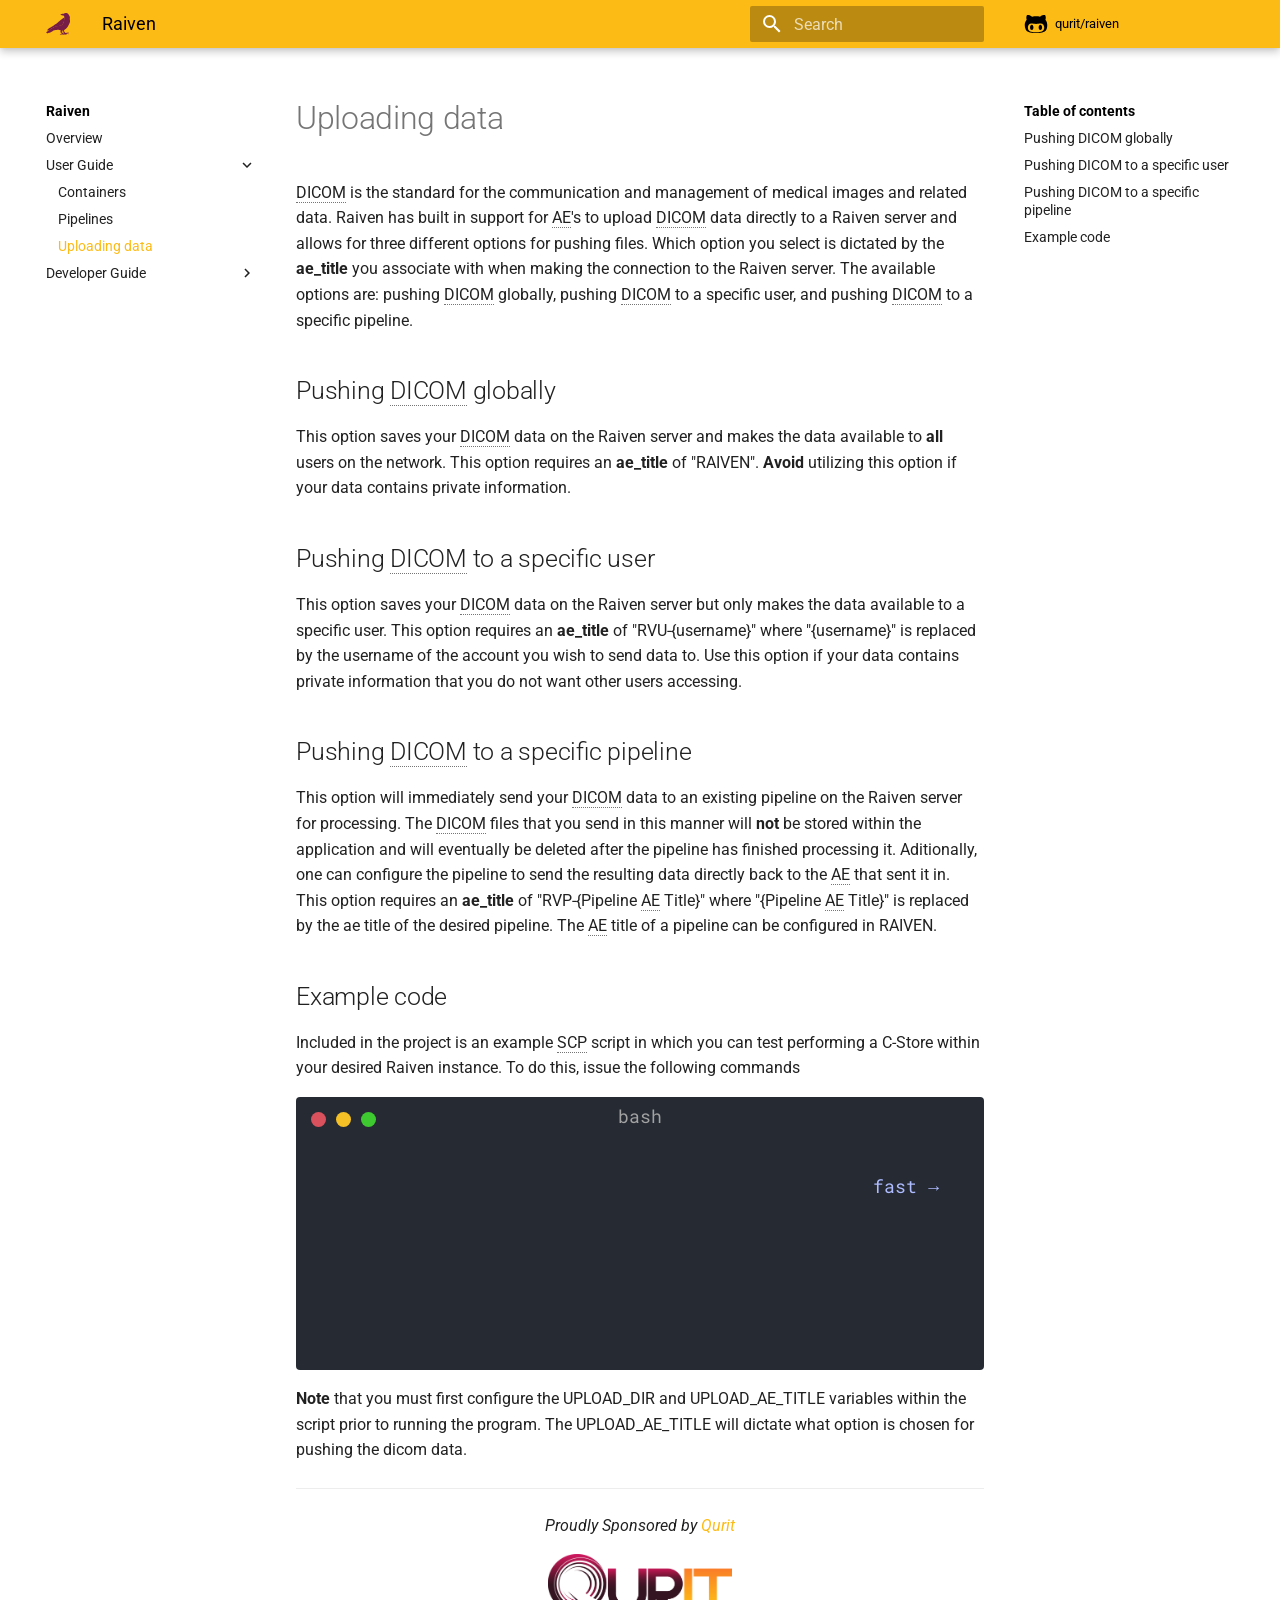
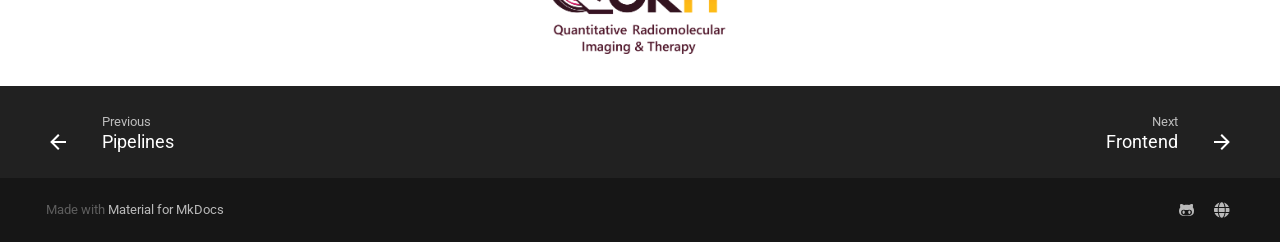
<file: uploading-data/index.html>
<!doctype html>
<html lang="en" class="no-js">
  <head>
    
      <meta charset="utf-8">
      <meta name="viewport" content="width=device-width,initial-scale=1">
      
      
      
      
      <link rel="icon" href="../assets/raiven-logo.svg">
      <meta name="generator" content="mkdocs-1.2.2, mkdocs-material-7.2.6">
    
    
      
        <title>Uploading data - Raiven</title>
      
    
    
      <link rel="stylesheet" href="../assets/stylesheets/main.802231af.min.css">
      
        
        <link rel="stylesheet" href="../assets/stylesheets/palette.3f5d1f46.min.css">
        
      
    
    
    
      
        
        <link rel="preconnect" href="https://fonts.gstatic.com" crossorigin>
        <link rel="stylesheet" href="https://fonts.googleapis.com/css?family=Roboto:300,400,400i,700%7CRoboto+Mono&display=fallback">
        <style>:root{--md-text-font-family:"Roboto";--md-code-font-family:"Roboto Mono"}</style>
      
    
    
    
      <link rel="stylesheet" href="../css/main.css">
    
      <link rel="stylesheet" href="../css/termynal.css">
    
    
      


    
    
  </head>
  
  
    
    
      
    
    
    
    
    <body dir="ltr" data-md-color-scheme="primary" data-md-color-primary="" data-md-color-accent="">
  
    
    <script>function __prefix(e){return new URL("..",location).pathname+"."+e}function __get(e,t=localStorage){return JSON.parse(t.getItem(__prefix(e)))}</script>
    
      <script>var palette=__get("__palette");if(null!==palette&&"object"==typeof palette.color)for(var key in palette.color)document.body.setAttribute("data-md-color-"+key,palette.color[key])</script>
    
    <input class="md-toggle" data-md-toggle="drawer" type="checkbox" id="__drawer" autocomplete="off">
    <input class="md-toggle" data-md-toggle="search" type="checkbox" id="__search" autocomplete="off">
    <label class="md-overlay" for="__drawer"></label>
    <div data-md-component="skip">
      
        
        <a href="#pushing-dicom-globally" class="md-skip">
          Skip to content
        </a>
      
    </div>
    <div data-md-component="announce">
      
    </div>
    
      <header class="md-header" data-md-component="header">
  <nav class="md-header__inner md-grid" aria-label="Header">
    <a href=".." title="Raiven" class="md-header__button md-logo" aria-label="Raiven" data-md-component="logo">
      
  <img src="../assets/raiven-logo-black.svg" alt="logo">

    </a>
    <label class="md-header__button md-icon" for="__drawer">
      <svg xmlns="http://www.w3.org/2000/svg" viewBox="0 0 24 24"><path d="M3 6h18v2H3V6m0 5h18v2H3v-2m0 5h18v2H3v-2z"/></svg>
    </label>
    <div class="md-header__title" data-md-component="header-title">
      <div class="md-header__ellipsis">
        <div class="md-header__topic">
          <span class="md-ellipsis">
            Raiven
          </span>
        </div>
        <div class="md-header__topic" data-md-component="header-topic">
          <span class="md-ellipsis">
            
              Uploading data
            
          </span>
        </div>
      </div>
    </div>
    
      <form class="md-header__option" data-md-component="palette">
        
          
          
          <input class="md-option" data-md-color-media="" data-md-color-scheme="primary" data-md-color-primary="" data-md-color-accent=""  aria-hidden="true"  type="radio" name="__palette" id="__palette_1">
          
        
      </form>
    
    
    
      <label class="md-header__button md-icon" for="__search">
        <svg xmlns="http://www.w3.org/2000/svg" viewBox="0 0 24 24"><path d="M9.5 3A6.5 6.5 0 0 1 16 9.5c0 1.61-.59 3.09-1.56 4.23l.27.27h.79l5 5-1.5 1.5-5-5v-.79l-.27-.27A6.516 6.516 0 0 1 9.5 16 6.5 6.5 0 0 1 3 9.5 6.5 6.5 0 0 1 9.5 3m0 2C7 5 5 7 5 9.5S7 14 9.5 14 14 12 14 9.5 12 5 9.5 5z"/></svg>
      </label>
      
<div class="md-search" data-md-component="search" role="dialog">
  <label class="md-search__overlay" for="__search"></label>
  <div class="md-search__inner" role="search">
    <form class="md-search__form" name="search">
      <input type="text" class="md-search__input" name="query" aria-label="Search" placeholder="Search" autocapitalize="off" autocorrect="off" autocomplete="off" spellcheck="false" data-md-component="search-query" required>
      <label class="md-search__icon md-icon" for="__search">
        <svg xmlns="http://www.w3.org/2000/svg" viewBox="0 0 24 24"><path d="M9.5 3A6.5 6.5 0 0 1 16 9.5c0 1.61-.59 3.09-1.56 4.23l.27.27h.79l5 5-1.5 1.5-5-5v-.79l-.27-.27A6.516 6.516 0 0 1 9.5 16 6.5 6.5 0 0 1 3 9.5 6.5 6.5 0 0 1 9.5 3m0 2C7 5 5 7 5 9.5S7 14 9.5 14 14 12 14 9.5 12 5 9.5 5z"/></svg>
        <svg xmlns="http://www.w3.org/2000/svg" viewBox="0 0 24 24"><path d="M20 11v2H8l5.5 5.5-1.42 1.42L4.16 12l7.92-7.92L13.5 5.5 8 11h12z"/></svg>
      </label>
      <nav class="md-search__options" aria-label="Search">
        
        <button type="reset" class="md-search__icon md-icon" aria-label="Clear" tabindex="-1">
          <svg xmlns="http://www.w3.org/2000/svg" viewBox="0 0 24 24"><path d="M19 6.41 17.59 5 12 10.59 6.41 5 5 6.41 10.59 12 5 17.59 6.41 19 12 13.41 17.59 19 19 17.59 13.41 12 19 6.41z"/></svg>
        </button>
      </nav>
      
    </form>
    <div class="md-search__output">
      <div class="md-search__scrollwrap" data-md-scrollfix>
        <div class="md-search-result" data-md-component="search-result">
          <div class="md-search-result__meta">
            Initializing search
          </div>
          <ol class="md-search-result__list"></ol>
        </div>
      </div>
    </div>
  </div>
</div>
    
    
      <div class="md-header__source">
        
<a href="https://github.com/qurit/raiven" title="Go to repository" class="md-source" data-md-component="source">
  <div class="md-source__icon md-icon">
    
    <svg xmlns="http://www.w3.org/2000/svg" viewBox="0 0 480 512"><path d="M186.1 328.7c0 20.9-10.9 55.1-36.7 55.1s-36.7-34.2-36.7-55.1 10.9-55.1 36.7-55.1 36.7 34.2 36.7 55.1zM480 278.2c0 31.9-3.2 65.7-17.5 95-37.9 76.6-142.1 74.8-216.7 74.8-75.8 0-186.2 2.7-225.6-74.8-14.6-29-20.2-63.1-20.2-95 0-41.9 13.9-81.5 41.5-113.6-5.2-15.8-7.7-32.4-7.7-48.8 0-21.5 4.9-32.3 14.6-51.8 45.3 0 74.3 9 108.8 36 29-6.9 58.8-10 88.7-10 27 0 54.2 2.9 80.4 9.2 34-26.7 63-35.2 107.8-35.2 9.8 19.5 14.6 30.3 14.6 51.8 0 16.4-2.6 32.7-7.7 48.2 27.5 32.4 39 72.3 39 114.2zm-64.3 50.5c0-43.9-26.7-82.6-73.5-82.6-18.9 0-37 3.4-56 6-14.9 2.3-29.8 3.2-45.1 3.2-15.2 0-30.1-.9-45.1-3.2-18.7-2.6-37-6-56-6-46.8 0-73.5 38.7-73.5 82.6 0 87.8 80.4 101.3 150.4 101.3h48.2c70.3 0 150.6-13.4 150.6-101.3zm-82.6-55.1c-25.8 0-36.7 34.2-36.7 55.1s10.9 55.1 36.7 55.1 36.7-34.2 36.7-55.1-10.9-55.1-36.7-55.1z"/></svg>
  </div>
  <div class="md-source__repository">
    qurit/raiven
  </div>
</a>
      </div>
    
  </nav>
</header>
    
    <div class="md-container" data-md-component="container">
      
      
        
      
      <main class="md-main" data-md-component="main">
        <div class="md-main__inner md-grid">
          
            
              
              <div class="md-sidebar md-sidebar--primary" data-md-component="sidebar" data-md-type="navigation" >
                <div class="md-sidebar__scrollwrap">
                  <div class="md-sidebar__inner">
                    


<nav class="md-nav md-nav--primary" aria-label="Navigation" data-md-level="0">
  <label class="md-nav__title" for="__drawer">
    <a href=".." title="Raiven" class="md-nav__button md-logo" aria-label="Raiven" data-md-component="logo">
      
  <img src="../assets/raiven-logo-black.svg" alt="logo">

    </a>
    Raiven
  </label>
  
    <div class="md-nav__source">
      
<a href="https://github.com/qurit/raiven" title="Go to repository" class="md-source" data-md-component="source">
  <div class="md-source__icon md-icon">
    
    <svg xmlns="http://www.w3.org/2000/svg" viewBox="0 0 480 512"><path d="M186.1 328.7c0 20.9-10.9 55.1-36.7 55.1s-36.7-34.2-36.7-55.1 10.9-55.1 36.7-55.1 36.7 34.2 36.7 55.1zM480 278.2c0 31.9-3.2 65.7-17.5 95-37.9 76.6-142.1 74.8-216.7 74.8-75.8 0-186.2 2.7-225.6-74.8-14.6-29-20.2-63.1-20.2-95 0-41.9 13.9-81.5 41.5-113.6-5.2-15.8-7.7-32.4-7.7-48.8 0-21.5 4.9-32.3 14.6-51.8 45.3 0 74.3 9 108.8 36 29-6.9 58.8-10 88.7-10 27 0 54.2 2.9 80.4 9.2 34-26.7 63-35.2 107.8-35.2 9.8 19.5 14.6 30.3 14.6 51.8 0 16.4-2.6 32.7-7.7 48.2 27.5 32.4 39 72.3 39 114.2zm-64.3 50.5c0-43.9-26.7-82.6-73.5-82.6-18.9 0-37 3.4-56 6-14.9 2.3-29.8 3.2-45.1 3.2-15.2 0-30.1-.9-45.1-3.2-18.7-2.6-37-6-56-6-46.8 0-73.5 38.7-73.5 82.6 0 87.8 80.4 101.3 150.4 101.3h48.2c70.3 0 150.6-13.4 150.6-101.3zm-82.6-55.1c-25.8 0-36.7 34.2-36.7 55.1s10.9 55.1 36.7 55.1 36.7-34.2 36.7-55.1-10.9-55.1-36.7-55.1z"/></svg>
  </div>
  <div class="md-source__repository">
    qurit/raiven
  </div>
</a>
    </div>
  
  <ul class="md-nav__list" data-md-scrollfix>
    
      
      
      

  
  
  
    <li class="md-nav__item">
      <a href=".." class="md-nav__link">
        Overview
      </a>
    </li>
  

    
      
      
      

  
  
    
  
  
    
    <li class="md-nav__item md-nav__item--active md-nav__item--nested">
      
      
        <input class="md-nav__toggle md-toggle" data-md-toggle="__nav_2" type="checkbox" id="__nav_2" checked>
      
      <label class="md-nav__link" for="__nav_2">
        User Guide
        <span class="md-nav__icon md-icon"></span>
      </label>
      <nav class="md-nav" aria-label="User Guide" data-md-level="1">
        <label class="md-nav__title" for="__nav_2">
          <span class="md-nav__icon md-icon"></span>
          User Guide
        </label>
        <ul class="md-nav__list" data-md-scrollfix>
          
            
  
  
  
    <li class="md-nav__item">
      <a href="../containers/" class="md-nav__link">
        Containers
      </a>
    </li>
  

          
            
  
  
  
    <li class="md-nav__item">
      <a href="../pipelines/" class="md-nav__link">
        Pipelines
      </a>
    </li>
  

          
            
  
  
    
  
  
    <li class="md-nav__item md-nav__item--active">
      
      <input class="md-nav__toggle md-toggle" data-md-toggle="toc" type="checkbox" id="__toc">
      
      
      
        <label class="md-nav__link md-nav__link--active" for="__toc">
          Uploading data
          <span class="md-nav__icon md-icon"></span>
        </label>
      
      <a href="./" class="md-nav__link md-nav__link--active">
        Uploading data
      </a>
      
        
<nav class="md-nav md-nav--secondary" aria-label="Table of contents">
  
  
  
  
    <label class="md-nav__title" for="__toc">
      <span class="md-nav__icon md-icon"></span>
      Table of contents
    </label>
    <ul class="md-nav__list" data-md-component="toc" data-md-scrollfix>
      
        <li class="md-nav__item">
  <a href="#pushing-dicom-globally" class="md-nav__link">
    Pushing DICOM globally
  </a>
  
</li>
      
        <li class="md-nav__item">
  <a href="#pushing-dicom-to-a-specific-user" class="md-nav__link">
    Pushing DICOM to a specific user
  </a>
  
</li>
      
        <li class="md-nav__item">
  <a href="#pushing-dicom-to-a-specific-pipeline" class="md-nav__link">
    Pushing DICOM to a specific pipeline
  </a>
  
</li>
      
        <li class="md-nav__item">
  <a href="#example-code" class="md-nav__link">
    Example code
  </a>
  
</li>
      
    </ul>
  
</nav>
      
    </li>
  

          
        </ul>
      </nav>
    </li>
  

    
      
      
      

  
  
  
    
    <li class="md-nav__item md-nav__item--nested">
      
      
        <input class="md-nav__toggle md-toggle" data-md-toggle="__nav_3" type="checkbox" id="__nav_3" >
      
      <label class="md-nav__link" for="__nav_3">
        Developer Guide
        <span class="md-nav__icon md-icon"></span>
      </label>
      <nav class="md-nav" aria-label="Developer Guide" data-md-level="1">
        <label class="md-nav__title" for="__nav_3">
          <span class="md-nav__icon md-icon"></span>
          Developer Guide
        </label>
        <ul class="md-nav__list" data-md-scrollfix>
          
            
  
  
  
    <li class="md-nav__item">
      <a href="../frontend/" class="md-nav__link">
        Frontend
      </a>
    </li>
  

          
            
  
  
  
    <li class="md-nav__item">
      <a href="../backend/" class="md-nav__link">
        Backend
      </a>
    </li>
  

          
            
  
  
  
    <li class="md-nav__item">
      <a href="../documentation/" class="md-nav__link">
        Documentation
      </a>
    </li>
  

          
        </ul>
      </nav>
    </li>
  

    
  </ul>
</nav>
                  </div>
                </div>
              </div>
            
            
              
              <div class="md-sidebar md-sidebar--secondary" data-md-component="sidebar" data-md-type="toc" >
                <div class="md-sidebar__scrollwrap">
                  <div class="md-sidebar__inner">
                    
<nav class="md-nav md-nav--secondary" aria-label="Table of contents">
  
  
  
  
    <label class="md-nav__title" for="__toc">
      <span class="md-nav__icon md-icon"></span>
      Table of contents
    </label>
    <ul class="md-nav__list" data-md-component="toc" data-md-scrollfix>
      
        <li class="md-nav__item">
  <a href="#pushing-dicom-globally" class="md-nav__link">
    Pushing DICOM globally
  </a>
  
</li>
      
        <li class="md-nav__item">
  <a href="#pushing-dicom-to-a-specific-user" class="md-nav__link">
    Pushing DICOM to a specific user
  </a>
  
</li>
      
        <li class="md-nav__item">
  <a href="#pushing-dicom-to-a-specific-pipeline" class="md-nav__link">
    Pushing DICOM to a specific pipeline
  </a>
  
</li>
      
        <li class="md-nav__item">
  <a href="#example-code" class="md-nav__link">
    Example code
  </a>
  
</li>
      
    </ul>
  
</nav>
                  </div>
                </div>
              </div>
            
          
          <div class="md-content" data-md-component="content">
            <article class="md-content__inner md-typeset">
              
                
                
                  <h1>Uploading data</h1>
                
                <p><abbr title="Digital Imaging and Communications in Medicine">DICOM</abbr> is the standard for the communication and management of medical images and related data. Raiven has built in support for <abbr title="Application Entity">AE</abbr>'s to upload <abbr title="Digital Imaging and Communications in Medicine">DICOM</abbr> data directly to a Raiven server and allows for three different options for pushing files. Which option you select is dictated by the <b>ae_title</b> you associate with when making the connection to the Raiven server. The available options are: pushing <abbr title="Digital Imaging and Communications in Medicine">DICOM</abbr> globally, pushing <abbr title="Digital Imaging and Communications in Medicine">DICOM</abbr> to a specific user, and pushing <abbr title="Digital Imaging and Communications in Medicine">DICOM</abbr> to a specific pipeline.</p>
<h2 id="pushing-dicom-globally">Pushing <abbr title="Digital Imaging and Communications in Medicine">DICOM</abbr> globally</h2>
<p>This option saves your <abbr title="Digital Imaging and Communications in Medicine">DICOM</abbr> data on the Raiven server and makes the data available to <b>all</b> users on the network. This option requires an <b>ae_title</b> of "RAIVEN". <b>Avoid</b> utilizing this option if your data contains private information.</p>
<h2 id="pushing-dicom-to-a-specific-user">Pushing <abbr title="Digital Imaging and Communications in Medicine">DICOM</abbr> to a specific user</h2>
<p>This option saves your <abbr title="Digital Imaging and Communications in Medicine">DICOM</abbr> data on the Raiven server but only makes the data available to a specific user. This option requires an <b>ae_title</b> of "RVU-{username}" where  "{username}" is replaced by the username of the account you wish to send data to. Use this option if your data contains private information that you do not want other users accessing. </p>
<h2 id="pushing-dicom-to-a-specific-pipeline">Pushing <abbr title="Digital Imaging and Communications in Medicine">DICOM</abbr> to a specific pipeline</h2>
<p>This option will immediately send your <abbr title="Digital Imaging and Communications in Medicine">DICOM</abbr> data to an existing pipeline on the Raiven server for processing. The <abbr title="Digital Imaging and Communications in Medicine">DICOM</abbr> files that you send in this manner will <b>not</b> be stored within the application and will eventually be deleted after the pipeline has finished processing it. Aditionally, one can configure the pipeline to send the resulting data directly back to the <abbr title="Application Entity">AE</abbr> that sent it in. This option requires an <b>ae_title</b> of "RVP-{Pipeline <abbr title="Application Entity">AE</abbr> Title}" where "{Pipeline <abbr title="Application Entity">AE</abbr> Title}" is replaced by the ae title of the desired pipeline. The <abbr title="Application Entity">AE</abbr> title of a pipeline can be configured in RAIVEN.</p>
<h2 id="example-code">Example code</h2>
<p>Included in the project is an example <abbr title="Service Class Provider">SCP</abbr> script in which you can test performing a C-Store within your desired Raiven instance. To do this, issue the following commands</p>
<div class="termy">

<div class="highlight"><pre><span></span><code><span class="gp">$ </span><span class="nb">cd</span> backend<span class="se">\t</span>ests<span class="se">\t</span>est_dicom
<span class="gp">$ </span>python .<span class="se">\t</span>est_scp.py
</code></pre></div>
</div>

<p><b>Note</b> that you must first configure the UPLOAD_DIR and UPLOAD_AE_TITLE variables within the script prior to running the program. The UPLOAD_AE_TITLE will dictate what option is chosen for pushing the dicom data.</p>
<hr />
<p align="center">
  <em>Proudly Sponsored by <a href="https://qurit.ca">Qurit</a></em>
</p>
<p align="center">
  <img src="../assets/qurit-logo-text.png" alt="Qurit Logo" style="max-height: 100px" />
</p>

<!-- Abbreviations -->
                
              
              
                


              
            </article>
          </div>
        </div>
        
      </main>
      
        
<footer class="md-footer">
  
    <nav class="md-footer__inner md-grid" aria-label="Footer">
      
        
        <a href="../pipelines/" class="md-footer__link md-footer__link--prev" aria-label="Previous: Pipelines" rel="prev">
          <div class="md-footer__button md-icon">
            <svg xmlns="http://www.w3.org/2000/svg" viewBox="0 0 24 24"><path d="M20 11v2H8l5.5 5.5-1.42 1.42L4.16 12l7.92-7.92L13.5 5.5 8 11h12z"/></svg>
          </div>
          <div class="md-footer__title">
            <div class="md-ellipsis">
              <span class="md-footer__direction">
                Previous
              </span>
              Pipelines
            </div>
          </div>
        </a>
      
      
        
        <a href="../frontend/" class="md-footer__link md-footer__link--next" aria-label="Next: Frontend" rel="next">
          <div class="md-footer__title">
            <div class="md-ellipsis">
              <span class="md-footer__direction">
                Next
              </span>
              Frontend
            </div>
          </div>
          <div class="md-footer__button md-icon">
            <svg xmlns="http://www.w3.org/2000/svg" viewBox="0 0 24 24"><path d="M4 11v2h12l-5.5 5.5 1.42 1.42L19.84 12l-7.92-7.92L10.5 5.5 16 11H4z"/></svg>
          </div>
        </a>
      
    </nav>
  
  <div class="md-footer-meta md-typeset">
    <div class="md-footer-meta__inner md-grid">
      <div class="md-footer-copyright">
        
        Made with
        <a href="https://squidfunk.github.io/mkdocs-material/" target="_blank" rel="noopener">
          Material for MkDocs
        </a>
        
      </div>
      
  <div class="md-footer-social">
    
      
      
        
        
      
      <a href="https://github.com/qurit" target="_blank" rel="noopener" title="github.com" class="md-footer-social__link">
        <svg xmlns="http://www.w3.org/2000/svg" viewBox="0 0 480 512"><path d="M186.1 328.7c0 20.9-10.9 55.1-36.7 55.1s-36.7-34.2-36.7-55.1 10.9-55.1 36.7-55.1 36.7 34.2 36.7 55.1zM480 278.2c0 31.9-3.2 65.7-17.5 95-37.9 76.6-142.1 74.8-216.7 74.8-75.8 0-186.2 2.7-225.6-74.8-14.6-29-20.2-63.1-20.2-95 0-41.9 13.9-81.5 41.5-113.6-5.2-15.8-7.7-32.4-7.7-48.8 0-21.5 4.9-32.3 14.6-51.8 45.3 0 74.3 9 108.8 36 29-6.9 58.8-10 88.7-10 27 0 54.2 2.9 80.4 9.2 34-26.7 63-35.2 107.8-35.2 9.8 19.5 14.6 30.3 14.6 51.8 0 16.4-2.6 32.7-7.7 48.2 27.5 32.4 39 72.3 39 114.2zm-64.3 50.5c0-43.9-26.7-82.6-73.5-82.6-18.9 0-37 3.4-56 6-14.9 2.3-29.8 3.2-45.1 3.2-15.2 0-30.1-.9-45.1-3.2-18.7-2.6-37-6-56-6-46.8 0-73.5 38.7-73.5 82.6 0 87.8 80.4 101.3 150.4 101.3h48.2c70.3 0 150.6-13.4 150.6-101.3zm-82.6-55.1c-25.8 0-36.7 34.2-36.7 55.1s10.9 55.1 36.7 55.1 36.7-34.2 36.7-55.1-10.9-55.1-36.7-55.1z"/></svg>
      </a>
    
      
      
        
        
      
      <a href="https://qurit.ca" target="_blank" rel="noopener" title="qurit.ca" class="md-footer-social__link">
        <svg xmlns="http://www.w3.org/2000/svg" viewBox="0 0 496 512"><path d="M336.5 160C322 70.7 287.8 8 248 8s-74 62.7-88.5 152h177zM152 256c0 22.2 1.2 43.5 3.3 64h185.3c2.1-20.5 3.3-41.8 3.3-64s-1.2-43.5-3.3-64H155.3c-2.1 20.5-3.3 41.8-3.3 64zm324.7-96c-28.6-67.9-86.5-120.4-158-141.6 24.4 33.8 41.2 84.7 50 141.6h108zM177.2 18.4C105.8 39.6 47.8 92.1 19.3 160h108c8.7-56.9 25.5-107.8 49.9-141.6zM487.4 192H372.7c2.1 21 3.3 42.5 3.3 64s-1.2 43-3.3 64h114.6c5.5-20.5 8.6-41.8 8.6-64s-3.1-43.5-8.5-64zM120 256c0-21.5 1.2-43 3.3-64H8.6C3.2 212.5 0 233.8 0 256s3.2 43.5 8.6 64h114.6c-2-21-3.2-42.5-3.2-64zm39.5 96c14.5 89.3 48.7 152 88.5 152s74-62.7 88.5-152h-177zm159.3 141.6c71.4-21.2 129.4-73.7 158-141.6h-108c-8.8 56.9-25.6 107.8-50 141.6zM19.3 352c28.6 67.9 86.5 120.4 158 141.6-24.4-33.8-41.2-84.7-50-141.6h-108z"/></svg>
      </a>
    
  </div>

    </div>
  </div>
</footer>
      
    </div>
    <div class="md-dialog" data-md-component="dialog">
      <div class="md-dialog__inner md-typeset"></div>
    </div>
    <script id="__config" type="application/json">{"base": "..", "features": [], "translations": {"clipboard.copy": "Copy to clipboard", "clipboard.copied": "Copied to clipboard", "search.config.lang": "en", "search.config.pipeline": "trimmer, stopWordFilter", "search.config.separator": "[\\s\\-]+", "search.placeholder": "Search", "search.result.placeholder": "Type to start searching", "search.result.none": "No matching documents", "search.result.one": "1 matching document", "search.result.other": "# matching documents", "search.result.more.one": "1 more on this page", "search.result.more.other": "# more on this page", "search.result.term.missing": "Missing", "select.version.title": "Select version"}, "search": "../assets/javascripts/workers/search.409db549.min.js", "version": null}</script>
    
    
      <script src="../assets/javascripts/bundle.756773cc.min.js"></script>
      
        <script src="../js/termynal.js"></script>
      
        <script src="../js/termy.js"></script>
      
    
  </body>
</html>
</file>
<file: css/main.css>
/*.md-container {*/
/*    background-color: #33333d;*/
/*}*/
.md-header, .md-nav__title {
    color: black !important;
}

.md-nav__source {
    background-color: var(--md-accent-fg-color);
}

:root {
    --md-primary-fg-color: #fdbb16;
    /*--md-primary-fg-color: #771c46;*/
    --md-accent-fg-color: #771c46;
}
</file>
<file: css/termynal.css>
/**
 * termynal.js
 *
 * @author Ines Montani <ines@ines.io>
 * @version 0.0.1
 * @license MIT
 */

:root {
    --color-bg: #252a33;
    --color-text: #eee;
    --color-text-subtle: #a2a2a2;
}

[data-termynal] {
    width: 750px;
    max-width: 100%;
    background: var(--color-bg);
    color: var(--color-text);
    font-size: 18px;
    /* font-family: 'Fira Mono', Consolas, Menlo, Monaco, 'Courier New', Courier, monospace; */
    font-family: 'Roboto Mono', 'Fira Mono', Consolas, Menlo, Monaco, 'Courier New', Courier, monospace;
    border-radius: 4px;
    padding: 75px 45px 35px;
    position: relative;
    -webkit-box-sizing: border-box;
            box-sizing: border-box;
}

[data-termynal]:before {
    content: '';
    position: absolute;
    top: 15px;
    left: 15px;
    display: inline-block;
    width: 15px;
    height: 15px;
    border-radius: 50%;
    /* A little hack to display the window buttons in one pseudo element. */
    background: #d9515d;
    -webkit-box-shadow: 25px 0 0 #f4c025, 50px 0 0 #3ec930;
            box-shadow: 25px 0 0 #f4c025, 50px 0 0 #3ec930;
}

[data-termynal]:after {
    content: 'bash';
    position: absolute;
    color: var(--color-text-subtle);
    top: 5px;
    left: 0;
    width: 100%;
    text-align: center;
}

a[data-terminal-control] {
    text-align: right;
    display: block;
    color: #aebbff;
}

a[data-terminal-control]:hover {
    color: var(--md-primary-fg-color);
}


[data-ty] {
    display: block;
    line-height: 2;
}

[data-ty]:before {
    /* Set up defaults and ensure empty lines are displayed. */
    content: '';
    display: inline-block;
    vertical-align: middle;
}

[data-ty="input"]:before,
[data-ty-prompt]:before {
    margin-right: 0.75em;
    color: var(--color-text-subtle);
}

[data-ty="input"]:before {
    content: '$';
}

[data-ty][data-ty-prompt]:before {
    content: attr(data-ty-prompt);
}

[data-ty-cursor]:after {
    content: attr(data-ty-cursor);
    font-family: monospace;
    margin-left: 0.5em;
    -webkit-animation: blink 1s infinite;
            animation: blink 1s infinite;
}


/* Cursor animation */
@-webkit-keyframes blink {
    50% {
        opacity: 0;
    }
}

@keyframes blink {
    50% {
        opacity: 0;
    }
}
</file>
<file: assets/stylesheets/main.802231af.min.css>
@charset "UTF-8";html{-webkit-text-size-adjust:none;-moz-text-size-adjust:none;-ms-text-size-adjust:none;text-size-adjust:none;box-sizing:border-box}*,:after,:before{box-sizing:inherit}body{margin:0}a,button,input,label{-webkit-tap-highlight-color:transparent}a{color:inherit;text-decoration:none}hr{border:0;box-sizing:content-box;display:block;height:.05rem;overflow:visible;padding:0}small{font-size:80%}sub,sup{line-height:1em}img{border-style:none}table{border-collapse:separate;border-spacing:0}td,th{font-weight:400;vertical-align:top}button{background:transparent;border:0;font-family:inherit;font-size:inherit;margin:0;padding:0}input{border:0;outline:none}:root{--md-default-fg-color:rgba(0,0,0,0.87);--md-default-fg-color--light:rgba(0,0,0,0.54);--md-default-fg-color--lighter:rgba(0,0,0,0.32);--md-default-fg-color--lightest:rgba(0,0,0,0.07);--md-default-bg-color:#fff;--md-default-bg-color--light:hsla(0,0%,100%,0.7);--md-default-bg-color--lighter:hsla(0,0%,100%,0.3);--md-default-bg-color--lightest:hsla(0,0%,100%,0.12);--md-primary-fg-color:#4051b5;--md-primary-fg-color--light:#5d6cc0;--md-primary-fg-color--dark:#303fa1;--md-primary-bg-color:#fff;--md-primary-bg-color--light:hsla(0,0%,100%,0.7);--md-accent-fg-color:#526cfe;--md-accent-fg-color--transparent:rgba(82,108,254,0.1);--md-accent-bg-color:#fff;--md-accent-bg-color--light:hsla(0,0%,100%,0.7)}:root>*{--md-code-fg-color:#36464e;--md-code-bg-color:#f5f5f5;--md-code-hl-color:rgba(255,255,0,0.5);--md-code-hl-number-color:#d52a2a;--md-code-hl-special-color:#db1457;--md-code-hl-function-color:#a846b9;--md-code-hl-constant-color:#6e59d9;--md-code-hl-keyword-color:#3f6ec6;--md-code-hl-string-color:#1c7d4d;--md-code-hl-name-color:var(--md-code-fg-color);--md-code-hl-operator-color:var(--md-default-fg-color--light);--md-code-hl-punctuation-color:var(--md-default-fg-color--light);--md-code-hl-comment-color:var(--md-default-fg-color--light);--md-code-hl-generic-color:var(--md-default-fg-color--light);--md-code-hl-variable-color:var(--md-default-fg-color--light);--md-typeset-color:var(--md-default-fg-color);--md-typeset-a-color:var(--md-primary-fg-color);--md-typeset-mark-color:rgba(255,255,0,0.5);--md-typeset-del-color:hsla(6,90%,60%,0.15);--md-typeset-ins-color:rgba(11,213,112,0.15);--md-typeset-kbd-color:#fafafa;--md-typeset-kbd-accent-color:#fff;--md-typeset-kbd-border-color:#b8b8b8;--md-typeset-table-color:rgba(0,0,0,0.12);--md-admonition-fg-color:var(--md-default-fg-color);--md-admonition-bg-color:var(--md-default-bg-color);--md-footer-fg-color:#fff;--md-footer-fg-color--light:hsla(0,0%,100%,0.7);--md-footer-fg-color--lighter:hsla(0,0%,100%,0.3);--md-footer-bg-color:rgba(0,0,0,0.87);--md-footer-bg-color--dark:rgba(0,0,0,0.32)}.md-icon svg{fill:currentColor;display:block;height:1.2rem;width:1.2rem}body{-webkit-font-smoothing:antialiased;-moz-osx-font-smoothing:grayscale}body,input{font-feature-settings:"kern","liga";font-family:var(--md-text-font-family,_),-apple-system,BlinkMacSystemFont,Helvetica,Arial,sans-serif}body,code,input,kbd,pre{color:var(--md-typeset-color)}code,kbd,pre{font-feature-settings:"kern";font-family:var(--md-code-font-family,_),SFMono-Regular,Consolas,Menlo,monospace}:root{--md-typeset-table-sort-icon:url('data:image/svg+xml;charset=utf-8,<svg xmlns="http://www.w3.org/2000/svg" viewBox="0 0 24 24"><path d="m18 21-4-4h3V7h-3l4-4 4 4h-3v10h3M2 19v-2h10v2M2 13v-2h7v2M2 7V5h4v2H2z"/></svg>');--md-typeset-table-sort-icon--asc:url('data:image/svg+xml;charset=utf-8,<svg xmlns="http://www.w3.org/2000/svg" viewBox="0 0 24 24"><path d="M19 17h3l-4 4-4-4h3V3h2M2 17h10v2H2M6 5v2H2V5m0 6h7v2H2v-2z"/></svg>');--md-typeset-table-sort-icon--desc:url('data:image/svg+xml;charset=utf-8,<svg xmlns="http://www.w3.org/2000/svg" viewBox="0 0 24 24"><path d="M19 7h3l-4-4-4 4h3v14h2M2 17h10v2H2M6 5v2H2V5m0 6h7v2H2v-2z"/></svg>')}.md-typeset{-webkit-print-color-adjust:exact;color-adjust:exact;font-size:.8rem;line-height:1.6}@media print{.md-typeset{font-size:.68rem}}.md-typeset blockquote,.md-typeset dl,.md-typeset figure,.md-typeset ol,.md-typeset pre,.md-typeset ul{margin:1em 0}.md-typeset h1{color:var(--md-default-fg-color--light);font-size:2em;line-height:1.3;margin:0 0 1.25em}.md-typeset h1,.md-typeset h2{font-weight:300;letter-spacing:-.01em}.md-typeset h2{font-size:1.5625em;line-height:1.4;margin:1.6em 0 .64em}.md-typeset h3{font-size:1.25em;font-weight:400;letter-spacing:-.01em;line-height:1.5;margin:1.6em 0 .8em}.md-typeset h2+h3{margin-top:.8em}.md-typeset h4{font-weight:700;letter-spacing:-.01em;margin:1em 0}.md-typeset h5,.md-typeset h6{color:var(--md-default-fg-color--light);font-size:.8em;font-weight:700;letter-spacing:-.01em;margin:1.25em 0}.md-typeset h5{text-transform:uppercase}.md-typeset hr{border-bottom:.05rem solid var(--md-default-fg-color--lightest);display:flow-root;margin:1.5em 0}.md-typeset a{color:var(--md-typeset-a-color);word-break:break-word}.md-typeset a,.md-typeset a:before{transition:color 125ms}.md-typeset a:focus,.md-typeset a:hover{color:var(--md-accent-fg-color)}.md-typeset a.focus-visible{outline-color:var(--md-accent-fg-color);outline-offset:.2rem}.md-typeset code,.md-typeset kbd,.md-typeset pre{color:var(--md-code-fg-color);direction:ltr}@media print{.md-typeset code,.md-typeset kbd,.md-typeset pre{white-space:pre-wrap}}.md-typeset code{background-color:var(--md-code-bg-color);border-radius:.1rem;-webkit-box-decoration-break:clone;box-decoration-break:clone;font-size:.85em;padding:0 .2941176471em;word-break:break-word}.md-typeset code:not(.focus-visible){-webkit-tap-highlight-color:transparent;outline:none}.md-typeset h1 code,.md-typeset h2 code,.md-typeset h3 code,.md-typeset h4 code,.md-typeset h5 code,.md-typeset h6 code{background-color:transparent;box-shadow:none;margin:initial;padding:initial}.md-typeset a code{color:currentColor}.md-typeset pre{display:flow-root;line-height:1.4;position:relative}.md-typeset pre>code{-webkit-box-decoration-break:slice;box-decoration-break:slice;box-shadow:none;display:block;margin:0;overflow:auto;padding:.7720588235em 1.1764705882em;scrollbar-color:var(--md-default-fg-color--lighter) transparent;scrollbar-width:thin;touch-action:auto;word-break:normal}.md-typeset pre>code:hover{scrollbar-color:var(--md-accent-fg-color) transparent}.md-typeset pre>code::-webkit-scrollbar{height:.2rem;width:.2rem}.md-typeset pre>code::-webkit-scrollbar-thumb{background-color:var(--md-default-fg-color--lighter)}.md-typeset pre>code::-webkit-scrollbar-thumb:hover{background-color:var(--md-accent-fg-color)}@media screen and (max-width:44.9375em){.md-typeset>pre{margin:1em -.8rem}.md-typeset>pre code{border-radius:0}}.md-typeset kbd{background-color:var(--md-typeset-kbd-color);border-radius:.1rem;box-shadow:0 .1rem 0 .05rem var(--md-typeset-kbd-border-color),0 .1rem 0 var(--md-typeset-kbd-border-color),0 -.1rem .2rem var(--md-typeset-kbd-accent-color) inset;color:var(--md-default-fg-color);display:inline-block;font-size:.75em;padding:0 .6666666667em;vertical-align:text-top;word-break:break-word}.md-typeset mark{background-color:var(--md-typeset-mark-color);-webkit-box-decoration-break:clone;box-decoration-break:clone;color:inherit;word-break:break-word}.md-typeset abbr{border-bottom:.05rem dotted var(--md-default-fg-color--light);cursor:help;text-decoration:none}@media (hover:none){.md-typeset abbr{position:relative}.md-typeset abbr[title]:focus:after,.md-typeset abbr[title]:hover:after{background-color:var(--md-default-fg-color);border-radius:.1rem;box-shadow:0 2px 2px 0 rgba(0,0,0,.14),0 1px 5px 0 rgba(0,0,0,.12),0 3px 1px -2px rgba(0,0,0,.2);color:var(--md-default-bg-color);content:attr(title);display:inline-block;font-size:.7rem;left:0;margin-top:2em;max-width:80%;min-width:-webkit-max-content;min-width:-moz-max-content;min-width:max-content;padding:.2rem .3rem;position:absolute;width:auto}}.md-typeset small{opacity:.75}.md-typeset sub,.md-typeset sup{margin-left:.078125em}[dir=rtl] .md-typeset sub,[dir=rtl] .md-typeset sup{margin-left:0;margin-right:.078125em}.md-typeset blockquote{border-left:.2rem solid var(--md-default-fg-color--lighter);color:var(--md-default-fg-color--light);padding-left:.6rem}[dir=rtl] .md-typeset blockquote{border-left:initial;border-right:.2rem solid var(--md-default-fg-color--lighter);padding-left:0;padding-right:.6rem}.md-typeset ul{list-style-type:disc}.md-typeset ol,.md-typeset ul{display:flow-root;margin-left:.625em;padding:0}[dir=rtl] .md-typeset ol,[dir=rtl] .md-typeset ul{margin-left:0;margin-right:.625em}.md-typeset ol ol,.md-typeset ul ol{list-style-type:lower-alpha}.md-typeset ol ol ol,.md-typeset ul ol ol{list-style-type:lower-roman}.md-typeset ol li,.md-typeset ul li{margin-bottom:.5em;margin-left:1.25em}[dir=rtl] .md-typeset ol li,[dir=rtl] .md-typeset ul li{margin-left:0;margin-right:1.25em}.md-typeset ol li blockquote,.md-typeset ol li p,.md-typeset ul li blockquote,.md-typeset ul li p{margin:.5em 0}.md-typeset ol li:last-child,.md-typeset ul li:last-child{margin-bottom:0}.md-typeset ol li ol,.md-typeset ol li ul,.md-typeset ul li ol,.md-typeset ul li ul{margin:.5em 0 .5em .625em}[dir=rtl] .md-typeset ol li ol,[dir=rtl] .md-typeset ol li ul,[dir=rtl] .md-typeset ul li ol,[dir=rtl] .md-typeset ul li ul{margin-left:0;margin-right:.625em}.md-typeset dd{margin:1em 0 1.5em 1.875em}[dir=rtl] .md-typeset dd{margin-left:0;margin-right:1.875em}.md-typeset img,.md-typeset svg{height:auto;max-width:100%}.md-typeset img[align=left],.md-typeset svg[align=left]{margin:1em 1em 1em 0}.md-typeset img[align=right],.md-typeset svg[align=right]{margin:1em 0 1em 1em}.md-typeset img[align]:only-child,.md-typeset svg[align]:only-child{margin-top:0}.md-typeset figure{display:flow-root;margin:0 auto;max-width:100%;text-align:center;width:-webkit-fit-content;width:-moz-fit-content;width:fit-content}.md-typeset figure img{display:block}.md-typeset figcaption{font-style:italic;margin:1em auto 2em;max-width:24rem}.md-typeset iframe{max-width:100%}.md-typeset table:not([class]){background-color:var(--md-default-bg-color);border:.05rem solid var(--md-typeset-table-color);border-radius:.1rem;display:inline-block;font-size:.64rem;max-width:100%;overflow:auto;touch-action:auto}@media print{.md-typeset table:not([class]){display:table}}.md-typeset table:not([class])+*{margin-top:1.5em}.md-typeset table:not([class]) td>:first-child,.md-typeset table:not([class]) th>:first-child{margin-top:0}.md-typeset table:not([class]) td>:last-child,.md-typeset table:not([class]) th>:last-child{margin-bottom:0}.md-typeset table:not([class]) td:not([align]),.md-typeset table:not([class]) th:not([align]){text-align:left}[dir=rtl] .md-typeset table:not([class]) td:not([align]),[dir=rtl] .md-typeset table:not([class]) th:not([align]){text-align:right}.md-typeset table:not([class]) th{font-weight:700;min-width:5rem;padding:.9375em 1.25em;vertical-align:top}.md-typeset table:not([class]) th a{color:inherit}.md-typeset table:not([class]) td{border-top:.05rem solid var(--md-typeset-table-color);padding:.9375em 1.25em;vertical-align:top}.md-typeset table:not([class]) tbody tr{transition:background-color 125ms}.md-typeset table:not([class]) tbody tr:hover{background-color:rgba(0,0,0,.035);box-shadow:0 .05rem 0 var(--md-default-bg-color) inset}.md-typeset table:not([class]) a{word-break:normal}.md-typeset table th[role=columnheader]{cursor:pointer}.md-typeset table th[role=columnheader]:after{content:"";display:inline-block;height:1.2em;margin-left:.5em;-webkit-mask-image:var(--md-typeset-table-sort-icon);mask-image:var(--md-typeset-table-sort-icon);-webkit-mask-repeat:no-repeat;mask-repeat:no-repeat;-webkit-mask-size:contain;mask-size:contain;transition:background-color 125ms;vertical-align:text-bottom;width:1.2em}.md-typeset table th[role=columnheader]:hover:after{background-color:var(--md-default-fg-color--lighter)}.md-typeset table th[role=columnheader][aria-sort=ascending]:after{background-color:var(--md-default-fg-color--light);-webkit-mask-image:var(--md-typeset-table-sort-icon--asc);mask-image:var(--md-typeset-table-sort-icon--asc)}.md-typeset table th[role=columnheader][aria-sort=descending]:after{background-color:var(--md-default-fg-color--light);-webkit-mask-image:var(--md-typeset-table-sort-icon--desc);mask-image:var(--md-typeset-table-sort-icon--desc)}.md-typeset__scrollwrap{margin:1em -.8rem;overflow-x:auto;touch-action:auto}.md-typeset__table{display:inline-block;margin-bottom:.5em;padding:0 .8rem}@media print{.md-typeset__table{display:block}}html .md-typeset__table table{display:table;margin:0;overflow:hidden;width:100%}html{font-size:125%;height:100%;overflow-x:hidden}@media screen and (min-width:100em){html{font-size:137.5%}}@media screen and (min-width:125em){html{font-size:150%}}body{background-color:var(--md-default-bg-color);display:flex;flex-direction:column;font-size:.5rem;min-height:100%;position:relative;width:100%}@media print{body{display:block}}@media screen and (max-width:59.9375em){body[data-md-state=lock]{position:fixed}}.md-grid{margin-left:auto;margin-right:auto;max-width:61rem}.md-container{display:flex;flex-direction:column;flex-grow:1}@media print{.md-container{display:block}}.md-main{flex-grow:1}.md-main__inner{display:flex;height:100%;margin-top:1.5rem}.md-ellipsis{overflow:hidden;text-overflow:ellipsis;white-space:nowrap}.md-toggle{display:none}.md-option{height:0;opacity:0;position:absolute;width:0}.md-option:checked+label:not([hidden]){display:block}.md-option.focus-visible+label{outline-color:var(--md-accent-fg-color);outline-style:auto}.md-skip{background-color:var(--md-default-fg-color);border-radius:.1rem;color:var(--md-default-bg-color);font-size:.64rem;margin:.5rem;opacity:0;outline-color:var(--md-accent-fg-color);padding:.3rem .5rem;position:fixed;transform:translateY(.4rem);z-index:-1}.md-skip:focus{opacity:1;transform:translateY(0);transition:transform .25s cubic-bezier(.4,0,.2,1),opacity 175ms 75ms;z-index:10}@page{margin:25mm}.md-announce{background-color:var(--md-footer-bg-color);overflow:auto}@media print{.md-announce{display:none}}.md-announce__inner{color:var(--md-footer-fg-color);font-size:.7rem;margin:.6rem auto;padding:0 .8rem}:root{--md-clipboard-icon:url('data:image/svg+xml;charset=utf-8,<svg xmlns="http://www.w3.org/2000/svg" viewBox="0 0 24 24"><path d="M19 21H8V7h11m0-2H8a2 2 0 0 0-2 2v14a2 2 0 0 0 2 2h11a2 2 0 0 0 2-2V7a2 2 0 0 0-2-2m-3-4H4a2 2 0 0 0-2 2v14h2V3h12V1z"/></svg>')}.md-clipboard{border-radius:.1rem;color:var(--md-default-fg-color--lightest);cursor:pointer;height:1.5em;outline-color:var(--md-accent-fg-color);outline-offset:.1rem;position:absolute;right:.5em;top:.5em;transition:color .25s;width:1.5em;z-index:1}@media print{.md-clipboard{display:none}}.md-clipboard:not(.focus-visible){-webkit-tap-highlight-color:transparent;outline:none}:hover>.md-clipboard{color:var(--md-default-fg-color--light)}.md-clipboard:focus,.md-clipboard:hover{color:var(--md-accent-fg-color)}.md-clipboard:after{background-color:currentColor;content:"";display:block;height:1.125em;margin:0 auto;-webkit-mask-image:var(--md-clipboard-icon);mask-image:var(--md-clipboard-icon);-webkit-mask-repeat:no-repeat;mask-repeat:no-repeat;-webkit-mask-size:contain;mask-size:contain;width:1.125em}.md-clipboard--inline{cursor:pointer}.md-clipboard--inline code{transition:color .25s,background-color .25s}.md-clipboard--inline:focus code,.md-clipboard--inline:hover code{background-color:var(--md-accent-fg-color--transparent);color:var(--md-accent-fg-color)}.md-content{flex-grow:1;overflow:hidden;scroll-padding-top:51.2rem}.md-content__inner{margin:0 .8rem 1.2rem;padding-top:.6rem}@media screen and (min-width:76.25em){.md-sidebar--primary:not([hidden])~.md-content>.md-content__inner{margin-left:1.2rem}[dir=rtl] .md-sidebar--primary:not([hidden])~.md-content>.md-content__inner{margin-left:.8rem;margin-right:1.2rem}.md-sidebar--secondary:not([hidden])~.md-content>.md-content__inner{margin-right:1.2rem}[dir=rtl] .md-sidebar--secondary:not([hidden])~.md-content>.md-content__inner{margin-left:1.2rem;margin-right:.8rem}}.md-content__inner:before{content:"";display:block;height:.4rem}.md-content__inner>:last-child{margin-bottom:0}.md-content__button{float:right;margin:.4rem 0 .4rem .4rem;padding:0}@media print{.md-content__button{display:none}}[dir=rtl] .md-content__button{float:left;margin-left:0;margin-right:.4rem}[dir=rtl] .md-content__button svg{transform:scaleX(-1)}.md-typeset .md-content__button{color:var(--md-default-fg-color--lighter)}.md-content__button svg{display:inline;vertical-align:top}.md-dialog{background-color:var(--md-default-fg-color);border-radius:.1rem;bottom:.8rem;box-shadow:0 2px 2px 0 rgba(0,0,0,.14),0 1px 5px 0 rgba(0,0,0,.12),0 3px 1px -2px rgba(0,0,0,.2);left:auto;min-width:11.1rem;opacity:0;padding:.4rem .6rem;pointer-events:none;position:fixed;right:.8rem;transform:translateY(100%);transition:transform 0ms .4s,opacity .4s;z-index:3}@media print{.md-dialog{display:none}}[dir=rtl] .md-dialog{left:.8rem;right:auto}.md-dialog[data-md-state=open]{opacity:1;pointer-events:auto;transform:translateY(0);transition:transform .4s cubic-bezier(.075,.85,.175,1),opacity .4s}.md-dialog__inner{color:var(--md-default-bg-color);font-size:.7rem}.md-typeset .md-button{border:.1rem solid;border-radius:.1rem;color:var(--md-primary-fg-color);cursor:pointer;display:inline-block;font-weight:700;padding:.625em 2em;transition:color 125ms,background-color 125ms,border-color 125ms}.md-typeset .md-button--primary{background-color:var(--md-primary-fg-color);border-color:var(--md-primary-fg-color);color:var(--md-primary-bg-color)}.md-typeset .md-button:focus,.md-typeset .md-button:hover{background-color:var(--md-accent-fg-color);border-color:var(--md-accent-fg-color);color:var(--md-accent-bg-color)}.md-typeset .md-input{border-radius:.1rem;box-shadow:0 .2rem .5rem rgba(0,0,0,.1),0 .025rem .05rem rgba(0,0,0,.1);font-size:.8rem;height:1.8rem;padding:0 .6rem;transition:box-shadow .25s}.md-typeset .md-input:focus,.md-typeset .md-input:hover{box-shadow:0 .4rem 1rem rgba(0,0,0,.15),0 .025rem .05rem rgba(0,0,0,.15)}.md-typeset .md-input--stretch{width:100%}.md-header{background-color:var(--md-primary-fg-color);box-shadow:0 0 .2rem transparent,0 .2rem .4rem transparent;color:var(--md-primary-bg-color);left:0;position:-webkit-sticky;position:sticky;right:0;top:0;z-index:3}@media print{.md-header{display:none}}.md-header[data-md-state=shadow]{box-shadow:0 0 .2rem rgba(0,0,0,.1),0 .2rem .4rem rgba(0,0,0,.2);transition:transform .25s cubic-bezier(.1,.7,.1,1),box-shadow .25s}.md-header[data-md-state=hidden]{transform:translateY(-100%);transition:transform .25s cubic-bezier(.8,0,.6,1),box-shadow .25s}.md-header__inner{align-items:center;display:flex;padding:0 .2rem}.md-header__button{color:currentColor;cursor:pointer;margin:.2rem;outline-color:var(--md-accent-fg-color);padding:.4rem;position:relative;transition:opacity .25s;vertical-align:middle;z-index:1}.md-header__button:hover{opacity:.7}.md-header__button:not([hidden]){display:inline-block}.md-header__button:not(.focus-visible){-webkit-tap-highlight-color:transparent;outline:none}.md-header__button.md-logo{margin:.2rem;padding:.4rem}@media screen and (max-width:76.1875em){.md-header__button.md-logo{display:none}}.md-header__button.md-logo img,.md-header__button.md-logo svg{fill:currentColor;display:block;height:1.2rem;width:1.2rem}@media screen and (min-width:60em){.md-header__button[for=__search]{display:none}}.no-js .md-header__button[for=__search]{display:none}[dir=rtl] .md-header__button[for=__search] svg{transform:scaleX(-1)}@media screen and (min-width:76.25em){.md-header__button[for=__drawer]{display:none}}.md-header__topic{display:flex;max-width:100%;position:absolute;transition:transform .4s cubic-bezier(.1,.7,.1,1),opacity .15s}.md-header__topic+.md-header__topic{opacity:0;pointer-events:none;transform:translateX(1.25rem);transition:transform .4s cubic-bezier(1,.7,.1,.1),opacity .15s;z-index:-1}[dir=rtl] .md-header__topic+.md-header__topic{transform:translateX(-1.25rem)}.md-header__title{flex-grow:1;font-size:.9rem;height:2.4rem;line-height:2.4rem;margin-left:1rem;margin-right:.4rem}.md-header__title[data-md-state=active] .md-header__topic{opacity:0;pointer-events:none;transform:translateX(-1.25rem);transition:transform .4s cubic-bezier(1,.7,.1,.1),opacity .15s;z-index:-1}[dir=rtl] .md-header__title[data-md-state=active] .md-header__topic{transform:translateX(1.25rem)}.md-header__title[data-md-state=active] .md-header__topic+.md-header__topic{opacity:1;pointer-events:auto;transform:translateX(0);transition:transform .4s cubic-bezier(.1,.7,.1,1),opacity .15s;z-index:0}.md-header__title>.md-header__ellipsis{height:100%;position:relative;width:100%}.md-header__option{display:flex;flex-shrink:0;max-width:100%;transition:max-width 0ms .25s,opacity .25s .25s;white-space:nowrap}[data-md-toggle=search]:checked~.md-header .md-header__option{max-width:0;opacity:0;transition:max-width 0ms,opacity 0ms}.md-header__source{display:none}@media screen and (min-width:60em){.md-header__source{display:block;margin-left:1rem;max-width:11.7rem;width:11.7rem}[dir=rtl] .md-header__source{margin-left:0;margin-right:1rem}}@media screen and (min-width:76.25em){.md-header__source{margin-left:1.4rem}[dir=rtl] .md-header__source{margin-right:1.4rem}}.md-footer{background-color:var(--md-footer-bg-color);color:var(--md-footer-fg-color)}@media print{.md-footer{display:none}}.md-footer__inner{overflow:auto;padding:.2rem}.md-footer__link{display:flex;outline-color:var(--md-accent-fg-color);padding-bottom:.4rem;padding-top:1.4rem;transition:opacity .25s}@media screen and (min-width:45em){.md-footer__link{width:50%}}.md-footer__link:focus,.md-footer__link:hover{opacity:.7}.md-footer__link--prev{float:left}@media screen and (max-width:44.9375em){.md-footer__link--prev{width:25%}.md-footer__link--prev .md-footer__title{display:none}}[dir=rtl] .md-footer__link--prev{float:right}[dir=rtl] .md-footer__link--prev svg{transform:scaleX(-1)}.md-footer__link--next{float:right;text-align:right}@media screen and (max-width:44.9375em){.md-footer__link--next{width:75%}}[dir=rtl] .md-footer__link--next{float:left;text-align:left}[dir=rtl] .md-footer__link--next svg{transform:scaleX(-1)}.md-footer__title{flex-grow:1;font-size:.9rem;line-height:2.4rem;max-width:calc(100% - 2.4rem);padding:0 1rem;position:relative}.md-footer__button{margin:.2rem;padding:.4rem}.md-footer__direction{font-size:.64rem;left:0;margin-top:-1rem;opacity:.7;padding:0 1rem;position:absolute;right:0}.md-footer-meta{background-color:var(--md-footer-bg-color--dark)}.md-footer-meta__inner{display:flex;flex-wrap:wrap;justify-content:space-between;padding:.2rem}html .md-footer-meta.md-typeset a{color:var(--md-footer-fg-color--light)}html .md-footer-meta.md-typeset a:focus,html .md-footer-meta.md-typeset a:hover{color:var(--md-footer-fg-color)}.md-footer-copyright{color:var(--md-footer-fg-color--lighter);font-size:.64rem;margin:auto .6rem;padding:.4rem 0;width:100%}@media screen and (min-width:45em){.md-footer-copyright{width:auto}}.md-footer-copyright__highlight{color:var(--md-footer-fg-color--light)}.md-footer-social{margin:0 .4rem;padding:.2rem 0 .6rem}@media screen and (min-width:45em){.md-footer-social{padding:.6rem 0}}.md-footer-social__link{display:inline-block;height:1.6rem;text-align:center;width:1.6rem}.md-footer-social__link:before{line-height:1.9}.md-footer-social__link svg{fill:currentColor;max-height:.8rem;vertical-align:-25%}:root{--md-nav-icon--prev:url('data:image/svg+xml;charset=utf-8,<svg xmlns="http://www.w3.org/2000/svg" viewBox="0 0 24 24"><path d="M20 11v2H8l5.5 5.5-1.42 1.42L4.16 12l7.92-7.92L13.5 5.5 8 11h12z"/></svg>');--md-nav-icon--next:url('data:image/svg+xml;charset=utf-8,<svg xmlns="http://www.w3.org/2000/svg" viewBox="0 0 24 24"><path d="M8.59 16.58 13.17 12 8.59 7.41 10 6l6 6-6 6-1.41-1.42z"/></svg>');--md-toc-icon:url('data:image/svg+xml;charset=utf-8,<svg xmlns="http://www.w3.org/2000/svg" viewBox="0 0 24 24"><path d="M3 9h14V7H3v2m0 4h14v-2H3v2m0 4h14v-2H3v2m16 0h2v-2h-2v2m0-10v2h2V7h-2m0 6h2v-2h-2v2z"/></svg>')}.md-nav{font-size:.7rem;line-height:1.3}.md-nav__title{display:block;font-weight:700;overflow:hidden;padding:0 .6rem;text-overflow:ellipsis}.md-nav__title .md-nav__button{display:none}.md-nav__title .md-nav__button img{height:100%;width:auto}.md-nav__title .md-nav__button.md-logo img,.md-nav__title .md-nav__button.md-logo svg{fill:currentColor;display:block;height:2.4rem;width:2.4rem}.md-nav__list{list-style:none;margin:0;padding:0}.md-nav__item{padding:0 .6rem}.md-nav__item .md-nav__item{padding-right:0}[dir=rtl] .md-nav__item .md-nav__item{padding-left:0;padding-right:.6rem}.md-nav__link{cursor:pointer;display:block;margin-top:.625em;overflow:hidden;scroll-snap-align:start;text-overflow:ellipsis;transition:color 125ms}.md-nav__link[data-md-state=blur]{color:var(--md-default-fg-color--light)}.md-nav__item .md-nav__link--active{color:var(--md-typeset-a-color)}.md-nav__item--nested>.md-nav__link{color:inherit}.md-nav__link:focus,.md-nav__link:hover{color:var(--md-accent-fg-color)}.md-nav__link.focus-visible{outline-color:var(--md-accent-fg-color);outline-offset:.2rem}.md-nav--primary .md-nav__link[for=__toc]{display:none}.md-nav--primary .md-nav__link[for=__toc] .md-icon:after{background-color:currentColor;display:block;height:100%;-webkit-mask-image:var(--md-toc-icon);mask-image:var(--md-toc-icon);width:100%}.md-nav--primary .md-nav__link[for=__toc]~.md-nav{display:none}.md-nav__source{display:none}@media screen and (max-width:76.1875em){.md-nav--primary,.md-nav--primary .md-nav{background-color:var(--md-default-bg-color);display:flex;flex-direction:column;height:100%;left:0;position:absolute;right:0;top:0;z-index:1}.md-nav--primary .md-nav__item,.md-nav--primary .md-nav__title{font-size:.8rem;line-height:1.5}.md-nav--primary .md-nav__title{background-color:var(--md-default-fg-color--lightest);color:var(--md-default-fg-color--light);cursor:pointer;font-weight:400;height:5.6rem;line-height:2.4rem;padding:3rem .8rem .2rem;position:relative;white-space:nowrap}.md-nav--primary .md-nav__title .md-nav__icon{display:block;height:1.2rem;left:.4rem;margin:.2rem;position:absolute;top:.4rem;width:1.2rem}[dir=rtl] .md-nav--primary .md-nav__title .md-nav__icon{left:auto;right:.4rem}.md-nav--primary .md-nav__title .md-nav__icon:after{background-color:currentColor;content:"";display:block;height:100%;-webkit-mask-image:var(--md-nav-icon--prev);mask-image:var(--md-nav-icon--prev);-webkit-mask-repeat:no-repeat;mask-repeat:no-repeat;-webkit-mask-size:contain;mask-size:contain;width:100%}.md-nav--primary .md-nav__title~.md-nav__list{background-color:var(--md-default-bg-color);box-shadow:0 .05rem 0 var(--md-default-fg-color--lightest) inset;overflow-y:auto;-ms-scroll-snap-type:y mandatory;scroll-snap-type:y mandatory;touch-action:pan-y}.md-nav--primary .md-nav__title~.md-nav__list>:first-child{border-top:0}.md-nav--primary .md-nav__title[for=__drawer]{background-color:var(--md-primary-fg-color);color:var(--md-primary-bg-color)}.md-nav--primary .md-nav__title .md-logo{display:block;left:.2rem;margin:.2rem;padding:.4rem;position:absolute;top:.2rem}[dir=rtl] .md-nav--primary .md-nav__title .md-logo{left:auto;right:.2rem}.md-nav--primary .md-nav__list{flex:1}.md-nav--primary .md-nav__item{border-top:.05rem solid var(--md-default-fg-color--lightest);padding:0}.md-nav--primary .md-nav__item--nested>.md-nav__link{padding-right:2.4rem}[dir=rtl] .md-nav--primary .md-nav__item--nested>.md-nav__link{padding-left:2.4rem;padding-right:.8rem}.md-nav--primary .md-nav__item--active>.md-nav__link{color:var(--md-typeset-a-color)}.md-nav--primary .md-nav__item--active>.md-nav__link:focus,.md-nav--primary .md-nav__item--active>.md-nav__link:hover{color:var(--md-accent-fg-color)}.md-nav--primary .md-nav__link{margin-top:0;padding:.6rem .8rem;position:relative}.md-nav--primary .md-nav__link .md-nav__icon{color:inherit;font-size:1.2rem;height:1.2rem;margin-top:-.6rem;position:absolute;right:.6rem;top:50%;width:1.2rem}[dir=rtl] .md-nav--primary .md-nav__link .md-nav__icon{left:.6rem;right:auto}.md-nav--primary .md-nav__link .md-nav__icon:after{background-color:currentColor;content:"";display:block;height:100%;-webkit-mask-image:var(--md-nav-icon--next);mask-image:var(--md-nav-icon--next);-webkit-mask-repeat:no-repeat;mask-repeat:no-repeat;-webkit-mask-size:contain;mask-size:contain;width:100%}[dir=rtl] .md-nav--primary .md-nav__icon:after{transform:scale(-1)}.md-nav--primary .md-nav--secondary .md-nav__link{position:static}.md-nav--primary .md-nav--secondary .md-nav{background-color:transparent;position:static}.md-nav--primary .md-nav--secondary .md-nav .md-nav__link{padding-left:1.4rem}[dir=rtl] .md-nav--primary .md-nav--secondary .md-nav .md-nav__link{padding-left:0;padding-right:1.4rem}.md-nav--primary .md-nav--secondary .md-nav .md-nav .md-nav__link{padding-left:2rem}[dir=rtl] .md-nav--primary .md-nav--secondary .md-nav .md-nav .md-nav__link{padding-left:0;padding-right:2rem}.md-nav--primary .md-nav--secondary .md-nav .md-nav .md-nav .md-nav__link{padding-left:2.6rem}[dir=rtl] .md-nav--primary .md-nav--secondary .md-nav .md-nav .md-nav .md-nav__link{padding-left:0;padding-right:2.6rem}.md-nav--primary .md-nav--secondary .md-nav .md-nav .md-nav .md-nav .md-nav__link{padding-left:3.2rem}[dir=rtl] .md-nav--primary .md-nav--secondary .md-nav .md-nav .md-nav .md-nav .md-nav__link{padding-left:0;padding-right:3.2rem}.md-nav--secondary{background-color:transparent}.md-nav__toggle~.md-nav{display:flex;opacity:0;transform:translateX(100%);transition:transform .25s cubic-bezier(.8,0,.6,1),opacity 125ms 50ms}[dir=rtl] .md-nav__toggle~.md-nav{transform:translateX(-100%)}.md-nav__toggle:checked~.md-nav{opacity:1;transform:translateX(0);transition:transform .25s cubic-bezier(.4,0,.2,1),opacity 125ms 125ms}.md-nav__toggle:checked~.md-nav>.md-nav__list{-webkit-backface-visibility:hidden;backface-visibility:hidden}}@media screen and (max-width:59.9375em){.md-nav--primary .md-nav__link[for=__toc]{display:block;padding-right:2.4rem}[dir=rtl] .md-nav--primary .md-nav__link[for=__toc]{padding-left:2.4rem;padding-right:.8rem}.md-nav--primary .md-nav__link[for=__toc] .md-icon:after{content:""}.md-nav--primary .md-nav__link[for=__toc]+.md-nav__link{display:none}.md-nav--primary .md-nav__link[for=__toc]~.md-nav{display:flex}.md-nav__source{background-color:var(--md-primary-fg-color--dark);color:var(--md-primary-bg-color);display:block;padding:0 .2rem}}@media screen and (min-width:60em) and (max-width:76.1875em){.md-nav--integrated .md-nav__link[for=__toc]{display:block;padding-right:2.4rem;scroll-snap-align:none}[dir=rtl] .md-nav--integrated .md-nav__link[for=__toc]{padding-left:2.4rem;padding-right:.8rem}.md-nav--integrated .md-nav__link[for=__toc] .md-icon:after{content:""}.md-nav--integrated .md-nav__link[for=__toc]+.md-nav__link{display:none}.md-nav--integrated .md-nav__link[for=__toc]~.md-nav{display:flex}}@media screen and (min-width:60em){.md-nav--secondary .md-nav__title[for=__toc]{scroll-snap-align:start}.md-nav--secondary .md-nav__title .md-nav__icon{display:none}}@media screen and (min-width:76.25em){.md-nav{transition:max-height .25s cubic-bezier(.86,0,.07,1)}.md-nav--primary .md-nav__title[for=__drawer]{scroll-snap-align:start}.md-nav--primary .md-nav__title .md-nav__icon{display:none}.md-nav__toggle~.md-nav{display:none}.md-nav__toggle:checked~.md-nav,.md-nav__toggle:indeterminate~.md-nav{display:block}.md-nav__item--nested>.md-nav>.md-nav__title{display:none}.md-nav__item--section{display:block;margin:1.25em 0}.md-nav__item--section:last-child{margin-bottom:0}.md-nav__item--section>.md-nav__link{display:none}.md-nav__item--section>.md-nav{display:block}.md-nav__item--section>.md-nav>.md-nav__title{display:block;padding:0;pointer-events:none;scroll-snap-align:start}.md-nav__item--section>.md-nav>.md-nav__list>.md-nav__item{padding:0}.md-nav__icon{float:right;height:.9rem;transition:transform .25s;width:.9rem}[dir=rtl] .md-nav__icon{float:left;transform:rotate(180deg)}.md-nav__icon:after{background-color:currentColor;content:"";display:inline-block;height:100%;-webkit-mask-image:var(--md-nav-icon--next);mask-image:var(--md-nav-icon--next);-webkit-mask-repeat:no-repeat;mask-repeat:no-repeat;-webkit-mask-size:contain;mask-size:contain;vertical-align:-.1rem;width:100%}.md-nav__item--nested .md-nav__toggle:checked~.md-nav__link .md-nav__icon,.md-nav__item--nested .md-nav__toggle:indeterminate~.md-nav__link .md-nav__icon{transform:rotate(90deg)}.md-nav--lifted>.md-nav__list>.md-nav__item--nested,.md-nav--lifted>.md-nav__title{display:none}.md-nav--lifted>.md-nav__list>.md-nav__item{display:none}.md-nav--lifted>.md-nav__list>.md-nav__item--active{display:block;padding:0}.md-nav--lifted>.md-nav__list>.md-nav__item--active>.md-nav__link{display:none}.md-nav--lifted>.md-nav__list>.md-nav__item--active>.md-nav>.md-nav__title{display:block;padding:0 .6rem;pointer-events:none;scroll-snap-align:start}.md-nav--lifted .md-nav[data-md-level="1"]{display:block}.md-nav--lifted .md-nav[data-md-level="1"]>.md-nav__list>.md-nav__item{padding-right:.6rem}.md-nav--integrated .md-nav__link[for=__toc]~.md-nav{border-left:.05rem solid var(--md-primary-fg-color);display:block;margin-bottom:1.25em}.md-nav--integrated .md-nav__link[for=__toc]~.md-nav>.md-nav__title{display:none}}:root{--md-search-result-icon:url('data:image/svg+xml;charset=utf-8,<svg xmlns="http://www.w3.org/2000/svg" viewBox="0 0 24 24"><path d="M14 2H6a2 2 0 0 0-2 2v16a2 2 0 0 0 2 2h7c-.41-.25-.8-.56-1.14-.9-.33-.33-.61-.7-.86-1.1H6V4h7v5h5v1.18c.71.16 1.39.43 2 .82V8l-6-6m6.31 16.9c1.33-2.11.69-4.9-1.4-6.22-2.11-1.33-4.91-.68-6.22 1.4-1.34 2.11-.69 4.89 1.4 6.22 1.46.93 3.32.93 4.79.02L22 23.39 23.39 22l-3.08-3.1m-3.81.1a2.5 2.5 0 0 1-2.5-2.5 2.5 2.5 0 0 1 2.5-2.5 2.5 2.5 0 0 1 2.5 2.5 2.5 2.5 0 0 1-2.5 2.5z"/></svg>')}.md-search{position:relative}@media screen and (min-width:60em){.md-search{padding:.2rem 0}}.no-js .md-search{display:none}.md-search__overlay{opacity:0;z-index:1}@media screen and (max-width:59.9375em){.md-search__overlay{background-color:var(--md-default-bg-color);border-radius:1rem;height:2rem;left:-2.2rem;overflow:hidden;pointer-events:none;position:absolute;top:-1rem;transform-origin:center;transition:transform .3s .1s,opacity .2s .2s;width:2rem}[dir=rtl] .md-search__overlay{left:auto;right:-2.2rem}[data-md-toggle=search]:checked~.md-header .md-search__overlay{opacity:1;transition:transform .4s,opacity .1s}}@media screen and (min-width:60em){.md-search__overlay{background-color:rgba(0,0,0,.54);cursor:pointer;height:0;left:0;position:fixed;top:0;transition:width 0ms .25s,height 0ms .25s,opacity .25s;width:0}[dir=rtl] .md-search__overlay{left:auto;right:0}[data-md-toggle=search]:checked~.md-header .md-search__overlay{height:200vh;opacity:1;transition:width 0ms,height 0ms,opacity .25s;width:100%}}@media screen and (max-width:29.9375em){[data-md-toggle=search]:checked~.md-header .md-search__overlay{transform:scale(45)}}@media screen and (min-width:30em) and (max-width:44.9375em){[data-md-toggle=search]:checked~.md-header .md-search__overlay{transform:scale(60)}}@media screen and (min-width:45em) and (max-width:59.9375em){[data-md-toggle=search]:checked~.md-header .md-search__overlay{transform:scale(75)}}.md-search__inner{-webkit-backface-visibility:hidden;backface-visibility:hidden}@media screen and (max-width:59.9375em){.md-search__inner{height:100%;left:100%;opacity:0;position:fixed;top:0;transform:translateX(5%);transition:right 0ms .3s,left 0ms .3s,transform .15s cubic-bezier(.4,0,.2,1) .15s,opacity .15s .15s;width:100%;z-index:2}[data-md-toggle=search]:checked~.md-header .md-search__inner{left:0;opacity:1;transform:translateX(0);transition:right 0ms 0ms,left 0ms 0ms,transform .15s cubic-bezier(.1,.7,.1,1) .15s,opacity .15s .15s}[dir=rtl] [data-md-toggle=search]:checked~.md-header .md-search__inner{left:auto;right:0}html [dir=rtl] .md-search__inner{left:auto;right:100%;transform:translateX(-5%)}}@media screen and (min-width:60em){.md-search__inner{float:right;padding:.1rem 0;position:relative;transition:width .25s cubic-bezier(.1,.7,.1,1);width:11.7rem}[dir=rtl] .md-search__inner{float:left}}@media screen and (min-width:60em) and (max-width:76.1875em){[data-md-toggle=search]:checked~.md-header .md-search__inner{width:23.4rem}}@media screen and (min-width:76.25em){[data-md-toggle=search]:checked~.md-header .md-search__inner{width:34.4rem}}.md-search__form{background-color:var(--md-default-bg-color);box-shadow:0 0 .6rem transparent;height:2.4rem;position:relative;transition:color .25s,background-color .25s;z-index:2}@media screen and (min-width:60em){.md-search__form{background-color:rgba(0,0,0,.26);border-radius:.1rem;height:1.8rem}.md-search__form:hover{background-color:hsla(0,0%,100%,.12)}}[data-md-toggle=search]:checked~.md-header .md-search__form{background-color:var(--md-default-bg-color);border-radius:.1rem .1rem 0 0;box-shadow:0 0 .6rem rgba(0,0,0,.07);color:var(--md-default-fg-color)}.md-search__input{background:transparent;font-size:.9rem;height:100%;padding:0 2.2rem 0 3.6rem;position:relative;text-overflow:ellipsis;width:100%;z-index:2}[dir=rtl] .md-search__input{padding:0 3.6rem 0 2.2rem}.md-search__input::-webkit-input-placeholder{-webkit-transition:color .25s;transition:color .25s}.md-search__input::-moz-placeholder{-moz-transition:color .25s;transition:color .25s}.md-search__input::-ms-input-placeholder{-ms-transition:color .25s;transition:color .25s}.md-search__input::placeholder{transition:color .25s}.md-search__input::-webkit-input-placeholder{color:var(--md-default-fg-color--light)}.md-search__input::-moz-placeholder{color:var(--md-default-fg-color--light)}.md-search__input::-ms-input-placeholder{color:var(--md-default-fg-color--light)}.md-search__input::placeholder,.md-search__input~.md-search__icon{color:var(--md-default-fg-color--light)}.md-search__input::-ms-clear{display:none}@media screen and (max-width:59.9375em){.md-search__input{font-size:.9rem;height:2.4rem;width:100%}}@media screen and (min-width:60em){.md-search__input{color:inherit;font-size:.8rem;padding-left:2.2rem}[dir=rtl] .md-search__input{padding-right:2.2rem}.md-search__input::-webkit-input-placeholder{color:var(--md-primary-bg-color--light)}.md-search__input::-moz-placeholder{color:var(--md-primary-bg-color--light)}.md-search__input::-ms-input-placeholder{color:var(--md-primary-bg-color--light)}.md-search__input::placeholder{color:var(--md-primary-bg-color--light)}.md-search__input+.md-search__icon{color:var(--md-primary-bg-color)}[data-md-toggle=search]:checked~.md-header .md-search__input{text-overflow:clip}[data-md-toggle=search]:checked~.md-header .md-search__input::-webkit-input-placeholder{color:var(--md-default-fg-color--light)}[data-md-toggle=search]:checked~.md-header .md-search__input::-moz-placeholder{color:var(--md-default-fg-color--light)}[data-md-toggle=search]:checked~.md-header .md-search__input::-ms-input-placeholder{color:var(--md-default-fg-color--light)}[data-md-toggle=search]:checked~.md-header .md-search__input+.md-search__icon,[data-md-toggle=search]:checked~.md-header .md-search__input::placeholder{color:var(--md-default-fg-color--light)}}.md-search__icon{cursor:pointer;display:inline-block;height:1.2rem;transition:color .25s,opacity .25s;width:1.2rem}.md-search__icon:hover{opacity:.7}.md-search__icon[for=__search]{left:.5rem;position:absolute;top:.3rem;z-index:2}[dir=rtl] .md-search__icon[for=__search]{left:auto;right:.5rem}[dir=rtl] .md-search__icon[for=__search] svg{transform:scaleX(-1)}@media screen and (max-width:59.9375em){.md-search__icon[for=__search]{left:.8rem;top:.6rem}[dir=rtl] .md-search__icon[for=__search]{left:auto;right:.8rem}.md-search__icon[for=__search] svg:first-child{display:none}}@media screen and (min-width:60em){.md-search__icon[for=__search]{pointer-events:none}.md-search__icon[for=__search] svg:last-child{display:none}}.md-search__options{pointer-events:none;position:absolute;right:.5rem;top:.3rem;z-index:2}[dir=rtl] .md-search__options{left:.5rem;right:auto}@media screen and (max-width:59.9375em){.md-search__options{right:.8rem;top:.6rem}[dir=rtl] .md-search__options{left:.8rem;right:auto}}.md-search__options>*{color:var(--md-default-fg-color--light);margin-left:.2rem;opacity:0;transform:scale(.75);transition:transform .15s cubic-bezier(.1,.7,.1,1),opacity .15s}.md-search__options>:not(.focus-visible){-webkit-tap-highlight-color:transparent;outline:none}[data-md-toggle=search]:checked~.md-header .md-search__input:valid~.md-search__options>*{opacity:1;pointer-events:auto;transform:scale(1)}[data-md-toggle=search]:checked~.md-header .md-search__input:valid~.md-search__options>:hover{opacity:.7}.md-search__suggest{align-items:center;color:var(--md-default-fg-color--lighter);display:flex;font-size:.9rem;height:100%;opacity:0;padding:0 2.2rem 0 3.6rem;position:absolute;top:0;transition:opacity 50ms;white-space:nowrap;width:100%}[dir=rtl] .md-search__suggest{padding:0 3.6rem 0 2.2rem}@media screen and (min-width:60em){.md-search__suggest{font-size:.8rem;padding-left:2.2rem}[dir=rtl] .md-search__suggest{padding-right:2.2rem}}[data-md-toggle=search]:checked~.md-header .md-search__suggest{opacity:1;transition:opacity .3s .1s}.md-search__output{border-radius:0 0 .1rem .1rem;overflow:hidden;position:absolute;width:100%;z-index:1}@media screen and (max-width:59.9375em){.md-search__output{bottom:0;top:2.4rem}}@media screen and (min-width:60em){.md-search__output{opacity:0;top:1.9rem;transition:opacity .4s}[data-md-toggle=search]:checked~.md-header .md-search__output{box-shadow:0 6px 10px 0 rgba(0,0,0,.14),0 1px 18px 0 rgba(0,0,0,.12),0 3px 5px -1px rgba(0,0,0,.4);opacity:1}}.md-search__scrollwrap{-webkit-backface-visibility:hidden;backface-visibility:hidden;background-color:var(--md-default-bg-color);height:100%;overflow-y:auto;touch-action:pan-y}@media (-webkit-max-device-pixel-ratio:1),(max-resolution:1dppx){.md-search__scrollwrap{transform:translateZ(0)}}@media screen and (min-width:60em) and (max-width:76.1875em){.md-search__scrollwrap{width:23.4rem}}@media screen and (min-width:76.25em){.md-search__scrollwrap{width:34.4rem}}@media screen and (min-width:60em){.md-search__scrollwrap{max-height:0;scrollbar-color:var(--md-default-fg-color--lighter) transparent;scrollbar-width:thin}[data-md-toggle=search]:checked~.md-header .md-search__scrollwrap{max-height:75vh}.md-search__scrollwrap:hover{scrollbar-color:var(--md-accent-fg-color) transparent}.md-search__scrollwrap::-webkit-scrollbar{height:.2rem;width:.2rem}.md-search__scrollwrap::-webkit-scrollbar-thumb{background-color:var(--md-default-fg-color--lighter)}.md-search__scrollwrap::-webkit-scrollbar-thumb:hover{background-color:var(--md-accent-fg-color)}}.md-search-result{color:var(--md-default-fg-color);word-break:break-word}.md-search-result__meta{background-color:var(--md-default-fg-color--lightest);color:var(--md-default-fg-color--light);font-size:.64rem;line-height:1.8rem;padding:0 .8rem;scroll-snap-align:start}@media screen and (min-width:60em){.md-search-result__meta{padding-left:2.2rem}[dir=rtl] .md-search-result__meta{padding-left:0;padding-right:2.2rem}}.md-search-result__list{list-style:none;margin:0;padding:0}.md-search-result__item{box-shadow:0 -.05rem 0 var(--md-default-fg-color--lightest)}.md-search-result__item:first-child{box-shadow:none}.md-search-result__link{display:block;outline:none;scroll-snap-align:start;transition:background-color .25s}.md-search-result__link:focus,.md-search-result__link:hover{background-color:var(--md-accent-fg-color--transparent)}.md-search-result__link:last-child p:last-child{margin-bottom:.6rem}.md-search-result__more summary{color:var(--md-typeset-a-color);cursor:pointer;display:block;font-size:.64rem;outline:none;padding:.75em .8rem;scroll-snap-align:start;transition:color .25s,background-color .25s}@media screen and (min-width:60em){.md-search-result__more summary{padding-left:2.2rem}[dir=rtl] .md-search-result__more summary{padding-left:.8rem;padding-right:2.2rem}}.md-search-result__more summary:focus,.md-search-result__more summary:hover{background-color:var(--md-accent-fg-color--transparent);color:var(--md-accent-fg-color)}.md-search-result__more summary::-webkit-details-marker,.md-search-result__more summary::marker{display:none}.md-search-result__more summary~*>*{opacity:.65}.md-search-result__article{overflow:hidden;padding:0 .8rem;position:relative}@media screen and (min-width:60em){.md-search-result__article{padding-left:2.2rem}[dir=rtl] .md-search-result__article{padding-left:.8rem;padding-right:2.2rem}}.md-search-result__article--document .md-search-result__title{font-size:.8rem;font-weight:400;line-height:1.4;margin:.55rem 0}.md-search-result__icon{color:var(--md-default-fg-color--light);height:1.2rem;left:0;margin:.5rem;position:absolute;width:1.2rem}@media screen and (max-width:59.9375em){.md-search-result__icon{display:none}}.md-search-result__icon:after{background-color:currentColor;content:"";display:inline-block;height:100%;-webkit-mask-image:var(--md-search-result-icon);mask-image:var(--md-search-result-icon);-webkit-mask-repeat:no-repeat;mask-repeat:no-repeat;-webkit-mask-size:contain;mask-size:contain;width:100%}[dir=rtl] .md-search-result__icon{left:auto;right:0}[dir=rtl] .md-search-result__icon:after{transform:scaleX(-1)}.md-search-result__title{font-size:.64rem;font-weight:700;line-height:1.6;margin:.5em 0}.md-search-result__teaser{-webkit-box-orient:vertical;-webkit-line-clamp:2;color:var(--md-default-fg-color--light);display:-webkit-box;font-size:.64rem;line-height:1.6;margin:.5em 0;max-height:2rem;overflow:hidden;text-overflow:ellipsis}@media screen and (max-width:44.9375em){.md-search-result__teaser{-webkit-line-clamp:3;max-height:3rem}}@media screen and (min-width:60em) and (max-width:76.1875em){.md-search-result__teaser{-webkit-line-clamp:3;max-height:3rem}}.md-search-result__teaser mark{background-color:transparent;text-decoration:underline}.md-search-result__terms{font-size:.64rem;font-style:italic;margin:.5em 0}.md-search-result mark{background-color:transparent;color:var(--md-accent-fg-color)}.md-select{position:relative;z-index:1}.md-select__inner{background-color:var(--md-default-bg-color);border-radius:.1rem;box-shadow:0 .2rem .5rem rgba(0,0,0,.1),0 0 .05rem rgba(0,0,0,.25);color:var(--md-default-fg-color);left:50%;margin-top:.2rem;max-height:0;opacity:0;position:absolute;top:calc(100% - .2rem);transform:translate3d(-50%,.3rem,0);transition:transform .25s 375ms,opacity .25s .25s,max-height 0ms .5s}.md-select:focus-within .md-select__inner,.md-select:hover .md-select__inner{max-height:10rem;opacity:1;transform:translate3d(-50%,0,0);transition:transform .25s cubic-bezier(.1,.7,.1,1),opacity .25s,max-height 0ms}.md-select__inner:after{border-bottom:.2rem solid transparent;border-bottom-color:var(--md-default-bg-color);border-left:.2rem solid transparent;border-right:.2rem solid transparent;border-top:0;content:"";height:0;left:50%;margin-left:-.2rem;margin-top:-.2rem;position:absolute;top:0;width:0}.md-select__list{border-radius:.1rem;font-size:.8rem;list-style-type:none;margin:0;max-height:inherit;overflow:auto;padding:0}.md-select__item{line-height:1.8rem}.md-select__link{cursor:pointer;display:block;outline:none;padding-left:.6rem;padding-right:1.2rem;scroll-snap-align:start;transition:background-color .25s,color .25s;width:100%}[dir=rtl] .md-select__link{padding-left:1.2rem;padding-right:.6rem}.md-select__link:focus,.md-select__link:hover{color:var(--md-accent-fg-color)}.md-select__link:focus{background-color:var(--md-default-fg-color--lightest)}.md-sidebar{align-self:flex-start;flex-shrink:0;padding:1.2rem 0;position:-webkit-sticky;position:sticky;top:2.4rem;width:12.1rem}@media print{.md-sidebar{display:none}}@media screen and (max-width:76.1875em){.md-sidebar--primary{background-color:var(--md-default-bg-color);display:block;height:100%;left:-12.1rem;position:fixed;top:0;transform:translateX(0);transition:transform .25s cubic-bezier(.4,0,.2,1),box-shadow .25s;width:12.1rem;z-index:4}[dir=rtl] .md-sidebar--primary{left:auto;right:-12.1rem}[data-md-toggle=drawer]:checked~.md-container .md-sidebar--primary{box-shadow:0 8px 10px 1px rgba(0,0,0,.14),0 3px 14px 2px rgba(0,0,0,.12),0 5px 5px -3px rgba(0,0,0,.4);transform:translateX(12.1rem)}[dir=rtl] [data-md-toggle=drawer]:checked~.md-container .md-sidebar--primary{transform:translateX(-12.1rem)}.md-sidebar--primary .md-sidebar__scrollwrap{bottom:0;left:0;margin:0;overflow:hidden;position:absolute;right:0;-ms-scroll-snap-type:none;scroll-snap-type:none;top:0}}@media screen and (min-width:76.25em){.md-sidebar{height:0}.no-js .md-sidebar{height:auto}}.md-sidebar--secondary{display:none;order:2}@media screen and (min-width:60em){.md-sidebar--secondary{height:0}.no-js .md-sidebar--secondary{height:auto}.md-sidebar--secondary:not([hidden]){display:block}.md-sidebar--secondary .md-sidebar__scrollwrap{touch-action:pan-y}}.md-sidebar__scrollwrap{-webkit-backface-visibility:hidden;backface-visibility:hidden;margin:0 .2rem;overflow-y:auto;scrollbar-color:var(--md-default-fg-color--lighter) transparent;scrollbar-width:thin}.md-sidebar__scrollwrap:hover{scrollbar-color:var(--md-accent-fg-color) transparent}.md-sidebar__scrollwrap::-webkit-scrollbar{height:.2rem;width:.2rem}.md-sidebar__scrollwrap::-webkit-scrollbar-thumb{background-color:var(--md-default-fg-color--lighter)}.md-sidebar__scrollwrap::-webkit-scrollbar-thumb:hover{background-color:var(--md-accent-fg-color)}@media screen and (max-width:76.1875em){.md-overlay{background-color:rgba(0,0,0,.54);height:0;opacity:0;position:fixed;top:0;transition:width 0ms .25s,height 0ms .25s,opacity .25s;width:0;z-index:4}[data-md-toggle=drawer]:checked~.md-overlay{height:100%;opacity:1;transition:width 0ms,height 0ms,opacity .25s;width:100%}}@-webkit-keyframes facts{0%{height:0}to{height:.65rem}}@keyframes facts{0%{height:0}to{height:.65rem}}@-webkit-keyframes fact{0%{opacity:0;transform:translateY(100%)}50%{opacity:0}to{opacity:1;transform:translateY(0)}}@keyframes fact{0%{opacity:0;transform:translateY(100%)}50%{opacity:0}to{opacity:1;transform:translateY(0)}}:root{--md-source-forks-icon:url('data:image/svg+xml;charset=utf-8,<svg xmlns="http://www.w3.org/2000/svg" viewBox="0 0 16 16"><path fill-rule="evenodd" d="M5 3.25a.75.75 0 1 1-1.5 0 .75.75 0 0 1 1.5 0zm0 2.122a2.25 2.25 0 1 0-1.5 0v.878A2.25 2.25 0 0 0 5.75 8.5h1.5v2.128a2.251 2.251 0 1 0 1.5 0V8.5h1.5a2.25 2.25 0 0 0 2.25-2.25v-.878a2.25 2.25 0 1 0-1.5 0v.878a.75.75 0 0 1-.75.75h-4.5A.75.75 0 0 1 5 6.25v-.878zm3.75 7.378a.75.75 0 1 1-1.5 0 .75.75 0 0 1 1.5 0zm3-8.75a.75.75 0 1 0 0-1.5.75.75 0 0 0 0 1.5z"/></svg>');--md-source-repositories-icon:url('data:image/svg+xml;charset=utf-8,<svg xmlns="http://www.w3.org/2000/svg" viewBox="0 0 16 16"><path fill-rule="evenodd" d="M2 2.5A2.5 2.5 0 0 1 4.5 0h8.75a.75.75 0 0 1 .75.75v12.5a.75.75 0 0 1-.75.75h-2.5a.75.75 0 1 1 0-1.5h1.75v-2h-8a1 1 0 0 0-.714 1.7.75.75 0 0 1-1.072 1.05A2.495 2.495 0 0 1 2 11.5v-9zm10.5-1V9h-8c-.356 0-.694.074-1 .208V2.5a1 1 0 0 1 1-1h8zM5 12.25v3.25a.25.25 0 0 0 .4.2l1.45-1.087a.25.25 0 0 1 .3 0L8.6 15.7a.25.25 0 0 0 .4-.2v-3.25a.25.25 0 0 0-.25-.25h-3.5a.25.25 0 0 0-.25.25z"/></svg>');--md-source-stars-icon:url('data:image/svg+xml;charset=utf-8,<svg xmlns="http://www.w3.org/2000/svg" viewBox="0 0 16 16"><path fill-rule="evenodd" d="M8 .25a.75.75 0 0 1 .673.418l1.882 3.815 4.21.612a.75.75 0 0 1 .416 1.279l-3.046 2.97.719 4.192a.75.75 0 0 1-1.088.791L8 12.347l-3.766 1.98a.75.75 0 0 1-1.088-.79l.72-4.194L.818 6.374a.75.75 0 0 1 .416-1.28l4.21-.611L7.327.668A.75.75 0 0 1 8 .25zm0 2.445L6.615 5.5a.75.75 0 0 1-.564.41l-3.097.45 2.24 2.184a.75.75 0 0 1 .216.664l-.528 3.084 2.769-1.456a.75.75 0 0 1 .698 0l2.77 1.456-.53-3.084a.75.75 0 0 1 .216-.664l2.24-2.183-3.096-.45a.75.75 0 0 1-.564-.41L8 2.694v.001z"/></svg>');--md-source-version-icon:url('data:image/svg+xml;charset=utf-8,<svg xmlns="http://www.w3.org/2000/svg" viewBox="0 0 16 16"><path fill-rule="evenodd" d="M2.5 7.775V2.75a.25.25 0 0 1 .25-.25h5.025a.25.25 0 0 1 .177.073l6.25 6.25a.25.25 0 0 1 0 .354l-5.025 5.025a.25.25 0 0 1-.354 0l-6.25-6.25a.25.25 0 0 1-.073-.177zm-1.5 0V2.75C1 1.784 1.784 1 2.75 1h5.025c.464 0 .91.184 1.238.513l6.25 6.25a1.75 1.75 0 0 1 0 2.474l-5.026 5.026a1.75 1.75 0 0 1-2.474 0l-6.25-6.25A1.75 1.75 0 0 1 1 7.775zM6 5a1 1 0 1 0 0 2 1 1 0 0 0 0-2z"/></svg>')}.md-source{-webkit-backface-visibility:hidden;backface-visibility:hidden;display:block;font-size:.65rem;line-height:1.2;outline-color:var(--md-accent-fg-color);transition:opacity .25s;white-space:nowrap}.md-source:hover{opacity:.7}.md-source__icon{display:inline-block;height:2.4rem;vertical-align:middle;width:2rem}.md-source__icon svg{margin-left:.6rem;margin-top:.6rem}[dir=rtl] .md-source__icon svg{margin-left:0;margin-right:.6rem}.md-source__icon+.md-source__repository{margin-left:-2rem;padding-left:2rem}[dir=rtl] .md-source__icon+.md-source__repository{margin-left:0;margin-right:-2rem;padding-left:0;padding-right:2rem}.md-source__repository{display:inline-block;margin-left:.6rem;max-width:calc(100% - 1.2rem);overflow:hidden;text-overflow:ellipsis;vertical-align:middle}.md-source__facts{font-size:.55rem;list-style-type:none;margin:.1rem 0 0;opacity:.75;overflow:hidden;padding:0}[data-md-state=done] .md-source__facts{-webkit-animation:facts .25s ease-in;animation:facts .25s ease-in}.md-source__fact{display:inline-block}[data-md-state=done] .md-source__fact{-webkit-animation:fact .4s ease-out;animation:fact .4s ease-out}.md-source__fact:before{background-color:currentColor;content:"";display:inline-block;height:.6rem;margin-right:.1rem;-webkit-mask-repeat:no-repeat;mask-repeat:no-repeat;-webkit-mask-size:contain;mask-size:contain;vertical-align:text-top;width:.6rem}.md-source__fact:nth-child(1n+2):before{margin-left:.4rem}[dir=rtl] .md-source__fact{margin-left:.1rem;margin-right:0}[dir=rtl] .md-source__fact:nth-child(1n+2):before{margin-left:0;margin-right:.4rem}.md-source__fact--version:before{-webkit-mask-image:var(--md-source-version-icon);mask-image:var(--md-source-version-icon)}.md-source__fact--stars:before{-webkit-mask-image:var(--md-source-stars-icon);mask-image:var(--md-source-stars-icon)}.md-source__fact--forks:before{-webkit-mask-image:var(--md-source-forks-icon);mask-image:var(--md-source-forks-icon)}.md-source__fact--repositories:before{-webkit-mask-image:var(--md-source-repositories-icon);mask-image:var(--md-source-repositories-icon)}.md-tabs{background-color:var(--md-primary-fg-color);color:var(--md-primary-bg-color);overflow:auto;width:100%}@media print{.md-tabs{display:none}}@media screen and (max-width:76.1875em){.md-tabs{display:none}}.md-tabs[data-md-state=hidden]{pointer-events:none}.md-tabs__list{contain:content;list-style:none;margin:0 0 0 .2rem;padding:0;white-space:nowrap}[dir=rtl] .md-tabs__list{margin-left:0;margin-right:.2rem}.md-tabs__item{display:inline-block;height:2.4rem;padding-left:.6rem;padding-right:.6rem}.md-tabs__link{-webkit-backface-visibility:hidden;backface-visibility:hidden;display:block;font-size:.7rem;margin-top:.8rem;opacity:.7;outline-color:var(--md-accent-fg-color);outline-offset:.2rem;transition:transform .4s cubic-bezier(.1,.7,.1,1),opacity .25s}.md-tabs__link--active,.md-tabs__link:focus,.md-tabs__link:hover{color:inherit;opacity:1}.md-tabs__item:nth-child(2) .md-tabs__link{transition-delay:20ms}.md-tabs__item:nth-child(3) .md-tabs__link{transition-delay:40ms}.md-tabs__item:nth-child(4) .md-tabs__link{transition-delay:60ms}.md-tabs__item:nth-child(5) .md-tabs__link{transition-delay:80ms}.md-tabs__item:nth-child(6) .md-tabs__link{transition-delay:.1s}.md-tabs__item:nth-child(7) .md-tabs__link{transition-delay:.12s}.md-tabs__item:nth-child(8) .md-tabs__link{transition-delay:.14s}.md-tabs__item:nth-child(9) .md-tabs__link{transition-delay:.16s}.md-tabs__item:nth-child(10) .md-tabs__link{transition-delay:.18s}.md-tabs__item:nth-child(11) .md-tabs__link{transition-delay:.2s}.md-tabs__item:nth-child(12) .md-tabs__link{transition-delay:.22s}.md-tabs__item:nth-child(13) .md-tabs__link{transition-delay:.24s}.md-tabs__item:nth-child(14) .md-tabs__link{transition-delay:.26s}.md-tabs__item:nth-child(15) .md-tabs__link{transition-delay:.28s}.md-tabs__item:nth-child(16) .md-tabs__link{transition-delay:.3s}.md-tabs[data-md-state=hidden] .md-tabs__link{opacity:0;transform:translateY(50%);transition:transform 0ms .1s,opacity .1s}.md-top{background-color:var(--md-default-bg-color);border-radius:1.6rem;box-shadow:0 .2rem .5rem rgba(0,0,0,.1),0 0 .05rem rgba(0,0,0,.25);color:var(--md-default-fg-color--light);font-size:.7rem;margin-left:50%;outline:none;padding:.4rem .8rem;position:fixed;top:3.2rem;transform:translate(-50%);transition:color 125ms,background-color 125ms,transform 125ms cubic-bezier(.4,0,.2,1),opacity 125ms;z-index:2}@media print{.md-top{display:none}}[dir=rtl] .md-top{float:left}.md-top[data-md-state=hidden]{opacity:0;pointer-events:none;transform:translate(-50%,.2rem);transition-duration:0ms}.md-top:focus,.md-top:hover{background-color:var(--md-accent-fg-color);color:var(--md-accent-bg-color)}.md-top svg{display:inline-block;vertical-align:-.5em}@-webkit-keyframes hoverfix{0%{pointer-events:none}}@keyframes hoverfix{0%{pointer-events:none}}:root{--md-version-icon:url('data:image/svg+xml;charset=utf-8,<svg xmlns="http://www.w3.org/2000/svg" viewBox="0 0 320 512"><path d="M31.3 192h257.3c17.8 0 26.7 21.5 14.1 34.1L174.1 354.8c-7.8 7.8-20.5 7.8-28.3 0L17.2 226.1C4.6 213.5 13.5 192 31.3 192z"/></svg>')}.md-version{flex-shrink:0;font-size:.8rem;height:2.4rem}.md-version__current{color:inherit;cursor:pointer;margin-left:1.4rem;margin-right:.4rem;outline:none;position:relative;top:.05rem}[dir=rtl] .md-version__current{margin-left:.4rem;margin-right:1.4rem}.md-version__current:after{background-color:currentColor;content:"";display:inline-block;height:.6rem;margin-left:.4rem;-webkit-mask-image:var(--md-version-icon);mask-image:var(--md-version-icon);-webkit-mask-repeat:no-repeat;mask-repeat:no-repeat;width:.4rem}[dir=rtl] .md-version__current:after{margin-left:0;margin-right:.4rem}.md-version__list{background-color:var(--md-default-bg-color);border-radius:.1rem;box-shadow:0 .2rem .5rem rgba(0,0,0,.1),0 0 .05rem rgba(0,0,0,.25);color:var(--md-default-fg-color);list-style-type:none;margin:.2rem .8rem;max-height:0;opacity:0;overflow:auto;padding:0;position:absolute;-ms-scroll-snap-type:y mandatory;scroll-snap-type:y mandatory;top:.15rem;transition:max-height 0ms .5s,opacity .25s .25s;z-index:1}.md-version:focus-within .md-version__list,.md-version:hover .md-version__list{max-height:10rem;opacity:1;transition:max-height 0ms,opacity .25s}@media (pointer:coarse){.md-version:hover .md-version__list{-webkit-animation:hoverfix .25s forwards;animation:hoverfix .25s forwards}.md-version:focus-within .md-version__list{-webkit-animation:none;animation:none}}.md-version__item{line-height:1.8rem}.md-version__link{cursor:pointer;display:block;outline:none;padding-left:.6rem;padding-right:1.2rem;scroll-snap-align:start;transition:color .25s,background-color .25s;white-space:nowrap;width:100%}[dir=rtl] .md-version__link{padding-left:1.2rem;padding-right:.6rem}.md-version__link:focus,.md-version__link:hover{color:var(--md-accent-fg-color)}.md-version__link:focus{background-color:var(--md-default-fg-color--lightest)}:root{--md-admonition-icon--note:url('data:image/svg+xml;charset=utf-8,<svg xmlns="http://www.w3.org/2000/svg" viewBox="0 0 24 24"><path d="M20.71 7.04c.39-.39.39-1.04 0-1.41l-2.34-2.34c-.37-.39-1.02-.39-1.41 0l-1.84 1.83 3.75 3.75M3 17.25V21h3.75L17.81 9.93l-3.75-3.75L3 17.25z"/></svg>');--md-admonition-icon--abstract:url('data:image/svg+xml;charset=utf-8,<svg xmlns="http://www.w3.org/2000/svg" viewBox="0 0 24 24"><path d="M4 5h16v2H4V5m0 4h16v2H4V9m0 4h16v2H4v-2m0 4h10v2H4v-2z"/></svg>');--md-admonition-icon--info:url('data:image/svg+xml;charset=utf-8,<svg xmlns="http://www.w3.org/2000/svg" viewBox="0 0 24 24"><path d="M13 9h-2V7h2m0 10h-2v-6h2m-1-9A10 10 0 0 0 2 12a10 10 0 0 0 10 10 10 10 0 0 0 10-10A10 10 0 0 0 12 2z"/></svg>');--md-admonition-icon--tip:url('data:image/svg+xml;charset=utf-8,<svg xmlns="http://www.w3.org/2000/svg" viewBox="0 0 24 24"><path d="M17.66 11.2c-.23-.3-.51-.56-.77-.82-.67-.6-1.43-1.03-2.07-1.66C13.33 7.26 13 4.85 13.95 3c-.95.23-1.78.75-2.49 1.32-2.59 2.08-3.61 5.75-2.39 8.9.04.1.08.2.08.33 0 .22-.15.42-.35.5-.23.1-.47.04-.66-.12a.58.58 0 0 1-.14-.17c-1.13-1.43-1.31-3.48-.55-5.12C5.78 10 4.87 12.3 5 14.47c.06.5.12 1 .29 1.5.14.6.41 1.2.71 1.73 1.08 1.73 2.95 2.97 4.96 3.22 2.14.27 4.43-.12 6.07-1.6 1.83-1.66 2.47-4.32 1.53-6.6l-.13-.26c-.21-.46-.77-1.26-.77-1.26m-3.16 6.3c-.28.24-.74.5-1.1.6-1.12.4-2.24-.16-2.9-.82 1.19-.28 1.9-1.16 2.11-2.05.17-.8-.15-1.46-.28-2.23-.12-.74-.1-1.37.17-2.06.19.38.39.76.63 1.06.77 1 1.98 1.44 2.24 2.8.04.14.06.28.06.43.03.82-.33 1.72-.93 2.27z"/></svg>');--md-admonition-icon--success:url('data:image/svg+xml;charset=utf-8,<svg xmlns="http://www.w3.org/2000/svg" viewBox="0 0 24 24"><path d="M12 2C6.5 2 2 6.5 2 12s4.5 10 10 10 10-4.5 10-10S17.5 2 12 2m-2 15-5-5 1.41-1.41L10 14.17l7.59-7.59L19 8l-9 9z"/></svg>');--md-admonition-icon--question:url('data:image/svg+xml;charset=utf-8,<svg xmlns="http://www.w3.org/2000/svg" viewBox="0 0 24 24"><path d="m15.07 11.25-.9.92C13.45 12.89 13 13.5 13 15h-2v-.5c0-1.11.45-2.11 1.17-2.83l1.24-1.26c.37-.36.59-.86.59-1.41a2 2 0 0 0-2-2 2 2 0 0 0-2 2H8a4 4 0 0 1 4-4 4 4 0 0 1 4 4 3.2 3.2 0 0 1-.93 2.25M13 19h-2v-2h2M12 2A10 10 0 0 0 2 12a10 10 0 0 0 10 10 10 10 0 0 0 10-10c0-5.53-4.5-10-10-10z"/></svg>');--md-admonition-icon--warning:url('data:image/svg+xml;charset=utf-8,<svg xmlns="http://www.w3.org/2000/svg" viewBox="0 0 24 24"><path d="M13 14h-2V9h2m0 9h-2v-2h2M1 21h22L12 2 1 21z"/></svg>');--md-admonition-icon--failure:url('data:image/svg+xml;charset=utf-8,<svg xmlns="http://www.w3.org/2000/svg" viewBox="0 0 24 24"><path d="M12 2c5.53 0 10 4.47 10 10s-4.47 10-10 10S2 17.53 2 12 6.47 2 12 2m3.59 5L12 10.59 8.41 7 7 8.41 10.59 12 7 15.59 8.41 17 12 13.41 15.59 17 17 15.59 13.41 12 17 8.41 15.59 7z"/></svg>');--md-admonition-icon--danger:url('data:image/svg+xml;charset=utf-8,<svg xmlns="http://www.w3.org/2000/svg" viewBox="0 0 24 24"><path d="m11.5 20 4.86-9.73H13V4l-5 9.73h3.5V20M12 2c2.75 0 5.1 1 7.05 2.95C21 6.9 22 9.25 22 12s-1 5.1-2.95 7.05C17.1 21 14.75 22 12 22s-5.1-1-7.05-2.95C3 17.1 2 14.75 2 12s1-5.1 2.95-7.05C6.9 3 9.25 2 12 2z"/></svg>');--md-admonition-icon--bug:url('data:image/svg+xml;charset=utf-8,<svg xmlns="http://www.w3.org/2000/svg" viewBox="0 0 24 24"><path d="M14 12h-4v-2h4m0 6h-4v-2h4m6-6h-2.81a5.985 5.985 0 0 0-1.82-1.96L17 4.41 15.59 3l-2.17 2.17a6.002 6.002 0 0 0-2.83 0L8.41 3 7 4.41l1.62 1.63C7.88 6.55 7.26 7.22 6.81 8H4v2h2.09c-.05.33-.09.66-.09 1v1H4v2h2v1c0 .34.04.67.09 1H4v2h2.81c1.04 1.79 2.97 3 5.19 3s4.15-1.21 5.19-3H20v-2h-2.09c.05-.33.09-.66.09-1v-1h2v-2h-2v-1c0-.34-.04-.67-.09-1H20V8z"/></svg>');--md-admonition-icon--example:url('data:image/svg+xml;charset=utf-8,<svg xmlns="http://www.w3.org/2000/svg" viewBox="0 0 24 24"><path d="M7 13v-2h14v2H7m0 6v-2h14v2H7M7 7V5h14v2H7M3 8V5H2V4h2v4H3m-1 9v-1h3v4H2v-1h2v-.5H3v-1h1V17H2m2.25-7a.75.75 0 0 1 .75.75c0 .2-.08.39-.21.52L3.12 13H5v1H2v-.92L4 11H2v-1h2.25z"/></svg>');--md-admonition-icon--quote:url('data:image/svg+xml;charset=utf-8,<svg xmlns="http://www.w3.org/2000/svg" viewBox="0 0 24 24"><path d="M14 17h3l2-4V7h-6v6h3M6 17h3l2-4V7H5v6h3l-2 4z"/></svg>')}.md-typeset .admonition,.md-typeset details{background-color:var(--md-admonition-bg-color);border-left:.2rem solid #448aff;border-radius:.1rem;box-shadow:0 .2rem .5rem rgba(0,0,0,.05),0 .025rem .05rem rgba(0,0,0,.05);color:var(--md-admonition-fg-color);font-size:.64rem;margin:1.5625em 0;overflow:hidden;padding:0 .6rem;page-break-inside:avoid}@media print{.md-typeset .admonition,.md-typeset details{box-shadow:none}}[dir=rtl] .md-typeset .admonition,[dir=rtl] .md-typeset details{border-left:none;border-right:.2rem solid #448aff}.md-typeset .admonition .admonition,.md-typeset .admonition details,.md-typeset details .admonition,.md-typeset details details{margin-bottom:1em;margin-top:1em}.md-typeset .admonition .md-typeset__scrollwrap,.md-typeset details .md-typeset__scrollwrap{margin:1em -.6rem}.md-typeset .admonition .md-typeset__table,.md-typeset details .md-typeset__table{padding:0 .6rem}.md-typeset .admonition>.tabbed-set:only-child,.md-typeset details>.tabbed-set:only-child{margin-top:0}html .md-typeset .admonition>:last-child,html .md-typeset details>:last-child{margin-bottom:.6rem}.md-typeset .admonition-title,.md-typeset summary{background-color:rgba(68,138,255,.1);border-left:.2rem solid #448aff;font-weight:700;margin:0 -.6rem 0 -.8rem;padding:.4rem .6rem .4rem 2rem;position:relative}[dir=rtl] .md-typeset .admonition-title,[dir=rtl] .md-typeset summary{border-left:none;border-right:.2rem solid #448aff;margin:0 -.8rem 0 -.6rem;padding:.4rem 2rem .4rem .6rem}html .md-typeset .admonition-title:last-child,html .md-typeset summary:last-child{margin-bottom:0}.md-typeset .admonition-title:before,.md-typeset summary:before{background-color:#448aff;content:"";height:1rem;left:.6rem;-webkit-mask-image:var(--md-admonition-icon--note);mask-image:var(--md-admonition-icon--note);-webkit-mask-repeat:no-repeat;mask-repeat:no-repeat;-webkit-mask-size:contain;mask-size:contain;position:absolute;width:1rem}[dir=rtl] .md-typeset .admonition-title:before,[dir=rtl] .md-typeset summary:before{left:auto;right:.6rem}.md-typeset .admonition-title+.tabbed-set:last-child,.md-typeset summary+.tabbed-set:last-child{margin-top:0}.md-typeset .admonition.note,.md-typeset details.note{border-color:#448aff}.md-typeset .note>.admonition-title,.md-typeset .note>summary{background-color:rgba(68,138,255,.1);border-color:#448aff}.md-typeset .note>.admonition-title:before,.md-typeset .note>summary:before{background-color:#448aff;-webkit-mask-image:var(--md-admonition-icon--note);mask-image:var(--md-admonition-icon--note);-webkit-mask-repeat:no-repeat;mask-repeat:no-repeat;-webkit-mask-size:contain;mask-size:contain}.md-typeset .admonition.abstract,.md-typeset .admonition.summary,.md-typeset .admonition.tldr,.md-typeset details.abstract,.md-typeset details.summary,.md-typeset details.tldr{border-color:#00b0ff}.md-typeset .abstract>.admonition-title,.md-typeset .abstract>summary,.md-typeset .summary>.admonition-title,.md-typeset .summary>summary,.md-typeset .tldr>.admonition-title,.md-typeset .tldr>summary{background-color:rgba(0,176,255,.1);border-color:#00b0ff}.md-typeset .abstract>.admonition-title:before,.md-typeset .abstract>summary:before,.md-typeset .summary>.admonition-title:before,.md-typeset .summary>summary:before,.md-typeset .tldr>.admonition-title:before,.md-typeset .tldr>summary:before{background-color:#00b0ff;-webkit-mask-image:var(--md-admonition-icon--abstract);mask-image:var(--md-admonition-icon--abstract);-webkit-mask-repeat:no-repeat;mask-repeat:no-repeat;-webkit-mask-size:contain;mask-size:contain}.md-typeset .admonition.info,.md-typeset .admonition.todo,.md-typeset details.info,.md-typeset details.todo{border-color:#00b8d4}.md-typeset .info>.admonition-title,.md-typeset .info>summary,.md-typeset .todo>.admonition-title,.md-typeset .todo>summary{background-color:rgba(0,184,212,.1);border-color:#00b8d4}.md-typeset .info>.admonition-title:before,.md-typeset .info>summary:before,.md-typeset .todo>.admonition-title:before,.md-typeset .todo>summary:before{background-color:#00b8d4;-webkit-mask-image:var(--md-admonition-icon--info);mask-image:var(--md-admonition-icon--info);-webkit-mask-repeat:no-repeat;mask-repeat:no-repeat;-webkit-mask-size:contain;mask-size:contain}.md-typeset .admonition.hint,.md-typeset .admonition.important,.md-typeset .admonition.tip,.md-typeset details.hint,.md-typeset details.important,.md-typeset details.tip{border-color:#00bfa5}.md-typeset .hint>.admonition-title,.md-typeset .hint>summary,.md-typeset .important>.admonition-title,.md-typeset .important>summary,.md-typeset .tip>.admonition-title,.md-typeset .tip>summary{background-color:rgba(0,191,165,.1);border-color:#00bfa5}.md-typeset .hint>.admonition-title:before,.md-typeset .hint>summary:before,.md-typeset .important>.admonition-title:before,.md-typeset .important>summary:before,.md-typeset .tip>.admonition-title:before,.md-typeset .tip>summary:before{background-color:#00bfa5;-webkit-mask-image:var(--md-admonition-icon--tip);mask-image:var(--md-admonition-icon--tip);-webkit-mask-repeat:no-repeat;mask-repeat:no-repeat;-webkit-mask-size:contain;mask-size:contain}.md-typeset .admonition.check,.md-typeset .admonition.done,.md-typeset .admonition.success,.md-typeset details.check,.md-typeset details.done,.md-typeset details.success{border-color:#00c853}.md-typeset .check>.admonition-title,.md-typeset .check>summary,.md-typeset .done>.admonition-title,.md-typeset .done>summary,.md-typeset .success>.admonition-title,.md-typeset .success>summary{background-color:rgba(0,200,83,.1);border-color:#00c853}.md-typeset .check>.admonition-title:before,.md-typeset .check>summary:before,.md-typeset .done>.admonition-title:before,.md-typeset .done>summary:before,.md-typeset .success>.admonition-title:before,.md-typeset .success>summary:before{background-color:#00c853;-webkit-mask-image:var(--md-admonition-icon--success);mask-image:var(--md-admonition-icon--success);-webkit-mask-repeat:no-repeat;mask-repeat:no-repeat;-webkit-mask-size:contain;mask-size:contain}.md-typeset .admonition.faq,.md-typeset .admonition.help,.md-typeset .admonition.question,.md-typeset details.faq,.md-typeset details.help,.md-typeset details.question{border-color:#64dd17}.md-typeset .faq>.admonition-title,.md-typeset .faq>summary,.md-typeset .help>.admonition-title,.md-typeset .help>summary,.md-typeset .question>.admonition-title,.md-typeset .question>summary{background-color:rgba(100,221,23,.1);border-color:#64dd17}.md-typeset .faq>.admonition-title:before,.md-typeset .faq>summary:before,.md-typeset .help>.admonition-title:before,.md-typeset .help>summary:before,.md-typeset .question>.admonition-title:before,.md-typeset .question>summary:before{background-color:#64dd17;-webkit-mask-image:var(--md-admonition-icon--question);mask-image:var(--md-admonition-icon--question);-webkit-mask-repeat:no-repeat;mask-repeat:no-repeat;-webkit-mask-size:contain;mask-size:contain}.md-typeset .admonition.attention,.md-typeset .admonition.caution,.md-typeset .admonition.warning,.md-typeset details.attention,.md-typeset details.caution,.md-typeset details.warning{border-color:#ff9100}.md-typeset .attention>.admonition-title,.md-typeset .attention>summary,.md-typeset .caution>.admonition-title,.md-typeset .caution>summary,.md-typeset .warning>.admonition-title,.md-typeset .warning>summary{background-color:rgba(255,145,0,.1);border-color:#ff9100}.md-typeset .attention>.admonition-title:before,.md-typeset .attention>summary:before,.md-typeset .caution>.admonition-title:before,.md-typeset .caution>summary:before,.md-typeset .warning>.admonition-title:before,.md-typeset .warning>summary:before{background-color:#ff9100;-webkit-mask-image:var(--md-admonition-icon--warning);mask-image:var(--md-admonition-icon--warning);-webkit-mask-repeat:no-repeat;mask-repeat:no-repeat;-webkit-mask-size:contain;mask-size:contain}.md-typeset .admonition.fail,.md-typeset .admonition.failure,.md-typeset .admonition.missing,.md-typeset details.fail,.md-typeset details.failure,.md-typeset details.missing{border-color:#ff5252}.md-typeset .fail>.admonition-title,.md-typeset .fail>summary,.md-typeset .failure>.admonition-title,.md-typeset .failure>summary,.md-typeset .missing>.admonition-title,.md-typeset .missing>summary{background-color:rgba(255,82,82,.1);border-color:#ff5252}.md-typeset .fail>.admonition-title:before,.md-typeset .fail>summary:before,.md-typeset .failure>.admonition-title:before,.md-typeset .failure>summary:before,.md-typeset .missing>.admonition-title:before,.md-typeset .missing>summary:before{background-color:#ff5252;-webkit-mask-image:var(--md-admonition-icon--failure);mask-image:var(--md-admonition-icon--failure);-webkit-mask-repeat:no-repeat;mask-repeat:no-repeat;-webkit-mask-size:contain;mask-size:contain}.md-typeset .admonition.danger,.md-typeset .admonition.error,.md-typeset details.danger,.md-typeset details.error{border-color:#ff1744}.md-typeset .danger>.admonition-title,.md-typeset .danger>summary,.md-typeset .error>.admonition-title,.md-typeset .error>summary{background-color:rgba(255,23,68,.1);border-color:#ff1744}.md-typeset .danger>.admonition-title:before,.md-typeset .danger>summary:before,.md-typeset .error>.admonition-title:before,.md-typeset .error>summary:before{background-color:#ff1744;-webkit-mask-image:var(--md-admonition-icon--danger);mask-image:var(--md-admonition-icon--danger);-webkit-mask-repeat:no-repeat;mask-repeat:no-repeat;-webkit-mask-size:contain;mask-size:contain}.md-typeset .admonition.bug,.md-typeset details.bug{border-color:#f50057}.md-typeset .bug>.admonition-title,.md-typeset .bug>summary{background-color:rgba(245,0,87,.1);border-color:#f50057}.md-typeset .bug>.admonition-title:before,.md-typeset .bug>summary:before{background-color:#f50057;-webkit-mask-image:var(--md-admonition-icon--bug);mask-image:var(--md-admonition-icon--bug);-webkit-mask-repeat:no-repeat;mask-repeat:no-repeat;-webkit-mask-size:contain;mask-size:contain}.md-typeset .admonition.example,.md-typeset details.example{border-color:#7c4dff}.md-typeset .example>.admonition-title,.md-typeset .example>summary{background-color:rgba(124,77,255,.1);border-color:#7c4dff}.md-typeset .example>.admonition-title:before,.md-typeset .example>summary:before{background-color:#7c4dff;-webkit-mask-image:var(--md-admonition-icon--example);mask-image:var(--md-admonition-icon--example);-webkit-mask-repeat:no-repeat;mask-repeat:no-repeat;-webkit-mask-size:contain;mask-size:contain}.md-typeset .admonition.cite,.md-typeset .admonition.quote,.md-typeset details.cite,.md-typeset details.quote{border-color:#9e9e9e}.md-typeset .cite>.admonition-title,.md-typeset .cite>summary,.md-typeset .quote>.admonition-title,.md-typeset .quote>summary{background-color:hsla(0,0%,62%,.1);border-color:#9e9e9e}.md-typeset .cite>.admonition-title:before,.md-typeset .cite>summary:before,.md-typeset .quote>.admonition-title:before,.md-typeset .quote>summary:before{background-color:#9e9e9e;-webkit-mask-image:var(--md-admonition-icon--quote);mask-image:var(--md-admonition-icon--quote);-webkit-mask-repeat:no-repeat;mask-repeat:no-repeat;-webkit-mask-size:contain;mask-size:contain}:root{--md-footnotes-icon:url('data:image/svg+xml;charset=utf-8,<svg xmlns="http://www.w3.org/2000/svg" viewBox="0 0 24 24"><path d="M19 7v4H5.83l3.58-3.59L8 6l-6 6 6 6 1.41-1.42L5.83 13H21V7h-2z"/></svg>')}.md-typeset .footnote{color:var(--md-default-fg-color--light);font-size:.64rem}.md-typeset .footnote>ol{margin-left:0}.md-typeset .footnote>ol>li{transition:color 125ms}.md-typeset .footnote>ol>li:target{color:var(--md-default-fg-color)}.md-typeset .footnote>ol>li:hover .footnote-backref,.md-typeset .footnote>ol>li:target .footnote-backref{opacity:1;transform:translateX(0)}.md-typeset .footnote>ol>li>:first-child{margin-top:0}.md-typeset .footnote-ref{font-size:.75em;font-weight:700}html .md-typeset .footnote-ref{outline-offset:.1rem}.md-typeset .footnote-backref{color:var(--md-typeset-a-color);display:inline-block;font-size:0;opacity:0;transform:translateX(.25rem);transition:color .25s,transform .25s .25s,opacity 125ms .25s;vertical-align:text-bottom}@media print{.md-typeset .footnote-backref{color:var(--md-typeset-a-color);opacity:1;transform:translateX(0)}}[dir=rtl] .md-typeset .footnote-backref{transform:translateX(-.25rem)}.md-typeset .footnote-backref:hover{color:var(--md-accent-fg-color)}.md-typeset .footnote-backref:before{background-color:currentColor;content:"";display:inline-block;height:.8rem;-webkit-mask-image:var(--md-footnotes-icon);mask-image:var(--md-footnotes-icon);-webkit-mask-repeat:no-repeat;mask-repeat:no-repeat;-webkit-mask-size:contain;mask-size:contain;width:.8rem}[dir=rtl] .md-typeset .footnote-backref:before svg{transform:scaleX(-1)}.md-typeset [id^="fnref:"]:target{margin-top:-3.4rem;padding-top:3.4rem;scroll-margin-top:0}.md-typeset [id^="fnref:"]:target>.footnote-ref{outline:auto}.md-typeset [id^="fn:"]:target{margin-top:-3.45rem;padding-top:3.45rem;scroll-margin-top:0}.md-typeset .headerlink{color:var(--md-default-fg-color--lighter);display:inline-block;margin-left:.5rem;opacity:0;transition:color .25s,opacity 125ms}@media print{.md-typeset .headerlink{display:none}}[dir=rtl] .md-typeset .headerlink{margin-left:0;margin-right:.5rem}.md-typeset .headerlink:focus,.md-typeset :hover>.headerlink,.md-typeset :target>.headerlink{opacity:1;transition:color .25s,opacity 125ms}.md-typeset .headerlink:focus,.md-typeset .headerlink:hover,.md-typeset :target>.headerlink{color:var(--md-accent-fg-color)}.md-typeset :target{scroll-margin-top:3.6rem}.md-typeset h1:target,.md-typeset h2:target,.md-typeset h3:target{scroll-margin-top:0}.md-typeset h1:target:before,.md-typeset h2:target:before,.md-typeset h3:target:before{content:"";display:block;margin-top:-3.4rem;padding-top:3.4rem}.md-typeset h4:target{scroll-margin-top:0}.md-typeset h4:target:before{content:"";display:block;margin-top:-3.45rem;padding-top:3.45rem}.md-typeset h5:target,.md-typeset h6:target{scroll-margin-top:0}.md-typeset h5:target:before,.md-typeset h6:target:before{content:"";display:block;margin-top:-3.6rem;padding-top:3.6rem}.md-typeset div.arithmatex{overflow:auto}@media screen and (max-width:44.9375em){.md-typeset div.arithmatex{margin:0 -.8rem}}.md-typeset div.arithmatex>*{margin:1em auto!important;padding:0 .8rem;touch-action:auto;width:-webkit-min-content;width:-moz-min-content;width:min-content}.md-typeset .critic.comment,.md-typeset del.critic,.md-typeset ins.critic{-webkit-box-decoration-break:clone;box-decoration-break:clone}.md-typeset del.critic{background-color:var(--md-typeset-del-color)}.md-typeset ins.critic{background-color:var(--md-typeset-ins-color)}.md-typeset .critic.comment{color:var(--md-code-hl-comment-color)}.md-typeset .critic.comment:before{content:"/* "}.md-typeset .critic.comment:after{content:" */"}.md-typeset .critic.block{box-shadow:none;display:block;margin:1em 0;overflow:auto;padding-left:.8rem;padding-right:.8rem}.md-typeset .critic.block>:first-child{margin-top:.5em}.md-typeset .critic.block>:last-child{margin-bottom:.5em}:root{--md-details-icon:url('data:image/svg+xml;charset=utf-8,<svg xmlns="http://www.w3.org/2000/svg" viewBox="0 0 24 24"><path d="M8.59 16.58 13.17 12 8.59 7.41 10 6l6 6-6 6-1.41-1.42z"/></svg>')}.md-typeset details{display:flow-root;overflow:visible;padding-top:0}.md-typeset details[open]>summary:after{transform:rotate(90deg)}.md-typeset details:not([open]){box-shadow:none;padding-bottom:0}.md-typeset details:not([open])>summary{border-radius:.1rem}.md-typeset details:after{content:"";display:table}.md-typeset summary{border-top-left-radius:.1rem;border-top-right-radius:.1rem;cursor:pointer;display:block;min-height:1rem;padding:.4rem 1.8rem .4rem 2rem}[dir=rtl] .md-typeset summary{padding:.4rem 2.2rem .4rem 1.8rem}.md-typeset summary:not(.focus-visible){-webkit-tap-highlight-color:transparent;outline:none}.md-typeset summary:after{background-color:currentColor;content:"";height:1rem;-webkit-mask-image:var(--md-details-icon);mask-image:var(--md-details-icon);-webkit-mask-repeat:no-repeat;mask-repeat:no-repeat;-webkit-mask-size:contain;mask-size:contain;position:absolute;right:.4rem;top:.4rem;transform:rotate(0deg);transition:transform .25s;width:1rem}[dir=rtl] .md-typeset summary:after{left:.4rem;right:auto;transform:rotate(180deg)}.md-typeset summary::-webkit-details-marker,.md-typeset summary::marker{display:none}.md-typeset .emojione,.md-typeset .gemoji,.md-typeset .twemoji{display:inline-flex;height:1.125em;vertical-align:text-top}.md-typeset .emojione svg,.md-typeset .gemoji svg,.md-typeset .twemoji svg{fill:currentColor;max-height:100%;width:1.125em}.highlight .o,.highlight .ow{color:var(--md-code-hl-operator-color)}.highlight .p{color:var(--md-code-hl-punctuation-color)}.highlight .cpf,.highlight .l,.highlight .s,.highlight .s1,.highlight .s2,.highlight .sb,.highlight .sc,.highlight .si,.highlight .ss{color:var(--md-code-hl-string-color)}.highlight .cp,.highlight .se,.highlight .sh,.highlight .sr,.highlight .sx{color:var(--md-code-hl-special-color)}.highlight .il,.highlight .m,.highlight .mb,.highlight .mf,.highlight .mh,.highlight .mi,.highlight .mo{color:var(--md-code-hl-number-color)}.highlight .k,.highlight .kd,.highlight .kn,.highlight .kp,.highlight .kr,.highlight .kt{color:var(--md-code-hl-keyword-color)}.highlight .kc,.highlight .n{color:var(--md-code-hl-name-color)}.highlight .bp,.highlight .nb,.highlight .no{color:var(--md-code-hl-constant-color)}.highlight .nc,.highlight .ne,.highlight .nf,.highlight .nn{color:var(--md-code-hl-function-color)}.highlight .nd,.highlight .ni,.highlight .nl,.highlight .nt{color:var(--md-code-hl-keyword-color)}.highlight .c,.highlight .c1,.highlight .ch,.highlight .cm,.highlight .cs,.highlight .sd{color:var(--md-code-hl-comment-color)}.highlight .na,.highlight .nv,.highlight .vc,.highlight .vg,.highlight .vi{color:var(--md-code-hl-variable-color)}.highlight .ge,.highlight .gh,.highlight .go,.highlight .gp,.highlight .gr,.highlight .gs,.highlight .gt,.highlight .gu{color:var(--md-code-hl-generic-color)}.highlight .gd,.highlight .gi{border-radius:.1rem;margin:0 -.125em;padding:0 .125em}.highlight .gd{background-color:var(--md-typeset-del-color)}.highlight .gi{background-color:var(--md-typeset-ins-color)}.highlight .hll{background-color:var(--md-code-hl-color);display:block;margin:0 -1.1764705882em;padding:0 1.1764705882em}.highlight [data-linenos]:before{background-color:var(--md-code-bg-color);box-shadow:-.05rem 0 var(--md-default-fg-color--lightest) inset;color:var(--md-default-fg-color--light);content:attr(data-linenos);float:left;left:-1.1764705882em;margin-left:-1.1764705882em;margin-right:1.1764705882em;padding-left:1.1764705882em;position:-webkit-sticky;position:sticky;-webkit-user-select:none;-moz-user-select:none;-ms-user-select:none;user-select:none}.highlighttable{display:flow-root;overflow:hidden}.highlighttable tbody,.highlighttable td{display:block;padding:0}.highlighttable tr{display:flex}.highlighttable pre{margin:0}.highlighttable .linenos{background-color:var(--md-code-bg-color);font-size:.85em;padding:.7720588235em 0 .7720588235em 1.1764705882em;-webkit-user-select:none;-moz-user-select:none;-ms-user-select:none;user-select:none}.highlighttable .linenodiv{box-shadow:-.05rem 0 var(--md-default-fg-color--lightest) inset;padding-right:.5882352941em}.highlighttable .linenodiv pre{color:var(--md-default-fg-color--light);text-align:right}.highlighttable .code{flex:1;overflow:hidden}.md-typeset .highlighttable{border-radius:.1rem;direction:ltr;margin:1em 0}.md-typeset .highlighttable code{border-radius:0}@media screen and (max-width:44.9375em){.md-typeset>.highlight{margin:1em -.8rem}.md-typeset>.highlight .hll{margin:0 -.8rem;padding:0 .8rem}.md-typeset>.highlight code{border-radius:0}.md-typeset>.highlighttable{border-radius:0;margin:1em -.8rem}.md-typeset>.highlighttable .hll{margin:0 -.8rem;padding:0 .8rem}}.md-typeset .keys kbd:after,.md-typeset .keys kbd:before{-moz-osx-font-smoothing:initial;-webkit-font-smoothing:initial;color:inherit;margin:0;position:relative}.md-typeset .keys span{color:var(--md-default-fg-color--light);padding:0 .2em}.md-typeset .keys .key-alt:before{content:"⎇";padding-right:.4em}.md-typeset .keys .key-left-alt:before{content:"⎇";padding-right:.4em}.md-typeset .keys .key-right-alt:before{content:"⎇";padding-right:.4em}.md-typeset .keys .key-command:before{content:"⌘";padding-right:.4em}.md-typeset .keys .key-left-command:before{content:"⌘";padding-right:.4em}.md-typeset .keys .key-right-command:before{content:"⌘";padding-right:.4em}.md-typeset .keys .key-control:before{content:"⌃";padding-right:.4em}.md-typeset .keys .key-left-control:before{content:"⌃";padding-right:.4em}.md-typeset .keys .key-right-control:before{content:"⌃";padding-right:.4em}.md-typeset .keys .key-meta:before{content:"◆";padding-right:.4em}.md-typeset .keys .key-left-meta:before{content:"◆";padding-right:.4em}.md-typeset .keys .key-right-meta:before{content:"◆";padding-right:.4em}.md-typeset .keys .key-option:before{content:"⌥";padding-right:.4em}.md-typeset .keys .key-left-option:before{content:"⌥";padding-right:.4em}.md-typeset .keys .key-right-option:before{content:"⌥";padding-right:.4em}.md-typeset .keys .key-shift:before{content:"⇧";padding-right:.4em}.md-typeset .keys .key-left-shift:before{content:"⇧";padding-right:.4em}.md-typeset .keys .key-right-shift:before{content:"⇧";padding-right:.4em}.md-typeset .keys .key-super:before{content:"❖";padding-right:.4em}.md-typeset .keys .key-left-super:before{content:"❖";padding-right:.4em}.md-typeset .keys .key-right-super:before{content:"❖";padding-right:.4em}.md-typeset .keys .key-windows:before{content:"⊞";padding-right:.4em}.md-typeset .keys .key-left-windows:before{content:"⊞";padding-right:.4em}.md-typeset .keys .key-right-windows:before{content:"⊞";padding-right:.4em}.md-typeset .keys .key-arrow-down:before{content:"↓";padding-right:.4em}.md-typeset .keys .key-arrow-left:before{content:"←";padding-right:.4em}.md-typeset .keys .key-arrow-right:before{content:"→";padding-right:.4em}.md-typeset .keys .key-arrow-up:before{content:"↑";padding-right:.4em}.md-typeset .keys .key-backspace:before{content:"⌫";padding-right:.4em}.md-typeset .keys .key-backtab:before{content:"⇤";padding-right:.4em}.md-typeset .keys .key-caps-lock:before{content:"⇪";padding-right:.4em}.md-typeset .keys .key-clear:before{content:"⌧";padding-right:.4em}.md-typeset .keys .key-context-menu:before{content:"☰";padding-right:.4em}.md-typeset .keys .key-delete:before{content:"⌦";padding-right:.4em}.md-typeset .keys .key-eject:before{content:"⏏";padding-right:.4em}.md-typeset .keys .key-end:before{content:"⤓";padding-right:.4em}.md-typeset .keys .key-escape:before{content:"⎋";padding-right:.4em}.md-typeset .keys .key-home:before{content:"⤒";padding-right:.4em}.md-typeset .keys .key-insert:before{content:"⎀";padding-right:.4em}.md-typeset .keys .key-page-down:before{content:"⇟";padding-right:.4em}.md-typeset .keys .key-page-up:before{content:"⇞";padding-right:.4em}.md-typeset .keys .key-print-screen:before{content:"⎙";padding-right:.4em}.md-typeset .keys .key-tab:after{content:"⇥";padding-left:.4em}.md-typeset .keys .key-num-enter:after{content:"⌤";padding-left:.4em}.md-typeset .keys .key-enter:after{content:"⏎";padding-left:.4em}.md-typeset .tabbed-content{box-shadow:0 -.05rem var(--md-default-fg-color--lightest);display:none;order:99;width:100%}@media print{.md-typeset .tabbed-content{display:block;order:0}}.md-typeset .tabbed-content>.highlight:only-child pre,.md-typeset .tabbed-content>.highlighttable:only-child,.md-typeset .tabbed-content>pre:only-child{margin:0}.md-typeset .tabbed-content>.highlight:only-child pre>code,.md-typeset .tabbed-content>.highlighttable:only-child>code,.md-typeset .tabbed-content>pre:only-child>code{border-top-left-radius:0;border-top-right-radius:0}.md-typeset .tabbed-content>.tabbed-set{margin:0}.md-typeset .tabbed-set{border-radius:.1rem;display:flex;flex-wrap:wrap;margin:1em 0;position:relative}.md-typeset .tabbed-set>input{height:0;opacity:0;position:absolute;width:0}.md-typeset .tabbed-set>input:checked+label{border-color:var(--md-accent-fg-color);color:var(--md-accent-fg-color)}.md-typeset .tabbed-set>input:checked+label+.tabbed-content{display:block}.md-typeset .tabbed-set>input:focus+label{outline-color:var(--md-accent-fg-color);outline-style:auto}.md-typeset .tabbed-set>input:not(.focus-visible)+label{-webkit-tap-highlight-color:transparent;outline:none}.md-typeset .tabbed-set>label{border-bottom:.1rem solid transparent;color:var(--md-default-fg-color--light);cursor:pointer;font-size:.64rem;font-weight:700;padding:.9375em 1.25em .78125em;transition:color .25s;width:auto;z-index:1}.md-typeset .tabbed-set>label:hover{color:var(--md-accent-fg-color)}:root{--md-tasklist-icon:url('data:image/svg+xml;charset=utf-8,<svg xmlns="http://www.w3.org/2000/svg" viewBox="0 0 24 24"><path fill-rule="evenodd" d="M1 12C1 5.925 5.925 1 12 1s11 4.925 11 11-4.925 11-11 11S1 18.075 1 12zm16.28-2.72a.75.75 0 0 0-1.06-1.06l-5.97 5.97-2.47-2.47a.75.75 0 0 0-1.06 1.06l3 3a.75.75 0 0 0 1.06 0l6.5-6.5z"/></svg>');--md-tasklist-icon--checked:url('data:image/svg+xml;charset=utf-8,<svg xmlns="http://www.w3.org/2000/svg" viewBox="0 0 24 24"><path fill-rule="evenodd" d="M1 12C1 5.925 5.925 1 12 1s11 4.925 11 11-4.925 11-11 11S1 18.075 1 12zm16.28-2.72a.75.75 0 0 0-1.06-1.06l-5.97 5.97-2.47-2.47a.75.75 0 0 0-1.06 1.06l3 3a.75.75 0 0 0 1.06 0l6.5-6.5z"/></svg>')}.md-typeset .task-list-item{list-style-type:none;position:relative}.md-typeset .task-list-item [type=checkbox]{left:-2em;position:absolute;top:.45em}[dir=rtl] .md-typeset .task-list-item [type=checkbox]{left:auto;right:-2em}.md-typeset .task-list-control [type=checkbox]{opacity:0;z-index:-1}.md-typeset .task-list-indicator:before{background-color:var(--md-default-fg-color--lightest);content:"";height:1.25em;left:-1.5em;-webkit-mask-image:var(--md-tasklist-icon);mask-image:var(--md-tasklist-icon);-webkit-mask-repeat:no-repeat;mask-repeat:no-repeat;-webkit-mask-size:contain;mask-size:contain;position:absolute;top:.15em;width:1.25em}[dir=rtl] .md-typeset .task-list-indicator:before{left:auto;right:-1.5em}.md-typeset [type=checkbox]:checked+.task-list-indicator:before{background-color:#00e676;-webkit-mask-image:var(--md-tasklist-icon--checked);mask-image:var(--md-tasklist-icon--checked)}@media screen and (min-width:45em){.md-typeset .inline{float:left;margin-bottom:.8rem;margin-right:.8rem;margin-top:0;width:11.7rem}[dir=rtl] .md-typeset .inline{float:right;margin-left:.8rem;margin-right:0}.md-typeset .inline.end{float:right;margin-left:.8rem;margin-right:0}[dir=rtl] .md-typeset .inline.end{float:left;margin-left:0;margin-right:.8rem}}
/*# sourceMappingURL=main.802231af.min.css.map */
</file>
<file: assets/stylesheets/palette.3f5d1f46.min.css>
[data-md-color-accent=red]{--md-accent-fg-color:#ff1947;--md-accent-fg-color--transparent:rgba(255,25,71,0.1);--md-accent-bg-color:#fff;--md-accent-bg-color--light:hsla(0,0%,100%,0.7)}[data-md-color-accent=pink]{--md-accent-fg-color:#f50056;--md-accent-fg-color--transparent:rgba(245,0,86,0.1);--md-accent-bg-color:#fff;--md-accent-bg-color--light:hsla(0,0%,100%,0.7)}[data-md-color-accent=purple]{--md-accent-fg-color:#df41fb;--md-accent-fg-color--transparent:rgba(223,65,251,0.1);--md-accent-bg-color:#fff;--md-accent-bg-color--light:hsla(0,0%,100%,0.7)}[data-md-color-accent=deep-purple]{--md-accent-fg-color:#7c4dff;--md-accent-fg-color--transparent:rgba(124,77,255,0.1);--md-accent-bg-color:#fff;--md-accent-bg-color--light:hsla(0,0%,100%,0.7)}[data-md-color-accent=indigo]{--md-accent-fg-color:#526cfe;--md-accent-fg-color--transparent:rgba(82,108,254,0.1);--md-accent-bg-color:#fff;--md-accent-bg-color--light:hsla(0,0%,100%,0.7)}[data-md-color-accent=blue]{--md-accent-fg-color:#4287ff;--md-accent-fg-color--transparent:rgba(66,135,255,0.1);--md-accent-bg-color:#fff;--md-accent-bg-color--light:hsla(0,0%,100%,0.7)}[data-md-color-accent=light-blue]{--md-accent-fg-color:#0091eb;--md-accent-fg-color--transparent:rgba(0,145,235,0.1);--md-accent-bg-color:#fff;--md-accent-bg-color--light:hsla(0,0%,100%,0.7)}[data-md-color-accent=cyan]{--md-accent-fg-color:#00bad6;--md-accent-fg-color--transparent:rgba(0,186,214,0.1);--md-accent-bg-color:#fff;--md-accent-bg-color--light:hsla(0,0%,100%,0.7)}[data-md-color-accent=teal]{--md-accent-fg-color:#00bda4;--md-accent-fg-color--transparent:rgba(0,189,164,0.1);--md-accent-bg-color:#fff;--md-accent-bg-color--light:hsla(0,0%,100%,0.7)}[data-md-color-accent=green]{--md-accent-fg-color:#00c753;--md-accent-fg-color--transparent:rgba(0,199,83,0.1);--md-accent-bg-color:#fff;--md-accent-bg-color--light:hsla(0,0%,100%,0.7)}[data-md-color-accent=light-green]{--md-accent-fg-color:#63de17;--md-accent-fg-color--transparent:rgba(99,222,23,0.1);--md-accent-bg-color:#fff;--md-accent-bg-color--light:hsla(0,0%,100%,0.7)}[data-md-color-accent=lime]{--md-accent-fg-color:#b0eb00;--md-accent-fg-color--transparent:rgba(176,235,0,0.1);--md-accent-bg-color:rgba(0,0,0,0.87);--md-accent-bg-color--light:rgba(0,0,0,0.54)}[data-md-color-accent=yellow]{--md-accent-fg-color:#ffd500;--md-accent-fg-color--transparent:rgba(255,213,0,0.1);--md-accent-bg-color:rgba(0,0,0,0.87);--md-accent-bg-color--light:rgba(0,0,0,0.54)}[data-md-color-accent=amber]{--md-accent-fg-color:#fa0;--md-accent-fg-color--transparent:rgba(255,170,0,0.1);--md-accent-bg-color:rgba(0,0,0,0.87);--md-accent-bg-color--light:rgba(0,0,0,0.54)}[data-md-color-accent=orange]{--md-accent-fg-color:#ff9100;--md-accent-fg-color--transparent:rgba(255,145,0,0.1);--md-accent-bg-color:rgba(0,0,0,0.87);--md-accent-bg-color--light:rgba(0,0,0,0.54)}[data-md-color-accent=deep-orange]{--md-accent-fg-color:#ff6e42;--md-accent-fg-color--transparent:rgba(255,110,66,0.1);--md-accent-bg-color:#fff;--md-accent-bg-color--light:hsla(0,0%,100%,0.7)}[data-md-color-primary=red]{--md-primary-fg-color:#ef5552;--md-primary-fg-color--light:#e57171;--md-primary-fg-color--dark:#e53734;--md-primary-bg-color:#fff;--md-primary-bg-color--light:hsla(0,0%,100%,0.7)}[data-md-color-primary=pink]{--md-primary-fg-color:#e92063;--md-primary-fg-color--light:#ec417a;--md-primary-fg-color--dark:#c3185d;--md-primary-bg-color:#fff;--md-primary-bg-color--light:hsla(0,0%,100%,0.7)}[data-md-color-primary=purple]{--md-primary-fg-color:#ab47bd;--md-primary-fg-color--light:#bb69c9;--md-primary-fg-color--dark:#8c24a8;--md-primary-bg-color:#fff;--md-primary-bg-color--light:hsla(0,0%,100%,0.7)}[data-md-color-primary=deep-purple]{--md-primary-fg-color:#7e56c2;--md-primary-fg-color--light:#9574cd;--md-primary-fg-color--dark:#673ab6;--md-primary-bg-color:#fff;--md-primary-bg-color--light:hsla(0,0%,100%,0.7)}[data-md-color-primary=indigo]{--md-primary-fg-color:#4051b5;--md-primary-fg-color--light:#5d6cc0;--md-primary-fg-color--dark:#303fa1;--md-primary-bg-color:#fff;--md-primary-bg-color--light:hsla(0,0%,100%,0.7)}[data-md-color-primary=blue]{--md-primary-fg-color:#2094f3;--md-primary-fg-color--light:#42a5f5;--md-primary-fg-color--dark:#1975d2;--md-primary-bg-color:#fff;--md-primary-bg-color--light:hsla(0,0%,100%,0.7)}[data-md-color-primary=light-blue]{--md-primary-fg-color:#02a6f2;--md-primary-fg-color--light:#28b5f6;--md-primary-fg-color--dark:#0287cf;--md-primary-bg-color:#fff;--md-primary-bg-color--light:hsla(0,0%,100%,0.7)}[data-md-color-primary=cyan]{--md-primary-fg-color:#00bdd6;--md-primary-fg-color--light:#25c5da;--md-primary-fg-color--dark:#0097a8;--md-primary-bg-color:#fff;--md-primary-bg-color--light:hsla(0,0%,100%,0.7)}[data-md-color-primary=teal]{--md-primary-fg-color:#009485;--md-primary-fg-color--light:#26a699;--md-primary-fg-color--dark:#007a6c;--md-primary-bg-color:#fff;--md-primary-bg-color--light:hsla(0,0%,100%,0.7)}[data-md-color-primary=green]{--md-primary-fg-color:#4cae4f;--md-primary-fg-color--light:#68bb6c;--md-primary-fg-color--dark:#398e3d;--md-primary-bg-color:#fff;--md-primary-bg-color--light:hsla(0,0%,100%,0.7)}[data-md-color-primary=light-green]{--md-primary-fg-color:#8bc34b;--md-primary-fg-color--light:#9ccc66;--md-primary-fg-color--dark:#689f38;--md-primary-bg-color:#fff;--md-primary-bg-color--light:hsla(0,0%,100%,0.7)}[data-md-color-primary=lime]{--md-primary-fg-color:#cbdc38;--md-primary-fg-color--light:#d3e156;--md-primary-fg-color--dark:#b0b52c;--md-primary-bg-color:rgba(0,0,0,0.87);--md-primary-bg-color--light:rgba(0,0,0,0.54)}[data-md-color-primary=yellow]{--md-primary-fg-color:#ffec3d;--md-primary-fg-color--light:#ffee57;--md-primary-fg-color--dark:#fbc02d;--md-primary-bg-color:rgba(0,0,0,0.87);--md-primary-bg-color--light:rgba(0,0,0,0.54)}[data-md-color-primary=amber]{--md-primary-fg-color:#ffc105;--md-primary-fg-color--light:#ffc929;--md-primary-fg-color--dark:#ffa200;--md-primary-bg-color:rgba(0,0,0,0.87);--md-primary-bg-color--light:rgba(0,0,0,0.54)}[data-md-color-primary=orange]{--md-primary-fg-color:#ffa724;--md-primary-fg-color--light:#ffa724;--md-primary-fg-color--dark:#fa8900;--md-primary-bg-color:rgba(0,0,0,0.87);--md-primary-bg-color--light:rgba(0,0,0,0.54)}[data-md-color-primary=deep-orange]{--md-primary-fg-color:#ff6e42;--md-primary-fg-color--light:#ff8a66;--md-primary-fg-color--dark:#f4511f;--md-primary-bg-color:#fff;--md-primary-bg-color--light:hsla(0,0%,100%,0.7)}[data-md-color-primary=brown]{--md-primary-fg-color:#795649;--md-primary-fg-color--light:#8d6e62;--md-primary-fg-color--dark:#5d4037;--md-primary-bg-color:#fff;--md-primary-bg-color--light:hsla(0,0%,100%,0.7)}[data-md-color-primary=grey]{--md-primary-fg-color:#757575;--md-primary-fg-color--light:#9e9e9e;--md-primary-fg-color--dark:#616161;--md-primary-bg-color:#fff;--md-primary-bg-color--light:hsla(0,0%,100%,0.7)}[data-md-color-primary=blue-grey]{--md-primary-fg-color:#546d78;--md-primary-fg-color--light:#607c8a;--md-primary-fg-color--dark:#455a63;--md-primary-bg-color:#fff;--md-primary-bg-color--light:hsla(0,0%,100%,0.7)}[data-md-color-primary=white]{--md-primary-fg-color:#fff;--md-primary-fg-color--light:hsla(0,0%,100%,0.7);--md-primary-fg-color--dark:rgba(0,0,0,0.07);--md-primary-bg-color:rgba(0,0,0,0.87);--md-primary-bg-color--light:rgba(0,0,0,0.54);--md-typeset-a-color:#4051b5}@media screen and (min-width:60em){[data-md-color-primary=white] .md-search__form{background-color:rgba(0,0,0,.07)}[data-md-color-primary=white] .md-search__form:hover{background-color:rgba(0,0,0,.32)}[data-md-color-primary=white] .md-search__input+.md-search__icon{color:rgba(0,0,0,.87)}}@media screen and (min-width:76.25em){[data-md-color-primary=white] .md-tabs{border-bottom:.05rem solid rgba(0,0,0,.07)}}[data-md-color-primary=black]{--md-primary-fg-color:#000;--md-primary-fg-color--light:rgba(0,0,0,0.54);--md-primary-fg-color--dark:#000;--md-primary-bg-color:#fff;--md-primary-bg-color--light:hsla(0,0%,100%,0.7);--md-typeset-a-color:#4051b5}[data-md-color-primary=black] .md-header{background-color:#000}@media screen and (max-width:59.9375em){[data-md-color-primary=black] .md-nav__source{background-color:rgba(0,0,0,.87)}}@media screen and (min-width:60em){[data-md-color-primary=black] .md-search__form{background-color:hsla(0,0%,100%,.12)}[data-md-color-primary=black] .md-search__form:hover{background-color:hsla(0,0%,100%,.3)}}@media screen and (max-width:76.1875em){html [data-md-color-primary=black] .md-nav--primary .md-nav__title[for=__drawer]{background-color:#000}}@media screen and (min-width:76.25em){[data-md-color-primary=black] .md-tabs{background-color:#000}}@media screen{[data-md-color-scheme=slate]{--md-hue:232;--md-default-fg-color:hsla(var(--md-hue),75%,95%,1);--md-default-fg-color--light:hsla(var(--md-hue),75%,90%,0.62);--md-default-fg-color--lighter:hsla(var(--md-hue),75%,90%,0.32);--md-default-fg-color--lightest:hsla(var(--md-hue),75%,90%,0.12);--md-default-bg-color:hsla(var(--md-hue),15%,21%,1);--md-default-bg-color--light:hsla(var(--md-hue),15%,21%,0.54);--md-default-bg-color--lighter:hsla(var(--md-hue),15%,21%,0.26);--md-default-bg-color--lightest:hsla(var(--md-hue),15%,21%,0.07);--md-code-fg-color:hsla(var(--md-hue),18%,86%,1);--md-code-bg-color:hsla(var(--md-hue),15%,15%,1);--md-code-hl-color:rgba(66,135,255,0.15);--md-code-hl-number-color:#e6695b;--md-code-hl-special-color:#f06090;--md-code-hl-function-color:#c973d9;--md-code-hl-constant-color:#9383e2;--md-code-hl-keyword-color:#6791e0;--md-code-hl-string-color:#2fb170;--md-code-hl-name-color:var(--md-code-fg-color);--md-code-hl-operator-color:var(--md-default-fg-color--light);--md-code-hl-punctuation-color:var(--md-default-fg-color--light);--md-code-hl-comment-color:var(--md-default-fg-color--light);--md-code-hl-generic-color:var(--md-default-fg-color--light);--md-code-hl-variable-color:var(--md-default-fg-color--light);--md-typeset-color:var(--md-default-fg-color);--md-typeset-a-color:var(--md-primary-fg-color);--md-typeset-mark-color:rgba(66,135,255,0.3);--md-typeset-kbd-color:hsla(var(--md-hue),15%,94%,0.12);--md-typeset-kbd-accent-color:hsla(var(--md-hue),15%,94%,0.2);--md-typeset-kbd-border-color:hsla(var(--md-hue),15%,14%,1);--md-typeset-table-color:hsla(var(--md-hue),75%,95%,0.12);--md-admonition-bg-color:hsla(var(--md-hue),0%,100%,0.025);--md-footer-bg-color:hsla(var(--md-hue),15%,12%,0.87);--md-footer-bg-color--dark:hsla(var(--md-hue),15%,10%,1)}[data-md-color-scheme=slate][data-md-color-primary=black],[data-md-color-scheme=slate][data-md-color-primary=white]{--md-typeset-a-color:#5d6cc0}}
/*# sourceMappingURL=palette.3f5d1f46.min.css.map */
</file>
